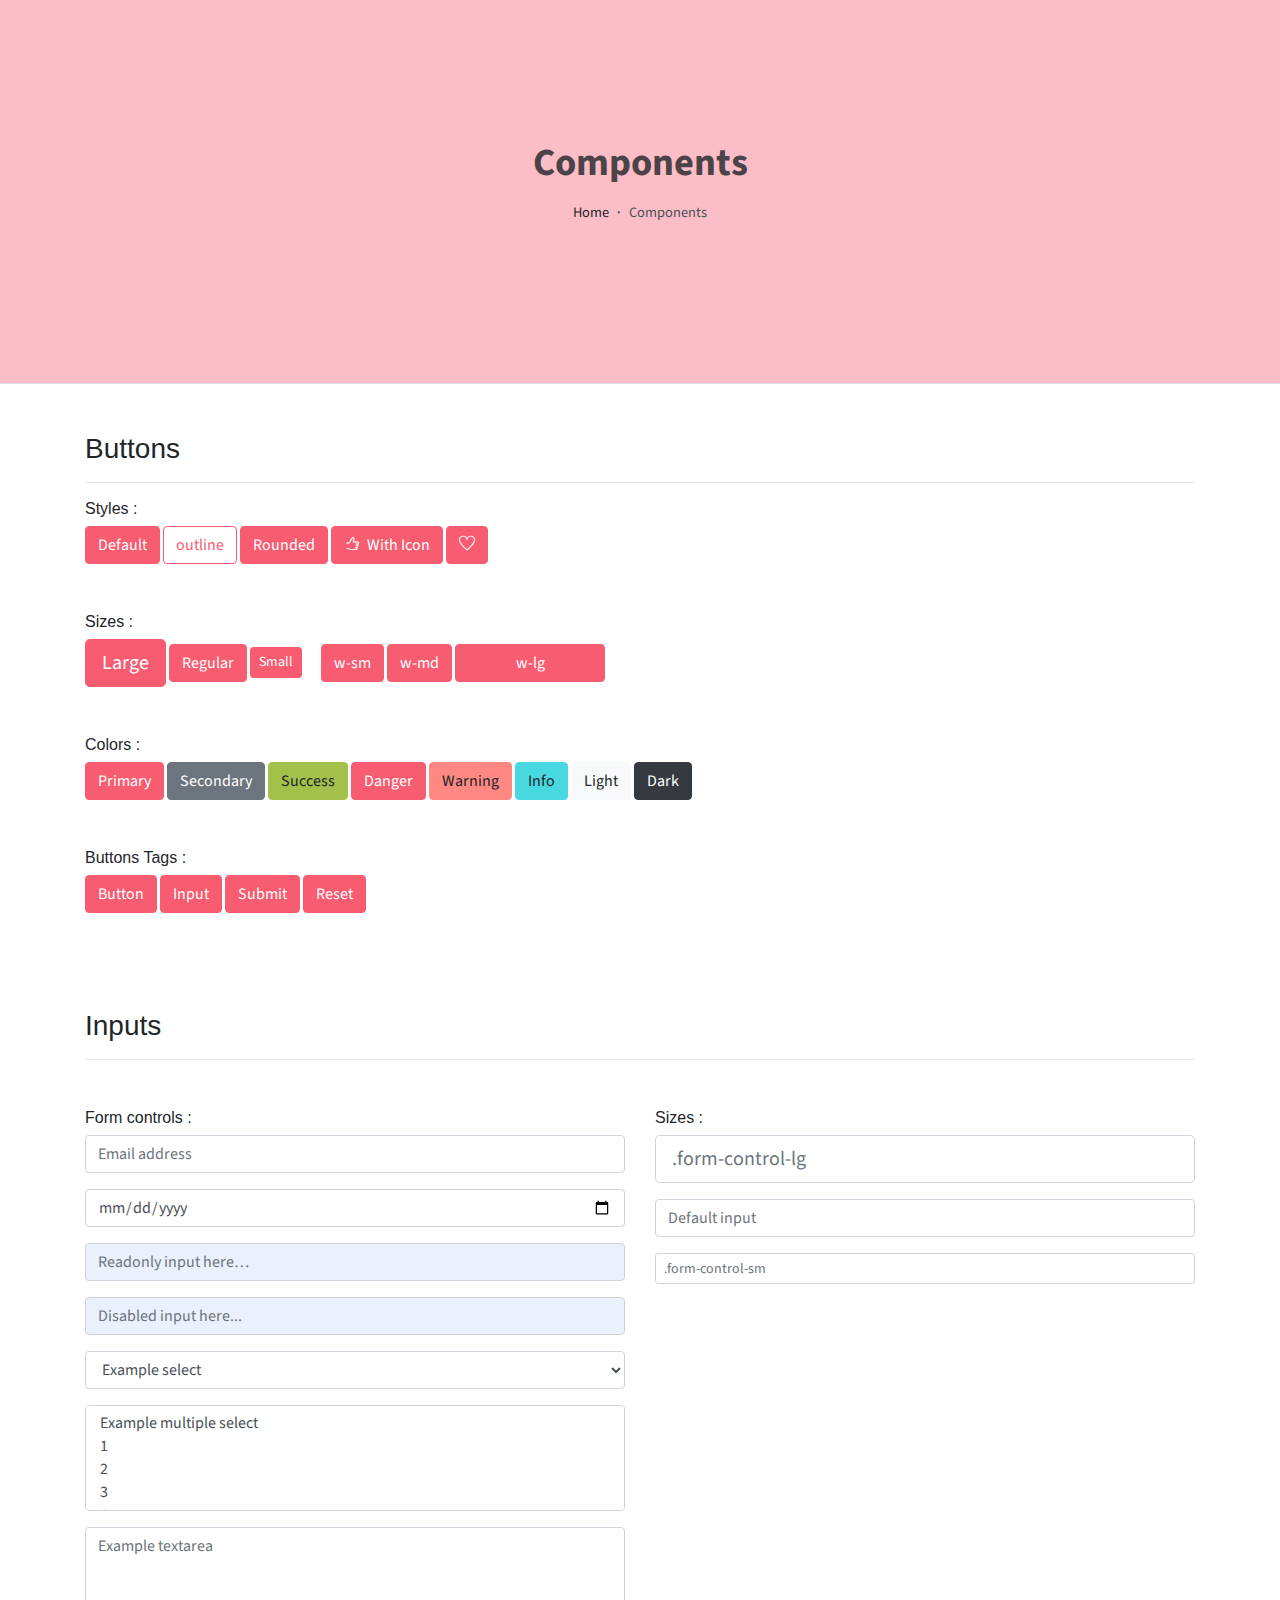
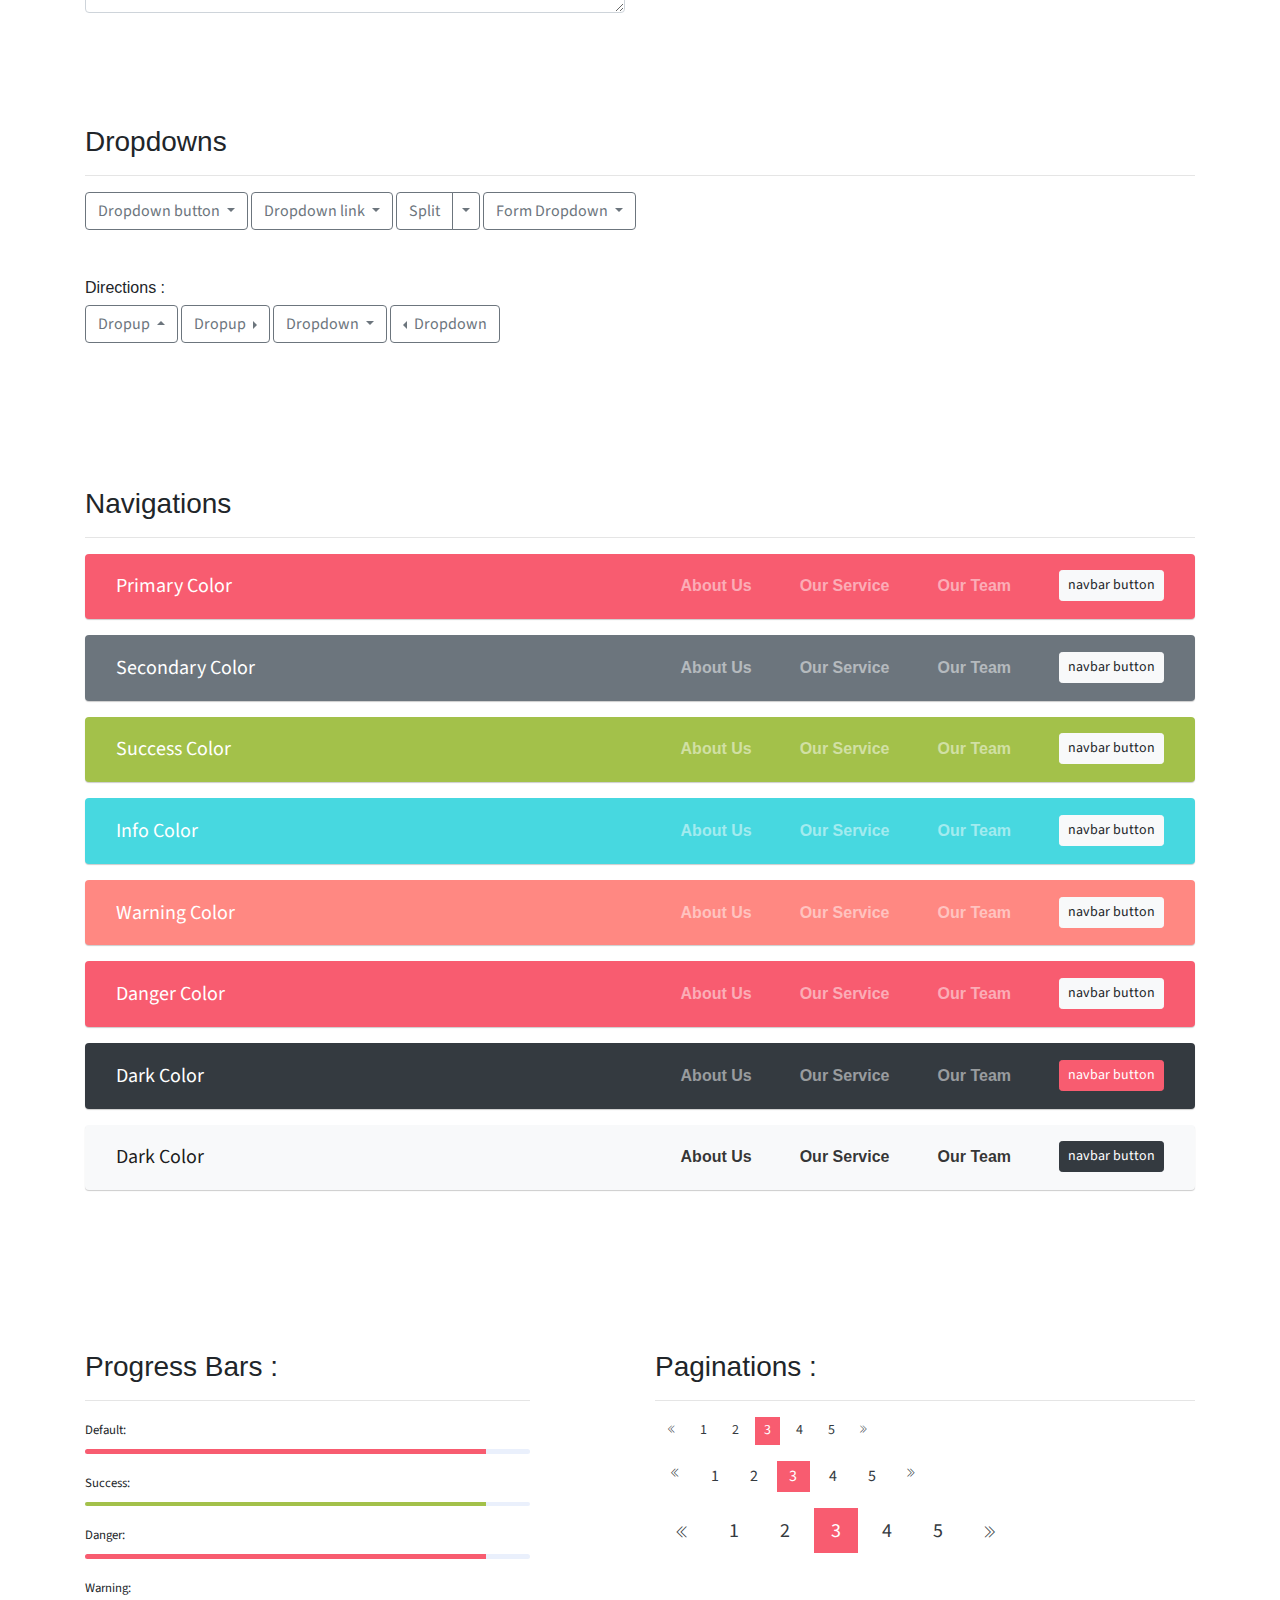
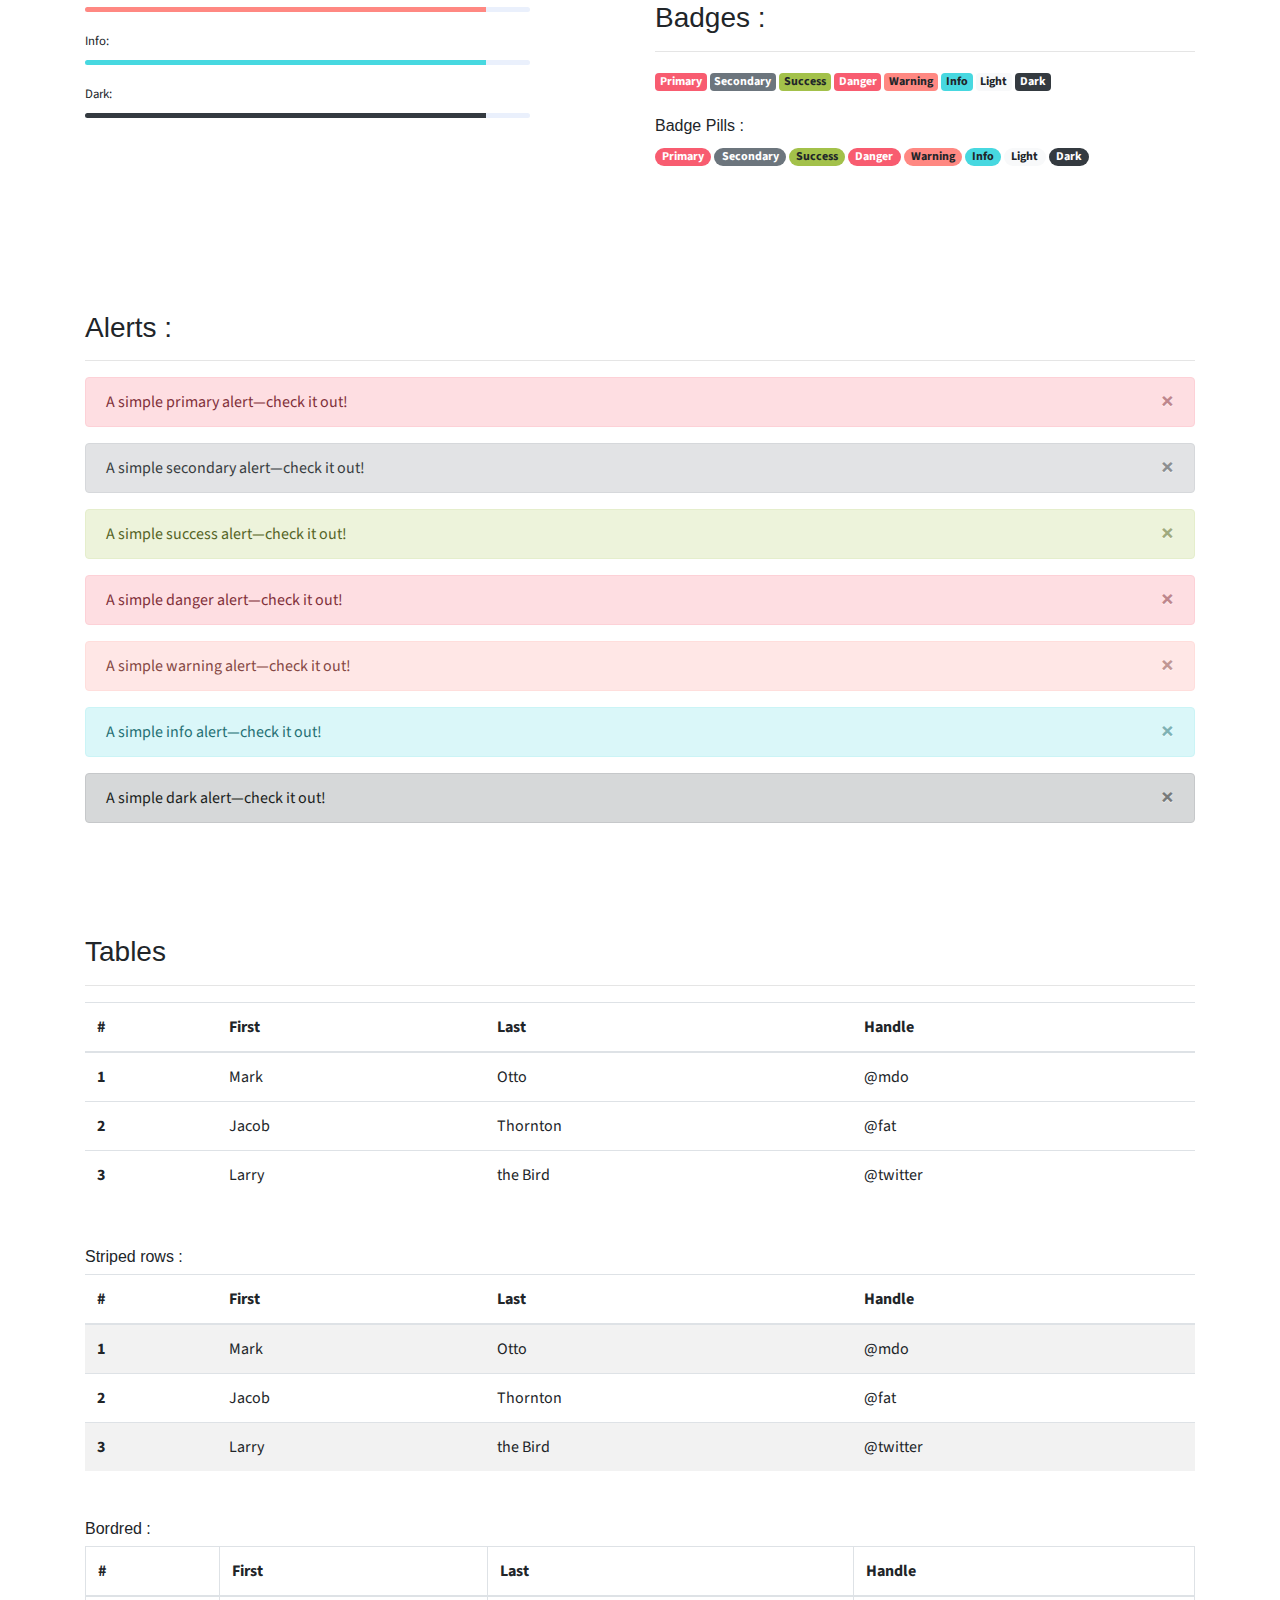
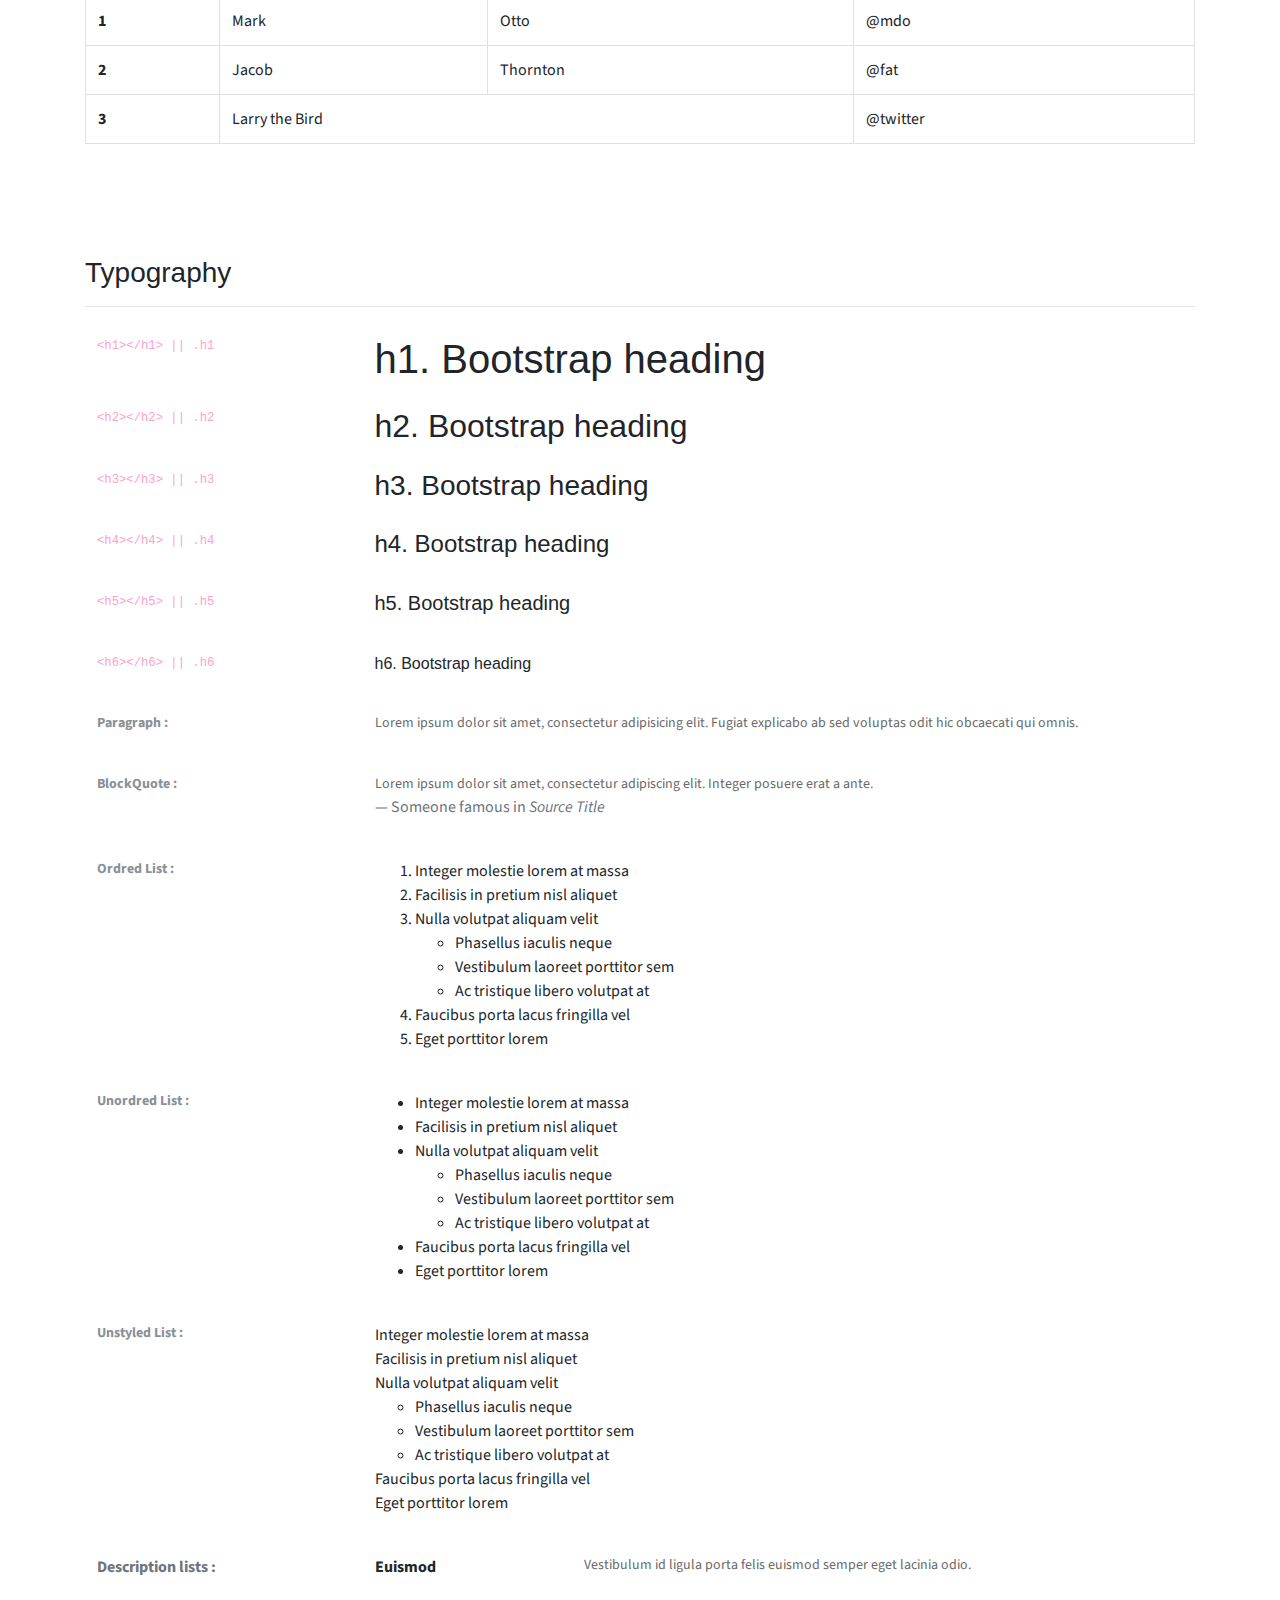
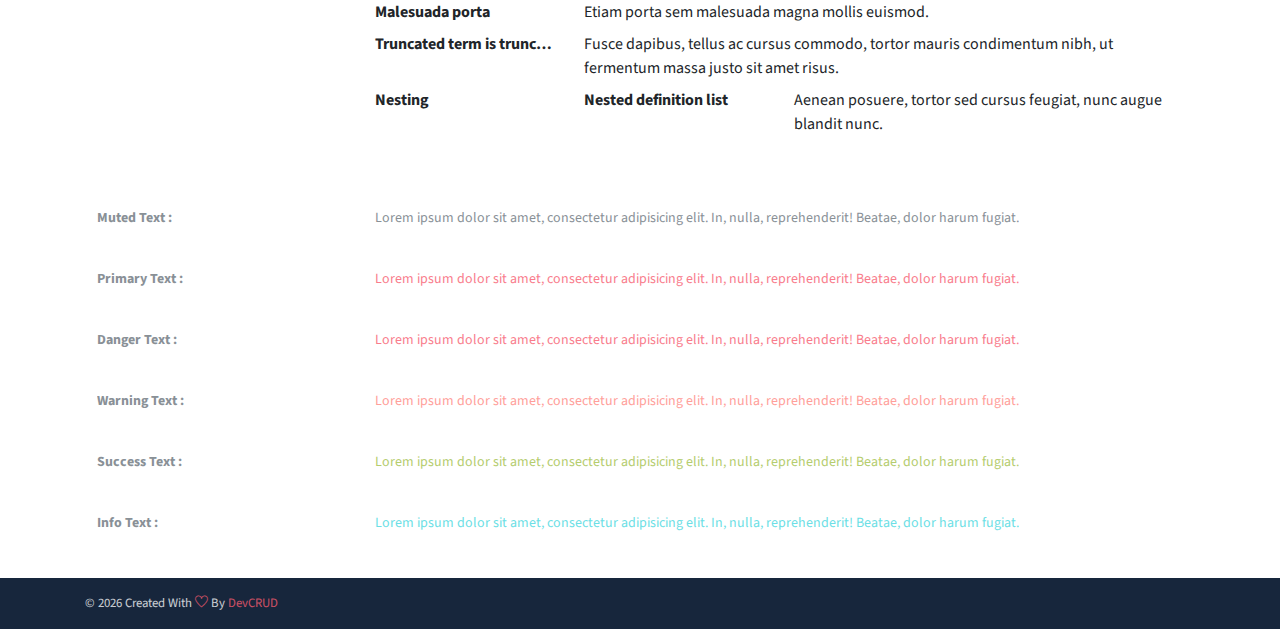
<file: yogesh/public_html/components.html>
<!DOCTYPE html>
<html lang="en">
<head>
   <meta charset="utf-8">
   <meta name="viewport" content="width=device-width, initial-scale=1, shrink-to-fit=no">
   <meta name="description" content="Start your development with JohnDoe landing page.">
   <meta name="author" content="Devcrud">
   <title>YogeshPatil Landing page | Components</title>
   <link rel="icon" href="assets/imgs/favicon.png" type="image/png">
   <!-- font icons -->
   <link rel="stylesheet" href="assets/vendors/themify-icons/css/themify-icons.css">
   <!-- Bootstrap + Steller  -->
   <link rel="stylesheet" href="assets/css/johndoe.css">
</head>
<body>

   <!-- Page Header -->
   <header class="header header-mini"> 
      <div class="header-title">Components</div> 
      <nav aria-label="breadcrumb">
         <ol class="breadcrumb">
            <li class="breadcrumb-item"><a href="/">Home</a></li>
            <li class="breadcrumb-item active" aria-current="page">Components</li>
         </ol>
      </nav>
   </header> <!-- End Of Page Header -->

   <!-- main content -->
   <div class="container">

      <!-- Buttons -->
      <h3 class="mt-5">Buttons</h3>
      <hr>
      <h6 class="section-secondary-title">Styles :</h6>
      <button class="btn btn-primary">Default</button>
      <button class="btn btn-outline-primary">outline</button>
      <button class="btn btn-primary rounded">Rounded</button>
      <button class="btn btn-primary rounded"><i class="ti-thumb-up pr-1"></i> With Icon</button>
      <button class="btn btn-primary circle"><i class="ti-heart"></i></button>

      <h6 class="section-secondary-title mt-5">Sizes :</h6>
      <button class="btn btn-primary btn-lg">Large</button>
      <button class="btn btn-primary ">Regular</button>
      <button class="btn btn-primary btn-sm">Small</button>
      <button class="btn btn-primary w-sm ml-3">w-sm</button>
      <button class="btn btn-primary w-md">w-md</button>
      <button class="btn btn-primary w-lg">w-lg</button>

      <h6 class="section-secondary-title mt-5">Colors :</h6>          
      <button type="button" class="btn btn-primary">Primary</button>
      <button type="button" class="btn btn-secondary">Secondary</button>
      <button type="button" class="btn btn-success">Success</button>
      <button type="button" class="btn btn-danger">Danger</button>
      <button type="button" class="btn btn-warning">Warning</button>
      <button type="button" class="btn btn-info">Info</button>
      <button type="button" class="btn btn-light">Light</button>
      <button type="button" class="btn btn-dark">Dark</button>

      <h6 class="section-secondary-title mt-5">Buttons Tags :</h6>
      <button class="btn btn-primary" type="submit">Button</button>
      <input class="btn btn-primary" type="button" value="Input">
      <input class="btn btn-primary" type="submit" value="Submit">
      <input class="btn btn-primary" type="reset" value="Reset">
      
      <!-- devider -->
      <div class="py-5"></div>

      <!-- Inputs -->
      <h3>Inputs</h3>
      <hr>
      <div class="row mt-5">
         <div class="col-md-6">
            <h6 class="section-secondary-title">Form controls :</h6>        
            <div class="form-group">
               <input type="email" class="form-control" id="exampleFormControlInput1" placeholder="Email address">
            </div>
            <div class="form-group">
               <input type="date" class="form-control" id="exampleFormControlInput1" placeholder="Date">
            </div>
            <div class="form-group">
               <input class="form-control" type="text" placeholder="Readonly input here…" readonly>
            </div>
            <div class="form-group">
               <input class="form-control" id="disabledInput" type="text" placeholder="Disabled input here..." disabled>
            </div>
            <div class="form-group">
               <select class="form-control" id="exampleFormControlSelect1">
                  <option>Example select</option>
                  <option>1</option>
                  <option>2</option>
                  <option>3</option>
                  <option>4</option>
                  <option>5</option>
               </select>
            </div>
            <div class="form-group">
               <select multiple class="form-control" id="exampleFormControlSelect2">
                  <option>Example multiple select</option>
                  <option>1</option>
                  <option>2</option>
                  <option>3</option>
                  <option>4</option>
                  <option>5</option>
               </select>
            </div>
            <div class="form-group">
               <textarea class="form-control" id="exampleFormControlTextarea1" rows="3" placeholder="Example textarea"></textarea>
            </div>
         </div>
         <div class="col-md-6">
            <h6 class="section-secondary-title">Sizes :</h6>    
            <div class="form-group">
               <input class="form-control form-control-lg" type="text" placeholder=".form-control-lg">             
            </div>
            <div class="form-group">
               <input class="form-control" type="text" placeholder="Default input">
            </div>
            <div class="form-group">
               <input class="form-control form-control-sm" type="text" placeholder=".form-control-sm"> 
            </div>
         </div>
      </div> <!-- end of inputs -->   

      <!-- devider -->
      <div class="py-5"></div>             

      <!-- Dropdowns -->
      <h3 class="components-section-title font-weight-normal">Dropdowns</h3>
      <hr>
      <div class="dropdown d-inline-block">
         <button class="btn btn-outline-secondary dropdown-toggle" type="button" id="dropdownMenuButton" data-toggle="dropdown" aria-haspopup="true" aria-expanded="false">
         Dropdown button
         </button>
         <div class="dropdown-menu" aria-labelledby="dropdownMenuButton">
         <a class="dropdown-item" href="#">Action</a>
         <a class="dropdown-item" href="#">Another action</a>
         <a class="dropdown-item" href="#">Something else here</a>
         </div>
      </div>
      <div class="dropdown d-inline-block">
         <a class="btn btn-outline-secondary dropdown-toggle" href="#" role="button" id="dropdownMenuLink" data-toggle="dropdown" aria-haspopup="true" aria-expanded="false">
            Dropdown link
         </a>
         <div class="dropdown-menu" aria-labelledby="dropdownMenuLink">
            <a class="dropdown-item" href="#">Action</a>
            <a class="dropdown-item" href="#">Another action</a>
            <a class="dropdown-item" href="#">Something else here</a>
         </div>
      </div>
      <div class="btn-group">
         <button type="button" class="btn btn-outline-secondary">Split</button>
         <button type="button" class="btn btn-outline-secondary dropdown-toggle dropdown-toggle-split" data-toggle="dropdown" aria-haspopup="true" aria-expanded="false">
         <span class="sr-only">Toggle Dropdown</span>
         </button>
         <div class="dropdown-menu">
            <a class="dropdown-item" href="#">Action</a>
            <a class="dropdown-item" href="#">Another action</a>
            <a class="dropdown-item" href="#">Something else here</a>
            <div class="dropdown-divider"></div>
            <a class="dropdown-item" href="#">Separated link</a>
         </div>
      </div>
      <div class="btn-group">
         <button class="btn btn-outline-secondary dropdown-toggle" type="button" id="dropdownMenuButton" data-toggle="dropdown" aria-haspopup="true" aria-expanded="false">
            Form Dropdown
         </button>
         <div class="dropdown-menu form">
            <form class="px-4 py-3">
               <div class="form-group">
                  <input type="email" class="form-control" id="exampleDropdownFormEmail1" placeholder="email@example.com">
               </div>
               <div class="form-group">
                  <input type="password" class="form-control" id="exampleDropdownFormPassword1" placeholder="Password">
               </div>
               <div class="form-check mb-3">
                  <input type="checkbox" class="form-check-input" id="dropdownCheck">
                  <label class="form-check-label" for="dropdownCheck">
                     Remember me
                  </label>
               </div>
               <button type="submit" class="btn btn-primary btn-block">Sign in</button>
            </form>
            <div class="dropdown-divider"></div>
            <a class="dropdown-item" href="#"><small>New around here? Sign up</small></a>
            <a class="dropdown-item" href="#"><small>Forgot password?</small></a>
         </div>
      </div>       
      <h6 class="section-secondary-title mt-5">Directions :</h6>  
      <div class="btn-group dropup">
         <button type="button" class="btn btn-outline-secondary dropdown-toggle" data-toggle="dropdown" aria-haspopup="true" aria-expanded="false">
            Dropup
         </button>
         <div class="dropdown-menu">
            <a class="dropdown-item" href="#">Action</a>
            <a class="dropdown-item" href="#">Another action</a>
            <a class="dropdown-item" href="#">Something else here</a>
            <div class="dropdown-divider"></div>
            <a class="dropdown-item" href="#">Separated link</a>
         </div>
      </div>
      <div class="btn-group dropright">
         <button type="button" class="btn btn-outline-secondary dropdown-toggle" data-toggle="dropdown" aria-haspopup="true" aria-expanded="false">
            Dropup
         </button>
         <div class="dropdown-menu">
            <a class="dropdown-item" href="#">Action</a>
            <a class="dropdown-item" href="#">Another action</a>
            <a class="dropdown-item" href="#">Something else here</a>
            <div class="dropdown-divider"></div>
            <a class="dropdown-item" href="#">Separated link</a>
         </div>
      </div>
      <div class="btn-group">
         <button type="button" class="btn btn-outline-secondary dropdown-toggle" data-toggle="dropdown" aria-haspopup="true" aria-expanded="false">
            Dropdown
         </button>
         <div class="dropdown-menu">
            <a class="dropdown-item" href="#">Action</a>
            <a class="dropdown-item" href="#">Another action</a>
            <a class="dropdown-item" href="#">Something else here</a>
            <div class="dropdown-divider"></div>
            <a class="dropdown-item" href="#">Separated link</a>
         </div>
      </div>
      <div class="btn-group dropleft">
         <button type="button" class="btn btn-outline-secondary dropdown-toggle" data-toggle="dropdown" aria-haspopup="true" aria-expanded="false">
            Dropdown
         </button>
         <div class="dropdown-menu">
            <a class="dropdown-item" href="#">Action</a>
            <a class="dropdown-item" href="#">Another action</a>
            <a class="dropdown-item" href="#">Something else here</a>
            <div class="dropdown-divider"></div>
            <a class="dropdown-item" href="#">Separated link</a>
         </div>
      </div> <!-- end of Dropdowns -->  

      <!-- devider -->
      <div class="py-5"></div>   

      <!-- navbars -->
      <h3 class="components-section-title font-weight-normal mt-5">Navigations</h3>
      <hr>
      <nav class="navbar navbar-expand-sm navbar-dark bg-primary rounded shadow mb-3">
         <div class="container">
            <a class="navbar-brand" href="#">Primary Color</a>
            <button class="navbar-toggler ml-auto" type="button" data-toggle="collapse" data-target="#navbarSupportedContent" aria-controls="navbarSupportedContent" aria-expanded="false" aria-label="Toggle navigation">
            <span class="navbar-toggler-icon"></span>
            </button>
            <div class="collapse navbar-collapse" id="navbarSupportedContent">
               <ul class="navbar-nav ml-auto"> 
                  <li class="nav-item">
                     <a class="nav-link" href="#about">About Us</a>
                  </li>
                  <li class="nav-item">
                     <a class="nav-link" href="#service">Our Service</a>
                  </li>
                  <li class="nav-item">
                     <a class="nav-link" href="#team">Our Team</a>
                  </li>
                  <li class="nav-item">
                     <a href="#book-table" class="ml-4 mt-1 btn btn-light btn-sm">navbar button</a>
                  </li>
               </ul>                       
            </div>
         </div>
      </nav>
      <nav class="navbar navbar-expand-sm navbar-dark bg-secondary rounded shadow mb-3">
         <div class="container">
            <a class="navbar-brand" href="#">Secondary Color</a>
            <button class="navbar-toggler ml-auto" type="button" data-toggle="collapse" data-target="#navbarSupportedContent" aria-controls="navbarSupportedContent" aria-expanded="false" aria-label="Toggle navigation">
            <span class="navbar-toggler-icon"></span>
            </button>
            <div class="collapse navbar-collapse" id="navbarSupportedContent">
               <ul class="navbar-nav ml-auto"> 
                  <li class="nav-item">
                     <a class="nav-link" href="#about">About Us</a>
                  </li>
                  <li class="nav-item">
                     <a class="nav-link" href="#service">Our Service</a>
                  </li>
                  <li class="nav-item">
                     <a class="nav-link" href="#team">Our Team</a>
                  </li>
                  <li class="nav-item">
                     <a href="#book-table" class="ml-4 mt-1 btn btn-light btn-sm">navbar button</a>
                  </li>
               </ul>                       
            </div>
         </div>
      </nav>
      <nav class="navbar navbar-expand-sm navbar-dark bg-success rounded shadow mb-3">
         <div class="container">
            <a class="navbar-brand" href="#">Success Color</a>
            <button class="navbar-toggler ml-auto" type="button" data-toggle="collapse" data-target="#navbarSupportedContent" aria-controls="navbarSupportedContent" aria-expanded="false" aria-label="Toggle navigation">
            <span class="navbar-toggler-icon"></span>
            </button>
            <div class="collapse navbar-collapse" id="navbarSupportedContent">
               <ul class="navbar-nav ml-auto"> 
                  <li class="nav-item">
                     <a class="nav-link" href="#about">About Us</a>
                  </li>
                  <li class="nav-item">
                     <a class="nav-link" href="#service">Our Service</a>
                  </li>
                  <li class="nav-item">
                     <a class="nav-link" href="#team">Our Team</a>
                  </li>
                  <li class="nav-item">
                     <a href="#book-table" class="ml-4 mt-1 btn btn-light btn-sm">navbar button</a>
                  </li>
               </ul>                       
            </div>
         </div>
      </nav>
      <nav class="navbar navbar-expand-sm navbar-dark bg-info rounded shadow mb-3">
         <div class="container">
            <a class="navbar-brand" href="#">Info Color</a>
            <button class="navbar-toggler ml-auto" type="button" data-toggle="collapse" data-target="#navbarSupportedContent" aria-controls="navbarSupportedContent" aria-expanded="false" aria-label="Toggle navigation">
            <span class="navbar-toggler-icon"></span>
            </button>
            <div class="collapse navbar-collapse" id="navbarSupportedContent">
               <ul class="navbar-nav ml-auto"> 
                  <li class="nav-item">
                     <a class="nav-link" href="#about">About Us</a>
                  </li>
                  <li class="nav-item">
                     <a class="nav-link" href="#service">Our Service</a>
                  </li>
                  <li class="nav-item">
                     <a class="nav-link" href="#team">Our Team</a>
                  </li>
                  <li class="nav-item">
                     <a href="#book-table" class="ml-4 mt-1 btn btn-light btn-sm">navbar button</a>
                  </li>
               </ul>                       
            </div>
         </div>
      </nav>
      <nav class="navbar navbar-expand-sm navbar-dark bg-warning rounded shadow mb-3">
         <div class="container">
            <a class="navbar-brand" href="#">Warning Color</a>
            <button class="navbar-toggler ml-auto" type="button" data-toggle="collapse" data-target="#navbarSupportedContent" aria-controls="navbarSupportedContent" aria-expanded="false" aria-label="Toggle navigation">
            <span class="navbar-toggler-icon"></span>
            </button>
            <div class="collapse navbar-collapse" id="navbarSupportedContent">
               <ul class="navbar-nav ml-auto"> 
                  <li class="nav-item">
                     <a class="nav-link" href="#about">About Us</a>
                  </li>
                  <li class="nav-item">
                     <a class="nav-link" href="#service">Our Service</a>
                  </li>
                  <li class="nav-item">
                     <a class="nav-link" href="#team">Our Team</a>
                  </li>
                  <li class="nav-item">
                     <a href="#book-table" class="ml-4 mt-1 btn btn-light btn-sm">navbar button</a>
                  </li>
               </ul>                       
            </div>
         </div>
      </nav>
      <nav class="navbar navbar-expand-sm navbar-dark bg-danger rounded shadow mb-3">
         <div class="container">
            <a class="navbar-brand" href="#">Danger Color</a>
            <button class="navbar-toggler ml-auto" type="button" data-toggle="collapse" data-target="#navbarSupportedContent" aria-controls="navbarSupportedContent" aria-expanded="false" aria-label="Toggle navigation">
            <span class="navbar-toggler-icon"></span>
            </button>
            <div class="collapse navbar-collapse" id="navbarSupportedContent">
               <ul class="navbar-nav ml-auto"> 
                  <li class="nav-item">
                     <a class="nav-link" href="#about">About Us</a>
                  </li>
                  <li class="nav-item">
                     <a class="nav-link" href="#service">Our Service</a>
                  </li>
                  <li class="nav-item">
                     <a class="nav-link" href="#team">Our Team</a>
                  </li>
                  <li class="nav-item">
                     <a href="#book-table" class="ml-4 mt-1 btn btn-light btn-sm">navbar button</a>
                  </li>
               </ul>                       
            </div>
         </div>
      </nav>
      <nav class="navbar navbar-expand-sm navbar-dark bg-dark rounded shadow mb-3">
         <div class="container">
            <a class="navbar-brand" href="#">Dark Color</a>
            <button class="navbar-toggler ml-auto" type="button" data-toggle="collapse" data-target="#navbarSupportedContent" aria-controls="navbarSupportedContent" aria-expanded="false" aria-label="Toggle navigation">
            <span class="navbar-toggler-icon"></span>
            </button>
            <div class="collapse navbar-collapse" id="navbarSupportedContent">
               <ul class="navbar-nav ml-auto"> 
                  <li class="nav-item">
                     <a class="nav-link" href="#about">About Us</a>
                  </li>
                  <li class="nav-item">
                     <a class="nav-link" href="#service">Our Service</a>
                  </li>
                  <li class="nav-item">
                     <a class="nav-link" href="#team">Our Team</a>
                  </li>
                  <li class="nav-item">
                     <a href="#book-table" class="ml-4 mt-1 btn btn-primary btn-sm">navbar button</a>
                  </li>
               </ul>                       
            </div>
         </div>
      </nav>
      <nav class="navbar navbar-expand-sm navbar-light bg-light rounded shadow mb-3">
         <div class="container">
            <a class="navbar-brand" href="#">Dark Color</a>
            <button class="navbar-toggler ml-auto" type="button" data-toggle="collapse" data-target="#navbarSupportedContent" aria-controls="navbarSupportedContent" aria-expanded="false" aria-label="Toggle navigation">
            <span class="navbar-toggler-icon"></span>
            </button>
            <div class="collapse navbar-collapse" id="navbarSupportedContent">
               <ul class="navbar-nav ml-auto"> 
                  <li class="nav-item">
                     <a class="nav-link" href="#about">About Us</a>
                  </li>
                  <li class="nav-item">
                     <a class="nav-link" href="#service">Our Service</a>
                  </li>
                  <li class="nav-item">
                     <a class="nav-link" href="#team">Our Team</a>
                  </li>
                  <li class="nav-item">
                     <a href="#book-table" class="ml-4 mt-1 btn btn-dark btn-sm">navbar button</a>
                  </li>
               </ul>                       
            </div>
         </div>
      </nav>
      <!-- End of navbars -->

      <!-- devider -->
      <div class="py-5"></div>   
      
      <!-- progress bars -->
      <div class="row justify-content-between">
         <div class="col-md-5">
            <h3 class="components-section-title font-weight-normal mt-5">Progress Bars :</h3>
            <hr>
            <small>Default: </small>
            <div class="progress mt-2 mb-3">
               <div class="progress-bar" role="progressbar" style="width: 90%" aria-valuenow="25" aria-valuemin="0" aria-valuemax="100"></div>
            </div>
            <small>Success:</small>
            <div class="progress mt-2 mb-3">
               <div class="progress-bar bg-success" role="progressbar" style="width: 90%" aria-valuenow="25" aria-valuemin="0" aria-valuemax="100"></div>
            </div>
            <small>Danger:</small>
            <div class="progress mt-2 mb-3">
               <div class="progress-bar bg-danger" role="progressbar" style="width: 90%" aria-valuenow="25" aria-valuemin="0" aria-valuemax="100"></div>
            </div>
            <small>Warning:</small>
            <div class="progress mt-2 mb-3">
               <div class="progress-bar bg-warning" role="progressbar" style="width: 90%" aria-valuenow="25" aria-valuemin="0" aria-valuemax="100"></div>
            </div>
            <small>Info:</small>
            <div class="progress mt-2 mb-3">
               <div class="progress-bar bg-info" role="progressbar" style="width: 90%" aria-valuenow="25" aria-valuemin="0" aria-valuemax="100"></div>
            </div>
            <small>Dark:</small>
            <div class="progress mt-2 mb-3">
               <div class="progress-bar bg-dark" role="progressbar" style="width: 90%" aria-valuenow="25" aria-valuemin="0" aria-valuemax="100"></div>
            </div>
         </div>
         <div class="col-md-6">
            <h3 class="components-section-title font-weight-normal mt-5">Paginations :</h3>
            <hr>
            <nav aria-label="Page navigation example">
               <ul class="pagination pagination-sm">
                  <li class="page-item"><a class="page-link" href="#"><i class="ti-angle-double-left"></i></a></li>
                  <li class="page-item"><a class="page-link" href="#">1</a></li>
                  <li class="page-item"><a class="page-link" href="#">2</a></li>
                  <li class="page-item active"><a class="page-link" href="#">3</a></li>
                  <li class="page-item"><a class="page-link" href="#">4</a></li>
                  <li class="page-item"><a class="page-link" href="#">5</a></li>
                  <li class="page-item"><a class="page-link" href="#"><i class="ti-angle-double-right"></i></a></li>
               </ul>
            </nav>
            <nav aria-label="Page navigation example">
               <ul class="pagination">
               <li class="page-item"><a class="page-link" href="#"><i class="ti-angle-double-left"></i></a></li>
                  <li class="page-item"><a class="page-link" href="#">1</a></li>
                  <li class="page-item"><a class="page-link" href="#">2</a></li>
                  <li class="page-item active"><a class="page-link" href="#">3</a></li>
                  <li class="page-item"><a class="page-link" href="#">4</a></li>
                  <li class="page-item"><a class="page-link" href="#">5</a></li>
                  <li class="page-item"><a class="page-link" href="#"><i class="ti-angle-double-right"></i></a></li>
               </ul>
            </nav>
            <nav aria-label="Page navigation example">
               <ul class="pagination pagination-lg">
                  <li class="page-item"><a class="page-link" href="#"><i class="ti-angle-double-left"></i></a></li>
                  <li class="page-item"><a class="page-link" href="#">1</a></li>
                  <li class="page-item"><a class="page-link" href="#">2</a></li>
                  <li class="page-item active"><a class="page-link" href="#">3</a></li>
                  <li class="page-item"><a class="page-link" href="#">4</a></li>
                  <li class="page-item"><a class="page-link" href="#">5</a></li>
                  <li class="page-item"><a class="page-link" href="#"><i class="ti-angle-double-right"></i></a></li>
               </ul>
            </nav>

            <!-- Badges -->
            <h3 class="components-section-title font-weight-normal mt-5">Badges :</h3>
            <hr>
            <span class="badge badge-primary">Primary</span>
            <span class="badge badge-secondary">Secondary</span>
            <span class="badge badge-success">Success</span>
            <span class="badge badge-danger">Danger</span>
            <span class="badge badge-warning">Warning</span>
            <span class="badge badge-info">Info</span>
            <span class="badge badge-light">Light</span>
            <span class="badge badge-dark">Dark</span>
            <h6 class="section-secondary-title mt-4 mb-2">Badge Pills :</h6>
            <span class="badge badge-pill badge-primary">Primary</span>
            <span class="badge badge-pill badge-secondary">Secondary</span>
            <span class="badge badge-pill badge-success">Success</span>
            <span class="badge badge-pill badge-danger">Danger</span>
            <span class="badge badge-pill badge-warning">Warning</span>
            <span class="badge badge-pill badge-info">Info</span>
            <span class="badge badge-pill badge-light">Light</span>
            <span class="badge badge-pill badge-dark">Dark</span>
         </div>
      </div> <!-- End of Progress bars -->

      <!-- devider -->
      <div class="py-5"></div>  

      <!-- Alerts -->
      <h3 class="components-section-title font-weight-normal mt-5">Alerts :</h3>
      <hr>
      <div class="alert alert-primary alert-dismissible fade show" role="alert">
         A simple primary alert—check it out!
         <button type="button" class="close" data-dismiss="alert" aria-label="Close">
            <span aria-hidden="true">&times;</span>
         </button>
      </div>
      <div class="alert alert-secondary alert-dismissible fade show" role="alert">
         A simple secondary alert—check it out!
         <button type="button" class="close" data-dismiss="alert" aria-label="Close">
            <span aria-hidden="true">&times;</span>
         </button>
      </div>
      <div class="alert alert-success alert-dismissible fade show" role="alert">
         A simple success alert—check it out!
         <button type="button" class="close" data-dismiss="alert" aria-label="Close">
            <span aria-hidden="true">&times;</span>
         </button>
      </div>
      <div class="alert alert-danger alert-dismissible fade show" role="alert">
         A simple danger alert—check it out!
         <button type="button" class="close" data-dismiss="alert" aria-label="Close">
            <span aria-hidden="true">&times;</span>
         </button>
      </div>
      <div class="alert alert-warning alert-dismissible fade show" role="alert">
         A simple warning alert—check it out!
         <button type="button" class="close" data-dismiss="alert" aria-label="Close">
            <span aria-hidden="true">&times;</span>
         </button>
      </div>
      <div class="alert alert-info alert-dismissible fade show" role="alert">
         A simple info alert—check it out!
         <button type="button" class="close" data-dismiss="alert" aria-label="Close">
            <span aria-hidden="true">&times;</span>
         </button>
      </div>
      <div class="alert alert-dark alert-dismissible fade show" role="alert">
         A simple dark alert—check it out!
         <button type="button" class="close" data-dismiss="alert" aria-label="Close">
            <span aria-hidden="true">&times;</span>
         </button>
      </div>
      <!-- end of alerts -->

      <!-- devider -->
      <div class="py-5"></div> 
   
      <!-- tables -->
      <h3 class="components-section-title">Tables</h3>
      <hr>
      <table class="table">
         <thead>
            <tr>
               <th scope="col">#</th>
               <th scope="col">First</th>
               <th scope="col">Last</th>
               <th scope="col">Handle</th>
            </tr>
         </thead>
         <tbody>
            <tr>
               <th scope="row">1</th>
               <td>Mark</td>
               <td>Otto</td>
               <td>@mdo</td>
            </tr>
            <tr>
               <th scope="row">2</th>
               <td>Jacob</td>
               <td>Thornton</td>
               <td>@fat</td>
            </tr>
            <tr>
               <th scope="row">3</th>
               <td>Larry</td>
               <td>the Bird</td>
               <td>@twitter</td>
            </tr>
         </tbody>
      </table>

      <h6 class="section-secondary-title mt-5">Striped rows :</h6>
      <table class="table table-striped">
         <thead>
            <tr>
               <th scope="col">#</th>
               <th scope="col">First</th>
               <th scope="col">Last</th>
               <th scope="col">Handle</th>
            </tr>
         </thead>
         <tbody>
            <tr>
               <th scope="row">1</th>
               <td>Mark</td>
               <td>Otto</td>
               <td>@mdo</td>
            </tr>
            <tr>
               <th scope="row">2</th>
               <td>Jacob</td>
               <td>Thornton</td>
               <td>@fat</td>
            </tr>
            <tr>
               <th scope="row">3</th>
               <td>Larry</td>
               <td>the Bird</td>
               <td>@twitter</td>
            </tr>
         </tbody>
      </table>

      <h6 class="section-secondary-title mt-5">Bordred :</h6>
      <table class="table table-bordered">
         <thead>
            <tr>
               <th scope="col">#</th>
               <th scope="col">First</th>
               <th scope="col">Last</th>
               <th scope="col">Handle</th>
            </tr>
         </thead>
         <tbody>
            <tr>
               <th scope="row">1</th>
               <td>Mark</td>
               <td>Otto</td>
               <td>@mdo</td>
            </tr>
            <tr>
               <th scope="row">2</th>
               <td>Jacob</td>
               <td>Thornton</td>
               <td>@fat</td>
            </tr>
            <tr>
               <th scope="row">3</th>
               <td colspan="2">Larry the Bird</td>
               <td>@twitter</td>
            </tr>
         </tbody>
      </table>
      <!-- end of tables -->

      <!-- devider -->
      <div class="py-5"></div> 

      <!-- typography -->
      <h3 class="components-section-title">Typography</h3>
      <hr>
     
      <table class="table table-borderless v-align-center">
         <tbody>
            <tr>
               <td>
                  <p><code class="highlighter-rouge">&lt;h1&gt;&lt;/h1&gt; || .h1</code></p>
               </td>
               <td class="w-75"><span class="h1">h1. Bootstrap heading</span></td>
            </tr>
            <tr>
               <td>
                  <p><code class="highlighter-rouge">&lt;h2&gt;&lt;/h2&gt; || .h2</code></p>
               </td>
               <td><span class="h2">h2. Bootstrap heading</span></td>
            </tr>
            <tr>
               <td>
                  <p><code class="highlighter-rouge">&lt;h3&gt;&lt;/h3&gt; || .h3</code></p>
               </td>
               <td><span class="h3">h3. Bootstrap heading</span></td>
            </tr>
            <tr>
               <td>
                  <p><code class="highlighter-rouge">&lt;h4&gt;&lt;/h4&gt; || .h4</code></p>
               </td>
               <td><span class="h4">h4. Bootstrap heading</span></td>
            </tr>
            <tr>
               <td>
                  <p><code class="highlighter-rouge">&lt;h5&gt;&lt;/h5&gt; || .h5</code></p>
               </td>
               <td><span class="h5">h5. Bootstrap heading</span></td>
            </tr>
            <tr>
               <td>
                  <p><code class="highlighter-rouge">&lt;h6&gt;&lt;/h6&gt; || .h6</code></p>
               </td>
               <td><span class="h6">h6. Bootstrap heading</span></td>
            </tr>
            <tr>
               <td>
                  <p class="font-weight-bold text-muted">Paragraph :</p>
               </td>
               <td><p>Lorem ipsum dolor sit amet, consectetur adipisicing elit. Fugiat explicabo ab sed voluptas odit hic obcaecati qui omnis.</p></td>
            </tr>
            <tr>
               <td>
                  <p class="font-weight-bold text-muted">BlockQuote :</p>
               </td>
               <td>
                  <blockquote class="blockquote">
                     <p class="mb-0">Lorem ipsum dolor sit amet, consectetur adipiscing elit. Integer posuere erat a ante.</p>
                     <footer class="blockquote-footer">Someone famous in <cite title="Source Title">Source Title</cite></footer>
                  </blockquote>
               </td>
            </tr>

            
            <tr>
               <td><p class="font-weight-bold text-muted">Ordred List :</p></td>
               <td>
                  <ol>
                     <li>Integer molestie lorem at massa</li>
                     <li>Facilisis in pretium nisl aliquet</li>
                     <li>Nulla volutpat aliquam velit
                        <ul>
                           <li>Phasellus iaculis neque</li>
                           <li>Vestibulum laoreet porttitor sem</li>
                           <li>Ac tristique libero volutpat at</li>
                        </ul>
                     </li>
                     <li>Faucibus porta lacus fringilla vel</li>
                     <li>Eget porttitor lorem</li>
                  </ol>
               </td>
            </tr>
            <tr>
               <td><p class="font-weight-bold text-muted">Unordred List :</p></td>
               <td>
                  <ul >
                     <li>Integer molestie lorem at massa</li>
                     <li>Facilisis in pretium nisl aliquet</li>
                     <li>Nulla volutpat aliquam velit
                        <ul>
                           <li>Phasellus iaculis neque</li>
                           <li>Vestibulum laoreet porttitor sem</li>
                           <li>Ac tristique libero volutpat at</li>
                        </ul>
                     </li>
                     <li>Faucibus porta lacus fringilla vel</li>
                     <li>Eget porttitor lorem</li>
                  </ul>
               </td>
            </tr>
            <tr>
               <td><p class="font-weight-bold text-muted">Unstyled List :</p></td>
               <td>
                  <ul class="list-unstyled">
                     <li>Integer molestie lorem at massa</li>
                     <li>Facilisis in pretium nisl aliquet</li>
                     <li>Nulla volutpat aliquam velit
                        <ul>
                           <li>Phasellus iaculis neque</li>
                           <li>Vestibulum laoreet porttitor sem</li>
                           <li>Ac tristique libero volutpat at</li>
                        </ul>
                     </li>
                     <li>Faucibus porta lacus fringilla vel</li>
                     <li>Eget porttitor lorem</li>
                  </ul>
               </td>
            </tr>
            <tr>
               <td class="font-weight-bold text-muted">Description lists : </td>
               <td>
                  <dl class="row">
                     <dt class="col-sm-3">Euismod</dt>
                     <dd class="col-sm-9">
                        <p>Vestibulum id ligula porta felis euismod semper eget lacinia odio.</p>
                     </dd>

                     <dt class="col-sm-3">Malesuada porta</dt>
                     <dd class="col-sm-9">Etiam porta sem malesuada magna mollis euismod.</dd>

                     <dt class="col-sm-3 text-truncate">Truncated term is truncated</dt>
                     <dd class="col-sm-9">Fusce dapibus, tellus ac cursus commodo, tortor mauris condimentum nibh, ut fermentum massa justo sit amet risus.</dd>

                     <dt class="col-sm-3">Nesting</dt>
                     <dd class="col-sm-9">
                        <dl class="row">
                           <dt class="col-sm-4">Nested definition list</dt>
                           <dd class="col-sm-8">Aenean posuere, tortor sed cursus feugiat, nunc augue blandit nunc.</dd>
                        </dl>
                     </dd>
                  </dl>
               </td>
            </tr>
            <tr>
               <td>
                  <p class="font-weight-bold text-muted">Muted Text :</p>
               </td>
               <td>
                  <p class="text-muted">Lorem ipsum dolor sit amet, consectetur adipisicing elit. In, nulla, reprehenderit! Beatae, dolor harum fugiat.</p>
               </td>
            </tr>
            <tr>
               <td>
                  <p class="font-weight-bold text-muted">Primary Text :</p>
               </td>
               <td>
                  <p class="text-primary">Lorem ipsum dolor sit amet, consectetur adipisicing elit. In, nulla, reprehenderit! Beatae, dolor harum fugiat.</p>
               </td>
            </tr>
            <tr>
               <td>
                  <p class="font-weight-bold text-muted">Danger Text :</p>
               </td>
               <td>
                  <p class="text-danger">Lorem ipsum dolor sit amet, consectetur adipisicing elit. In, nulla, reprehenderit! Beatae, dolor harum fugiat.</p>
               </td>
            </tr>
            <tr>
               <td>
                  <p class="font-weight-bold text-muted">Warning Text :</p>
               </td>
               <td>
                  <p class="text-warning">Lorem ipsum dolor sit amet, consectetur adipisicing elit. In, nulla, reprehenderit! Beatae, dolor harum fugiat.</p>
               </td>
            </tr>
            <tr>
               <td>
                  <p class="font-weight-bold text-muted">Success Text :</p>
               </td>
               <td>
                  <p class="text-success">Lorem ipsum dolor sit amet, consectetur adipisicing elit. In, nulla, reprehenderit! Beatae, dolor harum fugiat.</p>
               </td>
            </tr>
            <tr>
               <td>
                  <p class="font-weight-bold text-muted">Info Text :</p>
               </td>
               <td>
                  <p class="text-info">Lorem ipsum dolor sit amet, consectetur adipisicing elit. In, nulla, reprehenderit! Beatae, dolor harum fugiat.</p>
               </td>
            </tr>
         </tbody>
      </table>
   </div>
   <!-- end of typography -->

   <!-- Page Footer -->
   <footer class="footer py-3">
        <div class="container">
            <p class="small mb-0 text-light">
                &copy; <script>document.write(new Date().getFullYear())</script> Created With <i class="ti-heart text-danger"></i> By <a href="http://devcrud.com" target="_blank"><span class="text-danger" title="Bootstrap 4 Themes and Dashboards">DevCRUD</span></a> 
            </p>
        </div>
    </footer>
   <!-- End of Page Footer -->  
   
   <!-- core  -->
   <script src="assets/vendors/jquery/jquery-3.4.1.js"></script>
   <script src="assets/vendors/bootstrap/bootstrap.bundle.js"></script>

</body>
</html>
</file>
<file: yogesh/public_html/assets/vendors/themify-icons/css/themify-icons.css>
@font-face {
	font-family: 'themify';
	src:url("../fonts/themify.eot?-fvbane");
	src:url("../fonts/themify.eot?#iefix-fvbane") format("embedded-opentype"),
		url("../fonts/themify.woff?-fvbane") format("woff"),
		url("../fonts/themify.ttf?-fvbane") format("truetype"),
		url("../fonts/themify.svg?-fvbane#themify") format("svg");
	font-weight: normal;
	font-style: normal;
}

[class^="ti-"], [class*=" ti-"] {
	font-family: 'themify';
	speak: none;
	font-style: normal;
	font-weight: normal;
	font-variant: normal;
	text-transform: none;
	line-height: 1;

	/* Better Font Rendering =========== */
	-webkit-font-smoothing: antialiased;
	-moz-osx-font-smoothing: grayscale;
}

.ti-wand:before {
	content: "\e600";
}
.ti-volume:before {
	content: "\e601";
}
.ti-user:before {
	content: "\e602";
}
.ti-unlock:before {
	content: "\e603";
}
.ti-unlink:before {
	content: "\e604";
}
.ti-trash:before {
	content: "\e605";
}
.ti-thought:before {
	content: "\e606";
}
.ti-target:before {
	content: "\e607";
}
.ti-tag:before {
	content: "\e608";
}
.ti-tablet:before {
	content: "\e609";
}
.ti-star:before {
	content: "\e60a";
}
.ti-spray:before {
	content: "\e60b";
}
.ti-signal:before {
	content: "\e60c";
}
.ti-shopping-cart:before {
	content: "\e60d";
}
.ti-shopping-cart-full:before {
	content: "\e60e";
}
.ti-settings:before {
	content: "\e60f";
}
.ti-search:before {
	content: "\e610";
}
.ti-zoom-in:before {
	content: "\e611";
}
.ti-zoom-out:before {
	content: "\e612";
}
.ti-cut:before {
	content: "\e613";
}
.ti-ruler:before {
	content: "\e614";
}
.ti-ruler-pencil:before {
	content: "\e615";
}
.ti-ruler-alt:before {
	content: "\e616";
}
.ti-bookmark:before {
	content: "\e617";
}
.ti-bookmark-alt:before {
	content: "\e618";
}
.ti-reload:before {
	content: "\e619";
}
.ti-plus:before {
	content: "\e61a";
}
.ti-pin:before {
	content: "\e61b";
}
.ti-pencil:before {
	content: "\e61c";
}
.ti-pencil-alt:before {
	content: "\e61d";
}
.ti-paint-roller:before {
	content: "\e61e";
}
.ti-paint-bucket:before {
	content: "\e61f";
}
.ti-na:before {
	content: "\e620";
}
.ti-mobile:before {
	content: "\e621";
}
.ti-minus:before {
	content: "\e622";
}
.ti-medall:before {
	content: "\e623";
}
.ti-medall-alt:before {
	content: "\e624";
}
.ti-marker:before {
	content: "\e625";
}
.ti-marker-alt:before {
	content: "\e626";
}
.ti-arrow-up:before {
	content: "\e627";
}
.ti-arrow-right:before {
	content: "\e628";
}
.ti-arrow-left:before {
	content: "\e629";
}
.ti-arrow-down:before {
	content: "\e62a";
}
.ti-lock:before {
	content: "\e62b";
}
.ti-location-arrow:before {
	content: "\e62c";
}
.ti-link:before {
	content: "\e62d";
}
.ti-layout:before {
	content: "\e62e";
}
.ti-layers:before {
	content: "\e62f";
}
.ti-layers-alt:before {
	content: "\e630";
}
.ti-key:before {
	content: "\e631";
}
.ti-import:before {
	content: "\e632";
}
.ti-image:before {
	content: "\e633";
}
.ti-heart:before {
	content: "\e634";
}
.ti-heart-broken:before {
	content: "\e635";
}
.ti-hand-stop:before {
	content: "\e636";
}
.ti-hand-open:before {
	content: "\e637";
}
.ti-hand-drag:before {
	content: "\e638";
}
.ti-folder:before {
	content: "\e639";
}
.ti-flag:before {
	content: "\e63a";
}
.ti-flag-alt:before {
	content: "\e63b";
}
.ti-flag-alt-2:before {
	content: "\e63c";
}
.ti-eye:before {
	content: "\e63d";
}
.ti-export:before {
	content: "\e63e";
}
.ti-exchange-vertical:before {
	content: "\e63f";
}
.ti-desktop:before {
	content: "\e640";
}
.ti-cup:before {
	content: "\e641";
}
.ti-crown:before {
	content: "\e642";
}
.ti-comments:before {
	content: "\e643";
}
.ti-comment:before {
	content: "\e644";
}
.ti-comment-alt:before {
	content: "\e645";
}
.ti-close:before {
	content: "\e646";
}
.ti-clip:before {
	content: "\e647";
}
.ti-angle-up:before {
	content: "\e648";
}
.ti-angle-right:before {
	content: "\e649";
}
.ti-angle-left:before {
	content: "\e64a";
}
.ti-angle-down:before {
	content: "\e64b";
}
.ti-check:before {
	content: "\e64c";
}
.ti-check-box:before {
	content: "\e64d";
}
.ti-camera:before {
	content: "\e64e";
}
.ti-announcement:before {
	content: "\e64f";
}
.ti-brush:before {
	content: "\e650";
}
.ti-briefcase:before {
	content: "\e651";
}
.ti-bolt:before {
	content: "\e652";
}
.ti-bolt-alt:before {
	content: "\e653";
}
.ti-blackboard:before {
	content: "\e654";
}
.ti-bag:before {
	content: "\e655";
}
.ti-move:before {
	content: "\e656";
}
.ti-arrows-vertical:before {
	content: "\e657";
}
.ti-arrows-horizontal:before {
	content: "\e658";
}
.ti-fullscreen:before {
	content: "\e659";
}
.ti-arrow-top-right:before {
	content: "\e65a";
}
.ti-arrow-top-left:before {
	content: "\e65b";
}
.ti-arrow-circle-up:before {
	content: "\e65c";
}
.ti-arrow-circle-right:before {
	content: "\e65d";
}
.ti-arrow-circle-left:before {
	content: "\e65e";
}
.ti-arrow-circle-down:before {
	content: "\e65f";
}
.ti-angle-double-up:before {
	content: "\e660";
}
.ti-angle-double-right:before {
	content: "\e661";
}
.ti-angle-double-left:before {
	content: "\e662";
}
.ti-angle-double-down:before {
	content: "\e663";
}
.ti-zip:before {
	content: "\e664";
}
.ti-world:before {
	content: "\e665";
}
.ti-wheelchair:before {
	content: "\e666";
}
.ti-view-list:before {
	content: "\e667";
}
.ti-view-list-alt:before {
	content: "\e668";
}
.ti-view-grid:before {
	content: "\e669";
}
.ti-uppercase:before {
	content: "\e66a";
}
.ti-upload:before {
	content: "\e66b";
}
.ti-underline:before {
	content: "\e66c";
}
.ti-truck:before {
	content: "\e66d";
}
.ti-timer:before {
	content: "\e66e";
}
.ti-ticket:before {
	content: "\e66f";
}
.ti-thumb-up:before {
	content: "\e670";
}
.ti-thumb-down:before {
	content: "\e671";
}
.ti-text:before {
	content: "\e672";
}
.ti-stats-up:before {
	content: "\e673";
}
.ti-stats-down:before {
	content: "\e674";
}
.ti-split-v:before {
	content: "\e675";
}
.ti-split-h:before {
	content: "\e676";
}
.ti-smallcap:before {
	content: "\e677";
}
.ti-shine:before {
	content: "\e678";
}
.ti-shift-right:before {
	content: "\e679";
}
.ti-shift-left:before {
	content: "\e67a";
}
.ti-shield:before {
	content: "\e67b";
}
.ti-notepad:before {
	content: "\e67c";
}
.ti-server:before {
	content: "\e67d";
}
.ti-quote-right:before {
	content: "\e67e";
}
.ti-quote-left:before {
	content: "\e67f";
}
.ti-pulse:before {
	content: "\e680";
}
.ti-printer:before {
	content: "\e681";
}
.ti-power-off:before {
	content: "\e682";
}
.ti-plug:before {
	content: "\e683";
}
.ti-pie-chart:before {
	content: "\e684";
}
.ti-paragraph:before {
	content: "\e685";
}
.ti-panel:before {
	content: "\e686";
}
.ti-package:before {
	content: "\e687";
}
.ti-music:before {
	content: "\e688";
}
.ti-music-alt:before {
	content: "\e689";
}
.ti-mouse:before {
	content: "\e68a";
}
.ti-mouse-alt:before {
	content: "\e68b";
}
.ti-money:before {
	content: "\e68c";
}
.ti-microphone:before {
	content: "\e68d";
}
.ti-menu:before {
	content: "\e68e";
}
.ti-menu-alt:before {
	content: "\e68f";
}
.ti-map:before {
	content: "\e690";
}
.ti-map-alt:before {
	content: "\e691";
}
.ti-loop:before {
	content: "\e692";
}
.ti-location-pin:before {
	content: "\e693";
}
.ti-list:before {
	content: "\e694";
}
.ti-light-bulb:before {
	content: "\e695";
}
.ti-Italic:before {
	content: "\e696";
}
.ti-info:before {
	content: "\e697";
}
.ti-infinite:before {
	content: "\e698";
}
.ti-id-badge:before {
	content: "\e699";
}
.ti-hummer:before {
	content: "\e69a";
}
.ti-home:before {
	content: "\e69b";
}
.ti-help:before {
	content: "\e69c";
}
.ti-headphone:before {
	content: "\e69d";
}
.ti-harddrives:before {
	content: "\e69e";
}
.ti-harddrive:before {
	content: "\e69f";
}
.ti-gift:before {
	content: "\e6a0";
}
.ti-game:before {
	content: "\e6a1";
}
.ti-filter:before {
	content: "\e6a2";
}
.ti-files:before {
	content: "\e6a3";
}
.ti-file:before {
	content: "\e6a4";
}
.ti-eraser:before {
	content: "\e6a5";
}
.ti-envelope:before {
	content: "\e6a6";
}
.ti-download:before {
	content: "\e6a7";
}
.ti-direction:before {
	content: "\e6a8";
}
.ti-direction-alt:before {
	content: "\e6a9";
}
.ti-dashboard:before {
	content: "\e6aa";
}
.ti-control-stop:before {
	content: "\e6ab";
}
.ti-control-shuffle:before {
	content: "\e6ac";
}
.ti-control-play:before {
	content: "\e6ad";
}
.ti-control-pause:before {
	content: "\e6ae";
}
.ti-control-forward:before {
	content: "\e6af";
}
.ti-control-backward:before {
	content: "\e6b0";
}
.ti-cloud:before {
	content: "\e6b1";
}
.ti-cloud-up:before {
	content: "\e6b2";
}
.ti-cloud-down:before {
	content: "\e6b3";
}
.ti-clipboard:before {
	content: "\e6b4";
}
.ti-car:before {
	content: "\e6b5";
}
.ti-calendar:before {
	content: "\e6b6";
}
.ti-book:before {
	content: "\e6b7";
}
.ti-bell:before {
	content: "\e6b8";
}
.ti-basketball:before {
	content: "\e6b9";
}
.ti-bar-chart:before {
	content: "\e6ba";
}
.ti-bar-chart-alt:before {
	content: "\e6bb";
}
.ti-back-right:before {
	content: "\e6bc";
}
.ti-back-left:before {
	content: "\e6bd";
}
.ti-arrows-corner:before {
	content: "\e6be";
}
.ti-archive:before {
	content: "\e6bf";
}
.ti-anchor:before {
	content: "\e6c0";
}
.ti-align-right:before {
	content: "\e6c1";
}
.ti-align-left:before {
	content: "\e6c2";
}
.ti-align-justify:before {
	content: "\e6c3";
}
.ti-align-center:before {
	content: "\e6c4";
}
.ti-alert:before {
	content: "\e6c5";
}
.ti-alarm-clock:before {
	content: "\e6c6";
}
.ti-agenda:before {
	content: "\e6c7";
}
.ti-write:before {
	content: "\e6c8";
}
.ti-window:before {
	content: "\e6c9";
}
.ti-widgetized:before {
	content: "\e6ca";
}
.ti-widget:before {
	content: "\e6cb";
}
.ti-widget-alt:before {
	content: "\e6cc";
}
.ti-wallet:before {
	content: "\e6cd";
}
.ti-video-clapper:before {
	content: "\e6ce";
}
.ti-video-camera:before {
	content: "\e6cf";
}
.ti-vector:before {
	content: "\e6d0";
}
.ti-themify-logo:before {
	content: "\e6d1";
}
.ti-themify-favicon:before {
	content: "\e6d2";
}
.ti-themify-favicon-alt:before {
	content: "\e6d3";
}
.ti-support:before {
	content: "\e6d4";
}
.ti-stamp:before {
	content: "\e6d5";
}
.ti-split-v-alt:before {
	content: "\e6d6";
}
.ti-slice:before {
	content: "\e6d7";
}
.ti-shortcode:before {
	content: "\e6d8";
}
.ti-shift-right-alt:before {
	content: "\e6d9";
}
.ti-shift-left-alt:before {
	content: "\e6da";
}
.ti-ruler-alt-2:before {
	content: "\e6db";
}
.ti-receipt:before {
	content: "\e6dc";
}
.ti-pin2:before {
	content: "\e6dd";
}
.ti-pin-alt:before {
	content: "\e6de";
}
.ti-pencil-alt2:before {
	content: "\e6df";
}
.ti-palette:before {
	content: "\e6e0";
}
.ti-more:before {
	content: "\e6e1";
}
.ti-more-alt:before {
	content: "\e6e2";
}
.ti-microphone-alt:before {
	content: "\e6e3";
}
.ti-magnet:before {
	content: "\e6e4";
}
.ti-line-double:before {
	content: "\e6e5";
}
.ti-line-dotted:before {
	content: "\e6e6";
}
.ti-line-dashed:before {
	content: "\e6e7";
}
.ti-layout-width-full:before {
	content: "\e6e8";
}
.ti-layout-width-default:before {
	content: "\e6e9";
}
.ti-layout-width-default-alt:before {
	content: "\e6ea";
}
.ti-layout-tab:before {
	content: "\e6eb";
}
.ti-layout-tab-window:before {
	content: "\e6ec";
}
.ti-layout-tab-v:before {
	content: "\e6ed";
}
.ti-layout-tab-min:before {
	content: "\e6ee";
}
.ti-layout-slider:before {
	content: "\e6ef";
}
.ti-layout-slider-alt:before {
	content: "\e6f0";
}
.ti-layout-sidebar-right:before {
	content: "\e6f1";
}
.ti-layout-sidebar-none:before {
	content: "\e6f2";
}
.ti-layout-sidebar-left:before {
	content: "\e6f3";
}
.ti-layout-placeholder:before {
	content: "\e6f4";
}
.ti-layout-menu:before {
	content: "\e6f5";
}
.ti-layout-menu-v:before {
	content: "\e6f6";
}
.ti-layout-menu-separated:before {
	content: "\e6f7";
}
.ti-layout-menu-full:before {
	content: "\e6f8";
}
.ti-layout-media-right-alt:before {
	content: "\e6f9";
}
.ti-layout-media-right:before {
	content: "\e6fa";
}
.ti-layout-media-overlay:before {
	content: "\e6fb";
}
.ti-layout-media-overlay-alt:before {
	content: "\e6fc";
}
.ti-layout-media-overlay-alt-2:before {
	content: "\e6fd";
}
.ti-layout-media-left-alt:before {
	content: "\e6fe";
}
.ti-layout-media-left:before {
	content: "\e6ff";
}
.ti-layout-media-center-alt:before {
	content: "\e700";
}
.ti-layout-media-center:before {
	content: "\e701";
}
.ti-layout-list-thumb:before {
	content: "\e702";
}
.ti-layout-list-thumb-alt:before {
	content: "\e703";
}
.ti-layout-list-post:before {
	content: "\e704";
}
.ti-layout-list-large-image:before {
	content: "\e705";
}
.ti-layout-line-solid:before {
	content: "\e706";
}
.ti-layout-grid4:before {
	content: "\e707";
}
.ti-layout-grid3:before {
	content: "\e708";
}
.ti-layout-grid2:before {
	content: "\e709";
}
.ti-layout-grid2-thumb:before {
	content: "\e70a";
}
.ti-layout-cta-right:before {
	content: "\e70b";
}
.ti-layout-cta-left:before {
	content: "\e70c";
}
.ti-layout-cta-center:before {
	content: "\e70d";
}
.ti-layout-cta-btn-right:before {
	content: "\e70e";
}
.ti-layout-cta-btn-left:before {
	content: "\e70f";
}
.ti-layout-column4:before {
	content: "\e710";
}
.ti-layout-column3:before {
	content: "\e711";
}
.ti-layout-column2:before {
	content: "\e712";
}
.ti-layout-accordion-separated:before {
	content: "\e713";
}
.ti-layout-accordion-merged:before {
	content: "\e714";
}
.ti-layout-accordion-list:before {
	content: "\e715";
}
.ti-ink-pen:before {
	content: "\e716";
}
.ti-info-alt:before {
	content: "\e717";
}
.ti-help-alt:before {
	content: "\e718";
}
.ti-headphone-alt:before {
	content: "\e719";
}
.ti-hand-point-up:before {
	content: "\e71a";
}
.ti-hand-point-right:before {
	content: "\e71b";
}
.ti-hand-point-left:before {
	content: "\e71c";
}
.ti-hand-point-down:before {
	content: "\e71d";
}
.ti-gallery:before {
	content: "\e71e";
}
.ti-face-smile:before {
	content: "\e71f";
}
.ti-face-sad:before {
	content: "\e720";
}
.ti-credit-card:before {
	content: "\e721";
}
.ti-control-skip-forward:before {
	content: "\e722";
}
.ti-control-skip-backward:before {
	content: "\e723";
}
.ti-control-record:before {
	content: "\e724";
}
.ti-control-eject:before {
	content: "\e725";
}
.ti-comments-smiley:before {
	content: "\e726";
}
.ti-brush-alt:before {
	content: "\e727";
}
.ti-youtube:before {
	content: "\e728";
}
.ti-vimeo:before {
	content: "\e729";
}
.ti-twitter:before {
	content: "\e72a";
}
.ti-time:before {
	content: "\e72b";
}
.ti-tumblr:before {
	content: "\e72c";
}
.ti-skype:before {
	content: "\e72d";
}
.ti-share:before {
	content: "\e72e";
}
.ti-share-alt:before {
	content: "\e72f";
}
.ti-rocket:before {
	content: "\e730";
}
.ti-pinterest:before {
	content: "\e731";
}
.ti-new-window:before {
	content: "\e732";
}
.ti-microsoft:before {
	content: "\e733";
}
.ti-list-ol:before {
	content: "\e734";
}
.ti-linkedin:before {
	content: "\e735";
}
.ti-layout-sidebar-2:before {
	content: "\e736";
}
.ti-layout-grid4-alt:before {
	content: "\e737";
}
.ti-layout-grid3-alt:before {
	content: "\e738";
}
.ti-layout-grid2-alt:before {
	content: "\e739";
}
.ti-layout-column4-alt:before {
	content: "\e73a";
}
.ti-layout-column3-alt:before {
	content: "\e73b";
}
.ti-layout-column2-alt:before {
	content: "\e73c";
}
.ti-instagram:before {
	content: "\e73d";
}
.ti-google:before {
	content: "\e73e";
}
.ti-github:before {
	content: "\e73f";
}
.ti-flickr:before {
	content: "\e740";
}
.ti-facebook:before {
	content: "\e741";
}
.ti-dropbox:before {
	content: "\e742";
}
.ti-dribbble:before {
	content: "\e743";
}
.ti-apple:before {
	content: "\e744";
}
.ti-android:before {
	content: "\e745";
}
.ti-save:before {
	content: "\e746";
}
.ti-save-alt:before {
	content: "\e747";
}
.ti-yahoo:before {
	content: "\e748";
}
.ti-wordpress:before {
	content: "\e749";
}
.ti-vimeo-alt:before {
	content: "\e74a";
}
.ti-twitter-alt:before {
	content: "\e74b";
}
.ti-tumblr-alt:before {
	content: "\e74c";
}
.ti-trello:before {
	content: "\e74d";
}
.ti-stack-overflow:before {
	content: "\e74e";
}
.ti-soundcloud:before {
	content: "\e74f";
}
.ti-sharethis:before {
	content: "\e750";
}
.ti-sharethis-alt:before {
	content: "\e751";
}
.ti-reddit:before {
	content: "\e752";
}
.ti-pinterest-alt:before {
	content: "\e753";
}
.ti-microsoft-alt:before {
	content: "\e754";
}
.ti-linux:before {
	content: "\e755";
}
.ti-jsfiddle:before {
	content: "\e756";
}
.ti-joomla:before {
	content: "\e757";
}
.ti-html5:before {
	content: "\e758";
}
.ti-flickr-alt:before {
	content: "\e759";
}
.ti-email:before {
	content: "\e75a";
}
.ti-drupal:before {
	content: "\e75b";
}
.ti-dropbox-alt:before {
	content: "\e75c";
}
.ti-css3:before {
	content: "\e75d";
}
.ti-rss:before {
	content: "\e75e";
}
.ti-rss-alt:before {
	content: "\e75f";
}
</file>
<file: yogesh/public_html/assets/css/johndoe.css>
@charset "UTF-8";
/*!
=========================================================
* JohnDoe Landing page
=========================================================

* Copyright: 2019 DevCRUD (https://devcrud.com)
* Licensed: (https://devcrud.com/licenses)
* Coded by www.devcrud.com

=========================================================

* The above copyright notice and this permission notice shall be included in all copies or substantial portions of the Software.
*/
@import url("https://fonts.googleapis.com/css?family=Source+Sans+Pro:200,200i,300,300i,400,400i,600,600i,700,700i,900,900i&display=swap");
:root {
  --blue: #79A9F5;
  --indigo: #C45F90;
  --purple: #A16AE8;
  --pink: #FC8BC0;
  --red: #F85C70;
  --orange: #FF8882;
  --yellow: #FAD02C;
  --green: #A3C14A;
  --teal: #20c997;
  --cyan: #47D8E0;
  --white: #fff;
  --gray: #6c757d;
  --gray-dark: #343a40;
  --primary: #F85C70;
  --secondary: #6c757d;
  --success: #A3C14A;
  --info: #47D8E0;
  --warning: #FF8882;
  --danger: #F85C70;
  --light: #f8f9fa;
  --dark: #343a40;
  --breakpoint-xs: 0;
  --breakpoint-sm: 576px;
  --breakpoint-md: 768px;
  --breakpoint-lg: 992px;
  --breakpoint-xl: 1200px;
  --font-family-sans-serif: "Source Sans Pro", sans-serif;
  --font-family-monospace: SFMono-Regular, Menlo, Monaco, Consolas, "Liberation Mono", "Courier New", monospace;
}

*,
*::before,
*::after {
  box-sizing: border-box;
}

html {
  font-family: sans-serif;
  line-height: 1.15;
  -webkit-text-size-adjust: 100%;
  -webkit-tap-highlight-color: rgba(0, 0, 0, 0);
}

article, aside, figcaption, figure, footer, header, hgroup, main, nav, section {
  display: block;
}

body {
  margin: 0;
  font-family: "Source Sans Pro", sans-serif;
  font-size: 1rem;
  font-weight: 400;
  line-height: 1.5;
  color: #212529;
  text-align: left;
  background-color: #fff;
}

[tabindex="-1"]:focus {
  outline: 0 !important;
}

hr {
  box-sizing: content-box;
  height: 0;
  overflow: visible;
}

h1, h2, h3, h4, h5, h6 {
  margin-top: 0;
  margin-bottom: 0.5rem;
}

p {
  margin-top: 0;
  margin-bottom: 1rem;
}

abbr[title],
abbr[data-original-title] {
  text-decoration: underline;
  -webkit-text-decoration: underline dotted;
          text-decoration: underline dotted;
  cursor: help;
  border-bottom: 0;
  -webkit-text-decoration-skip-ink: none;
          text-decoration-skip-ink: none;
}

address {
  margin-bottom: 1rem;
  font-style: normal;
  line-height: inherit;
}

ol,
ul,
dl {
  margin-top: 0;
  margin-bottom: 1rem;
}

ol ol,
ul ul,
ol ul,
ul ol {
  margin-bottom: 0;
}

dt {
  font-weight: 700;
}

dd {
  margin-bottom: .5rem;
  margin-left: 0;
}

blockquote {
  margin: 0 0 1rem;
}

b,
strong {
  font-weight: bolder;
}

small {
  font-size: 80%;
}

sub,
sup {
  position: relative;
  font-size: 75%;
  line-height: 0;
  vertical-align: baseline;
}

sub {
  bottom: -.25em;
}

sup {
  top: -.5em;
}

a {
  color: #F85C70;
  text-decoration: none;
  background-color: transparent;
}

a:hover {
  color: #f51330;
  text-decoration: none;
}

a:not([href]):not([tabindex]) {
  color: inherit;
  text-decoration: none;
}

a:not([href]):not([tabindex]):hover, a:not([href]):not([tabindex]):focus {
  color: inherit;
  text-decoration: none;
}

a:not([href]):not([tabindex]):focus {
  outline: 0;
}

pre,
code,
kbd,
samp {
  font-family: SFMono-Regular, Menlo, Monaco, Consolas, "Liberation Mono", "Courier New", monospace;
  font-size: 1em;
}

pre {
  margin-top: 0;
  margin-bottom: 1rem;
  overflow: auto;
}

figure {
  margin: 0 0 1rem;
}

img {
  vertical-align: middle;
  border-style: none;
}

svg {
  overflow: hidden;
  vertical-align: middle;
}

table {
  border-collapse: collapse;
}

caption {
  padding-top: 0.75rem;
  padding-bottom: 0.75rem;
  color: #6c757d;
  text-align: left;
  caption-side: bottom;
}

th {
  text-align: inherit;
}

label {
  display: inline-block;
  margin-bottom: 0.5rem;
}

button {
  border-radius: 0;
}

button:focus {
  outline: 1px dotted;
  outline: 5px auto -webkit-focus-ring-color;
}

input,
button,
select,
optgroup,
textarea {
  margin: 0;
  font-family: inherit;
  font-size: inherit;
  line-height: inherit;
}

button,
input {
  overflow: visible;
}

button,
select {
  text-transform: none;
}

select {
  word-wrap: normal;
}

button,
[type="button"],
[type="reset"],
[type="submit"] {
  -webkit-appearance: button;
}

button:not(:disabled),
[type="button"]:not(:disabled),
[type="reset"]:not(:disabled),
[type="submit"]:not(:disabled) {
  cursor: pointer;
}

button::-moz-focus-inner,
[type="button"]::-moz-focus-inner,
[type="reset"]::-moz-focus-inner,
[type="submit"]::-moz-focus-inner {
  padding: 0;
  border-style: none;
}

input[type="radio"],
input[type="checkbox"] {
  box-sizing: border-box;
  padding: 0;
}

input[type="date"],
input[type="time"],
input[type="datetime-local"],
input[type="month"] {
  -webkit-appearance: listbox;
}

textarea {
  overflow: auto;
  resize: vertical;
}

fieldset {
  min-width: 0;
  padding: 0;
  margin: 0;
  border: 0;
}

legend {
  display: block;
  width: 100%;
  max-width: 100%;
  padding: 0;
  margin-bottom: .5rem;
  font-size: 1.5rem;
  line-height: inherit;
  color: inherit;
  white-space: normal;
}

progress {
  vertical-align: baseline;
}

[type="number"]::-webkit-inner-spin-button,
[type="number"]::-webkit-outer-spin-button {
  height: auto;
}

[type="search"] {
  outline-offset: -2px;
  -webkit-appearance: none;
}

[type="search"]::-webkit-search-decoration {
  -webkit-appearance: none;
}

::-webkit-file-upload-button {
  font: inherit;
  -webkit-appearance: button;
}

output {
  display: inline-block;
}

summary {
  display: list-item;
  cursor: pointer;
}

template {
  display: none;
}

[hidden] {
  display: none !important;
}

h1, h2, h3, h4, h5, h6,
.h1, .h2, .h3, .h4, .h5, .h6 {
  margin-bottom: 0.5rem;
  font-family: "Dosis", sans-serif;
  font-weight: 500;
  line-height: 1.2;
}

h1, .h1 {
  font-size: 2.5rem;
}

h2, .h2 {
  font-size: 2rem;
}

h3, .h3 {
  font-size: 1.75rem;
}

h4, .h4 {
  font-size: 1.5rem;
}

h5, .h5 {
  font-size: 1.25rem;
}

h6, .h6 {
  font-size: 1rem;
}

.lead {
  font-size: 1.25rem;
  font-weight: 300;
}

.display-1 {
  font-size: 6rem;
  font-weight: 300;
  line-height: 1.2;
}

.display-2 {
  font-size: 5.5rem;
  font-weight: 300;
  line-height: 1.2;
}

.display-3 {
  font-size: 4.5rem;
  font-weight: 300;
  line-height: 1.2;
}

.display-4 {
  font-size: 3.5rem;
  font-weight: 300;
  line-height: 1.2;
}

hr {
  margin-top: 1rem;
  margin-bottom: 1rem;
  border: 0;
  border-top: 1px solid rgba(0, 0, 0, 0.1);
}

small,
.small {
  font-size: 80%;
  font-weight: 400;
}

mark,
.mark {
  padding: 0.2em;
  background-color: #fcf8e3;
}

.list-unstyled {
  padding-left: 0;
  list-style: none;
}

.list-inline {
  padding-left: 0;
  list-style: none;
}

.list-inline-item {
  display: inline-block;
}

.list-inline-item:not(:last-child) {
  margin-right: 0.5rem;
}

.initialism {
  font-size: 90%;
  text-transform: uppercase;
}

.blockquote {
  margin-bottom: 1rem;
  font-size: 1.25rem;
}

.blockquote-footer {
  display: block;
  font-size: 80%;
  color: #6c757d;
}

.blockquote-footer::before {
  content: "\2014\00A0";
}

.img-fluid {
  max-width: 100%;
  height: auto;
}

.img-thumbnail {
  padding: 0.25rem;
  background-color: #fff;
  border: 1px solid #dee2e6;
  border-radius: 0.25rem;
  max-width: 100%;
  height: auto;
}

.figure {
  display: inline-block;
}

.figure-img {
  margin-bottom: 0.5rem;
  line-height: 1;
}

.figure-caption {
  font-size: 90%;
  color: #6c757d;
}

code {
  font-size: 87.5%;
  color: #FC8BC0;
  word-break: break-word;
}

a > code {
  color: inherit;
}

kbd {
  padding: 0.2rem 0.4rem;
  font-size: 87.5%;
  color: #fff;
  background-color: #212529;
  border-radius: 0.2rem;
}

kbd kbd {
  padding: 0;
  font-size: 100%;
  font-weight: 700;
}

pre {
  display: block;
  font-size: 87.5%;
  color: #212529;
}

pre code {
  font-size: inherit;
  color: inherit;
  word-break: normal;
}

.pre-scrollable {
  max-height: 340px;
  overflow-y: scroll;
}

.container {
  width: 100%;
  padding-right: 15px;
  padding-left: 15px;
  margin-right: auto;
  margin-left: auto;
}

@media (min-width: 576px) {
  .container {
    max-width: 540px;
  }
}

@media (min-width: 768px) {
  .container {
    max-width: 720px;
  }
}

@media (min-width: 992px) {
  .container {
    max-width: 960px;
  }
}

@media (min-width: 1200px) {
  .container {
    max-width: 1140px;
  }
}

.container-fluid {
  width: 100%;
  padding-right: 15px;
  padding-left: 15px;
  margin-right: auto;
  margin-left: auto;
}

.row {
  display: -webkit-box;
  display: -webkit-flex;
  display: -ms-flexbox;
  display: flex;
  -webkit-flex-wrap: wrap;
      -ms-flex-wrap: wrap;
          flex-wrap: wrap;
  margin-right: -15px;
  margin-left: -15px;
}

.no-gutters {
  margin-right: 0;
  margin-left: 0;
}

.no-gutters > .col,
.no-gutters > [class*="col-"] {
  padding-right: 0;
  padding-left: 0;
}

.col-1, .col-2, .col-3, .col-4, .col-5, .col-6, .col-7, .col-8, .col-9, .col-10, .col-11, .col-12, .col,
.col-auto, .col-sm-1, .col-sm-2, .col-sm-3, .col-sm-4, .col-sm-5, .col-sm-6, .col-sm-7, .col-sm-8, .col-sm-9, .col-sm-10, .col-sm-11, .col-sm-12, .col-sm,
.col-sm-auto, .col-md-1, .col-md-2, .col-md-3, .col-md-4, .col-md-5, .col-md-6, .col-md-7, .col-md-8, .col-md-9, .col-md-10, .col-md-11, .col-md-12, .col-md,
.col-md-auto, .col-lg-1, .col-lg-2, .col-lg-3, .col-lg-4, .col-lg-5, .col-lg-6, .col-lg-7, .col-lg-8, .col-lg-9, .col-lg-10, .col-lg-11, .col-lg-12, .col-lg,
.col-lg-auto, .col-xl-1, .col-xl-2, .col-xl-3, .col-xl-4, .col-xl-5, .col-xl-6, .col-xl-7, .col-xl-8, .col-xl-9, .col-xl-10, .col-xl-11, .col-xl-12, .col-xl,
.col-xl-auto {
  position: relative;
  width: 100%;
  padding-right: 15px;
  padding-left: 15px;
}

.col {
  -webkit-flex-basis: 0;
      -ms-flex-preferred-size: 0;
          flex-basis: 0;
  -webkit-box-flex: 1;
  -webkit-flex-grow: 1;
      -ms-flex-positive: 1;
          flex-grow: 1;
  max-width: 100%;
}

.col-auto {
  -webkit-box-flex: 0;
  -webkit-flex: 0 0 auto;
      -ms-flex: 0 0 auto;
          flex: 0 0 auto;
  width: auto;
  max-width: 100%;
}

.col-1 {
  -webkit-box-flex: 0;
  -webkit-flex: 0 0 8.33333%;
      -ms-flex: 0 0 8.33333%;
          flex: 0 0 8.33333%;
  max-width: 8.33333%;
}

.col-2 {
  -webkit-box-flex: 0;
  -webkit-flex: 0 0 16.66667%;
      -ms-flex: 0 0 16.66667%;
          flex: 0 0 16.66667%;
  max-width: 16.66667%;
}

.col-3 {
  -webkit-box-flex: 0;
  -webkit-flex: 0 0 25%;
      -ms-flex: 0 0 25%;
          flex: 0 0 25%;
  max-width: 25%;
}

.col-4 {
  -webkit-box-flex: 0;
  -webkit-flex: 0 0 33.33333%;
      -ms-flex: 0 0 33.33333%;
          flex: 0 0 33.33333%;
  max-width: 33.33333%;
}

.col-5 {
  -webkit-box-flex: 0;
  -webkit-flex: 0 0 41.66667%;
      -ms-flex: 0 0 41.66667%;
          flex: 0 0 41.66667%;
  max-width: 41.66667%;
}

.col-6 {
  -webkit-box-flex: 0;
  -webkit-flex: 0 0 50%;
      -ms-flex: 0 0 50%;
          flex: 0 0 50%;
  max-width: 50%;
}

.col-7 {
  -webkit-box-flex: 0;
  -webkit-flex: 0 0 58.33333%;
      -ms-flex: 0 0 58.33333%;
          flex: 0 0 58.33333%;
  max-width: 58.33333%;
}

.col-8 {
  -webkit-box-flex: 0;
  -webkit-flex: 0 0 66.66667%;
      -ms-flex: 0 0 66.66667%;
          flex: 0 0 66.66667%;
  max-width: 66.66667%;
}

.col-9 {
  -webkit-box-flex: 0;
  -webkit-flex: 0 0 75%;
      -ms-flex: 0 0 75%;
          flex: 0 0 75%;
  max-width: 75%;
}

.col-10 {
  -webkit-box-flex: 0;
  -webkit-flex: 0 0 83.33333%;
      -ms-flex: 0 0 83.33333%;
          flex: 0 0 83.33333%;
  max-width: 83.33333%;
}

.col-11 {
  -webkit-box-flex: 0;
  -webkit-flex: 0 0 91.66667%;
      -ms-flex: 0 0 91.66667%;
          flex: 0 0 91.66667%;
  max-width: 91.66667%;
}

.col-12 {
  -webkit-box-flex: 0;
  -webkit-flex: 0 0 100%;
      -ms-flex: 0 0 100%;
          flex: 0 0 100%;
  max-width: 100%;
}

.order-first {
  -webkit-box-ordinal-group: 0;
  -webkit-order: -1;
      -ms-flex-order: -1;
          order: -1;
}

.order-last {
  -webkit-box-ordinal-group: 14;
  -webkit-order: 13;
      -ms-flex-order: 13;
          order: 13;
}

.order-0 {
  -webkit-box-ordinal-group: 1;
  -webkit-order: 0;
      -ms-flex-order: 0;
          order: 0;
}

.order-1 {
  -webkit-box-ordinal-group: 2;
  -webkit-order: 1;
      -ms-flex-order: 1;
          order: 1;
}

.order-2 {
  -webkit-box-ordinal-group: 3;
  -webkit-order: 2;
      -ms-flex-order: 2;
          order: 2;
}

.order-3 {
  -webkit-box-ordinal-group: 4;
  -webkit-order: 3;
      -ms-flex-order: 3;
          order: 3;
}

.order-4 {
  -webkit-box-ordinal-group: 5;
  -webkit-order: 4;
      -ms-flex-order: 4;
          order: 4;
}

.order-5 {
  -webkit-box-ordinal-group: 6;
  -webkit-order: 5;
      -ms-flex-order: 5;
          order: 5;
}

.order-6 {
  -webkit-box-ordinal-group: 7;
  -webkit-order: 6;
      -ms-flex-order: 6;
          order: 6;
}

.order-7 {
  -webkit-box-ordinal-group: 8;
  -webkit-order: 7;
      -ms-flex-order: 7;
          order: 7;
}

.order-8 {
  -webkit-box-ordinal-group: 9;
  -webkit-order: 8;
      -ms-flex-order: 8;
          order: 8;
}

.order-9 {
  -webkit-box-ordinal-group: 10;
  -webkit-order: 9;
      -ms-flex-order: 9;
          order: 9;
}

.order-10 {
  -webkit-box-ordinal-group: 11;
  -webkit-order: 10;
      -ms-flex-order: 10;
          order: 10;
}

.order-11 {
  -webkit-box-ordinal-group: 12;
  -webkit-order: 11;
      -ms-flex-order: 11;
          order: 11;
}

.order-12 {
  -webkit-box-ordinal-group: 13;
  -webkit-order: 12;
      -ms-flex-order: 12;
          order: 12;
}

.offset-1 {
  margin-left: 8.33333%;
}

.offset-2 {
  margin-left: 16.66667%;
}

.offset-3 {
  margin-left: 25%;
}

.offset-4 {
  margin-left: 33.33333%;
}

.offset-5 {
  margin-left: 41.66667%;
}

.offset-6 {
  margin-left: 50%;
}

.offset-7 {
  margin-left: 58.33333%;
}

.offset-8 {
  margin-left: 66.66667%;
}

.offset-9 {
  margin-left: 75%;
}

.offset-10 {
  margin-left: 83.33333%;
}

.offset-11 {
  margin-left: 91.66667%;
}

@media (min-width: 576px) {
  .col-sm {
    -webkit-flex-basis: 0;
        -ms-flex-preferred-size: 0;
            flex-basis: 0;
    -webkit-box-flex: 1;
    -webkit-flex-grow: 1;
        -ms-flex-positive: 1;
            flex-grow: 1;
    max-width: 100%;
  }
  .col-sm-auto {
    -webkit-box-flex: 0;
    -webkit-flex: 0 0 auto;
        -ms-flex: 0 0 auto;
            flex: 0 0 auto;
    width: auto;
    max-width: 100%;
  }
  .col-sm-1 {
    -webkit-box-flex: 0;
    -webkit-flex: 0 0 8.33333%;
        -ms-flex: 0 0 8.33333%;
            flex: 0 0 8.33333%;
    max-width: 8.33333%;
  }
  .col-sm-2 {
    -webkit-box-flex: 0;
    -webkit-flex: 0 0 16.66667%;
        -ms-flex: 0 0 16.66667%;
            flex: 0 0 16.66667%;
    max-width: 16.66667%;
  }
  .col-sm-3 {
    -webkit-box-flex: 0;
    -webkit-flex: 0 0 25%;
        -ms-flex: 0 0 25%;
            flex: 0 0 25%;
    max-width: 25%;
  }
  .col-sm-4 {
    -webkit-box-flex: 0;
    -webkit-flex: 0 0 33.33333%;
        -ms-flex: 0 0 33.33333%;
            flex: 0 0 33.33333%;
    max-width: 33.33333%;
  }
  .col-sm-5 {
    -webkit-box-flex: 0;
    -webkit-flex: 0 0 41.66667%;
        -ms-flex: 0 0 41.66667%;
            flex: 0 0 41.66667%;
    max-width: 41.66667%;
  }
  .col-sm-6 {
    -webkit-box-flex: 0;
    -webkit-flex: 0 0 50%;
        -ms-flex: 0 0 50%;
            flex: 0 0 50%;
    max-width: 50%;
  }
  .col-sm-7 {
    -webkit-box-flex: 0;
    -webkit-flex: 0 0 58.33333%;
        -ms-flex: 0 0 58.33333%;
            flex: 0 0 58.33333%;
    max-width: 58.33333%;
  }
  .col-sm-8 {
    -webkit-box-flex: 0;
    -webkit-flex: 0 0 66.66667%;
        -ms-flex: 0 0 66.66667%;
            flex: 0 0 66.66667%;
    max-width: 66.66667%;
  }
  .col-sm-9 {
    -webkit-box-flex: 0;
    -webkit-flex: 0 0 75%;
        -ms-flex: 0 0 75%;
            flex: 0 0 75%;
    max-width: 75%;
  }
  .col-sm-10 {
    -webkit-box-flex: 0;
    -webkit-flex: 0 0 83.33333%;
        -ms-flex: 0 0 83.33333%;
            flex: 0 0 83.33333%;
    max-width: 83.33333%;
  }
  .col-sm-11 {
    -webkit-box-flex: 0;
    -webkit-flex: 0 0 91.66667%;
        -ms-flex: 0 0 91.66667%;
            flex: 0 0 91.66667%;
    max-width: 91.66667%;
  }
  .col-sm-12 {
    -webkit-box-flex: 0;
    -webkit-flex: 0 0 100%;
        -ms-flex: 0 0 100%;
            flex: 0 0 100%;
    max-width: 100%;
  }
  .order-sm-first {
    -webkit-box-ordinal-group: 0;
    -webkit-order: -1;
        -ms-flex-order: -1;
            order: -1;
  }
  .order-sm-last {
    -webkit-box-ordinal-group: 14;
    -webkit-order: 13;
        -ms-flex-order: 13;
            order: 13;
  }
  .order-sm-0 {
    -webkit-box-ordinal-group: 1;
    -webkit-order: 0;
        -ms-flex-order: 0;
            order: 0;
  }
  .order-sm-1 {
    -webkit-box-ordinal-group: 2;
    -webkit-order: 1;
        -ms-flex-order: 1;
            order: 1;
  }
  .order-sm-2 {
    -webkit-box-ordinal-group: 3;
    -webkit-order: 2;
        -ms-flex-order: 2;
            order: 2;
  }
  .order-sm-3 {
    -webkit-box-ordinal-group: 4;
    -webkit-order: 3;
        -ms-flex-order: 3;
            order: 3;
  }
  .order-sm-4 {
    -webkit-box-ordinal-group: 5;
    -webkit-order: 4;
        -ms-flex-order: 4;
            order: 4;
  }
  .order-sm-5 {
    -webkit-box-ordinal-group: 6;
    -webkit-order: 5;
        -ms-flex-order: 5;
            order: 5;
  }
  .order-sm-6 {
    -webkit-box-ordinal-group: 7;
    -webkit-order: 6;
        -ms-flex-order: 6;
            order: 6;
  }
  .order-sm-7 {
    -webkit-box-ordinal-group: 8;
    -webkit-order: 7;
        -ms-flex-order: 7;
            order: 7;
  }
  .order-sm-8 {
    -webkit-box-ordinal-group: 9;
    -webkit-order: 8;
        -ms-flex-order: 8;
            order: 8;
  }
  .order-sm-9 {
    -webkit-box-ordinal-group: 10;
    -webkit-order: 9;
        -ms-flex-order: 9;
            order: 9;
  }
  .order-sm-10 {
    -webkit-box-ordinal-group: 11;
    -webkit-order: 10;
        -ms-flex-order: 10;
            order: 10;
  }
  .order-sm-11 {
    -webkit-box-ordinal-group: 12;
    -webkit-order: 11;
        -ms-flex-order: 11;
            order: 11;
  }
  .order-sm-12 {
    -webkit-box-ordinal-group: 13;
    -webkit-order: 12;
        -ms-flex-order: 12;
            order: 12;
  }
  .offset-sm-0 {
    margin-left: 0;
  }
  .offset-sm-1 {
    margin-left: 8.33333%;
  }
  .offset-sm-2 {
    margin-left: 16.66667%;
  }
  .offset-sm-3 {
    margin-left: 25%;
  }
  .offset-sm-4 {
    margin-left: 33.33333%;
  }
  .offset-sm-5 {
    margin-left: 41.66667%;
  }
  .offset-sm-6 {
    margin-left: 50%;
  }
  .offset-sm-7 {
    margin-left: 58.33333%;
  }
  .offset-sm-8 {
    margin-left: 66.66667%;
  }
  .offset-sm-9 {
    margin-left: 75%;
  }
  .offset-sm-10 {
    margin-left: 83.33333%;
  }
  .offset-sm-11 {
    margin-left: 91.66667%;
  }
}

@media (min-width: 768px) {
  .col-md {
    -webkit-flex-basis: 0;
        -ms-flex-preferred-size: 0;
            flex-basis: 0;
    -webkit-box-flex: 1;
    -webkit-flex-grow: 1;
        -ms-flex-positive: 1;
            flex-grow: 1;
    max-width: 100%;
  }
  .col-md-auto {
    -webkit-box-flex: 0;
    -webkit-flex: 0 0 auto;
        -ms-flex: 0 0 auto;
            flex: 0 0 auto;
    width: auto;
    max-width: 100%;
  }
  .col-md-1 {
    -webkit-box-flex: 0;
    -webkit-flex: 0 0 8.33333%;
        -ms-flex: 0 0 8.33333%;
            flex: 0 0 8.33333%;
    max-width: 8.33333%;
  }
  .col-md-2 {
    -webkit-box-flex: 0;
    -webkit-flex: 0 0 16.66667%;
        -ms-flex: 0 0 16.66667%;
            flex: 0 0 16.66667%;
    max-width: 16.66667%;
  }
  .col-md-3 {
    -webkit-box-flex: 0;
    -webkit-flex: 0 0 25%;
        -ms-flex: 0 0 25%;
            flex: 0 0 25%;
    max-width: 25%;
  }
  .col-md-4 {
    -webkit-box-flex: 0;
    -webkit-flex: 0 0 33.33333%;
        -ms-flex: 0 0 33.33333%;
            flex: 0 0 33.33333%;
    max-width: 33.33333%;
  }
  .col-md-5 {
    -webkit-box-flex: 0;
    -webkit-flex: 0 0 41.66667%;
        -ms-flex: 0 0 41.66667%;
            flex: 0 0 41.66667%;
    max-width: 41.66667%;
  }
  .col-md-6 {
    -webkit-box-flex: 0;
    -webkit-flex: 0 0 50%;
        -ms-flex: 0 0 50%;
            flex: 0 0 50%;
    max-width: 50%;
  }
  .col-md-7 {
    -webkit-box-flex: 0;
    -webkit-flex: 0 0 58.33333%;
        -ms-flex: 0 0 58.33333%;
            flex: 0 0 58.33333%;
    max-width: 58.33333%;
  }
  .col-md-8 {
    -webkit-box-flex: 0;
    -webkit-flex: 0 0 66.66667%;
        -ms-flex: 0 0 66.66667%;
            flex: 0 0 66.66667%;
    max-width: 66.66667%;
  }
  .col-md-9 {
    -webkit-box-flex: 0;
    -webkit-flex: 0 0 75%;
        -ms-flex: 0 0 75%;
            flex: 0 0 75%;
    max-width: 75%;
  }
  .col-md-10 {
    -webkit-box-flex: 0;
    -webkit-flex: 0 0 83.33333%;
        -ms-flex: 0 0 83.33333%;
            flex: 0 0 83.33333%;
    max-width: 83.33333%;
  }
  .col-md-11 {
    -webkit-box-flex: 0;
    -webkit-flex: 0 0 91.66667%;
        -ms-flex: 0 0 91.66667%;
            flex: 0 0 91.66667%;
    max-width: 91.66667%;
  }
  .col-md-12 {
    -webkit-box-flex: 0;
    -webkit-flex: 0 0 100%;
        -ms-flex: 0 0 100%;
            flex: 0 0 100%;
    max-width: 100%;
  }
  .order-md-first {
    -webkit-box-ordinal-group: 0;
    -webkit-order: -1;
        -ms-flex-order: -1;
            order: -1;
  }
  .order-md-last {
    -webkit-box-ordinal-group: 14;
    -webkit-order: 13;
        -ms-flex-order: 13;
            order: 13;
  }
  .order-md-0 {
    -webkit-box-ordinal-group: 1;
    -webkit-order: 0;
        -ms-flex-order: 0;
            order: 0;
  }
  .order-md-1 {
    -webkit-box-ordinal-group: 2;
    -webkit-order: 1;
        -ms-flex-order: 1;
            order: 1;
  }
  .order-md-2 {
    -webkit-box-ordinal-group: 3;
    -webkit-order: 2;
        -ms-flex-order: 2;
            order: 2;
  }
  .order-md-3 {
    -webkit-box-ordinal-group: 4;
    -webkit-order: 3;
        -ms-flex-order: 3;
            order: 3;
  }
  .order-md-4 {
    -webkit-box-ordinal-group: 5;
    -webkit-order: 4;
        -ms-flex-order: 4;
            order: 4;
  }
  .order-md-5 {
    -webkit-box-ordinal-group: 6;
    -webkit-order: 5;
        -ms-flex-order: 5;
            order: 5;
  }
  .order-md-6 {
    -webkit-box-ordinal-group: 7;
    -webkit-order: 6;
        -ms-flex-order: 6;
            order: 6;
  }
  .order-md-7 {
    -webkit-box-ordinal-group: 8;
    -webkit-order: 7;
        -ms-flex-order: 7;
            order: 7;
  }
  .order-md-8 {
    -webkit-box-ordinal-group: 9;
    -webkit-order: 8;
        -ms-flex-order: 8;
            order: 8;
  }
  .order-md-9 {
    -webkit-box-ordinal-group: 10;
    -webkit-order: 9;
        -ms-flex-order: 9;
            order: 9;
  }
  .order-md-10 {
    -webkit-box-ordinal-group: 11;
    -webkit-order: 10;
        -ms-flex-order: 10;
            order: 10;
  }
  .order-md-11 {
    -webkit-box-ordinal-group: 12;
    -webkit-order: 11;
        -ms-flex-order: 11;
            order: 11;
  }
  .order-md-12 {
    -webkit-box-ordinal-group: 13;
    -webkit-order: 12;
        -ms-flex-order: 12;
            order: 12;
  }
  .offset-md-0 {
    margin-left: 0;
  }
  .offset-md-1 {
    margin-left: 8.33333%;
  }
  .offset-md-2 {
    margin-left: 16.66667%;
  }
  .offset-md-3 {
    margin-left: 25%;
  }
  .offset-md-4 {
    margin-left: 33.33333%;
  }
  .offset-md-5 {
    margin-left: 41.66667%;
  }
  .offset-md-6 {
    margin-left: 50%;
  }
  .offset-md-7 {
    margin-left: 58.33333%;
  }
  .offset-md-8 {
    margin-left: 66.66667%;
  }
  .offset-md-9 {
    margin-left: 75%;
  }
  .offset-md-10 {
    margin-left: 83.33333%;
  }
  .offset-md-11 {
    margin-left: 91.66667%;
  }
}

@media (min-width: 992px) {
  .col-lg {
    -webkit-flex-basis: 0;
        -ms-flex-preferred-size: 0;
            flex-basis: 0;
    -webkit-box-flex: 1;
    -webkit-flex-grow: 1;
        -ms-flex-positive: 1;
            flex-grow: 1;
    max-width: 100%;
  }
  .col-lg-auto {
    -webkit-box-flex: 0;
    -webkit-flex: 0 0 auto;
        -ms-flex: 0 0 auto;
            flex: 0 0 auto;
    width: auto;
    max-width: 100%;
  }
  .col-lg-1 {
    -webkit-box-flex: 0;
    -webkit-flex: 0 0 8.33333%;
        -ms-flex: 0 0 8.33333%;
            flex: 0 0 8.33333%;
    max-width: 8.33333%;
  }
  .col-lg-2 {
    -webkit-box-flex: 0;
    -webkit-flex: 0 0 16.66667%;
        -ms-flex: 0 0 16.66667%;
            flex: 0 0 16.66667%;
    max-width: 16.66667%;
  }
  .col-lg-3 {
    -webkit-box-flex: 0;
    -webkit-flex: 0 0 25%;
        -ms-flex: 0 0 25%;
            flex: 0 0 25%;
    max-width: 25%;
  }
  .col-lg-4 {
    -webkit-box-flex: 0;
    -webkit-flex: 0 0 33.33333%;
        -ms-flex: 0 0 33.33333%;
            flex: 0 0 33.33333%;
    max-width: 33.33333%;
  }
  .col-lg-5 {
    -webkit-box-flex: 0;
    -webkit-flex: 0 0 41.66667%;
        -ms-flex: 0 0 41.66667%;
            flex: 0 0 41.66667%;
    max-width: 41.66667%;
  }
  .col-lg-6 {
    -webkit-box-flex: 0;
    -webkit-flex: 0 0 50%;
        -ms-flex: 0 0 50%;
            flex: 0 0 50%;
    max-width: 50%;
  }
  .col-lg-7 {
    -webkit-box-flex: 0;
    -webkit-flex: 0 0 58.33333%;
        -ms-flex: 0 0 58.33333%;
            flex: 0 0 58.33333%;
    max-width: 58.33333%;
  }
  .col-lg-8 {
    -webkit-box-flex: 0;
    -webkit-flex: 0 0 66.66667%;
        -ms-flex: 0 0 66.66667%;
            flex: 0 0 66.66667%;
    max-width: 66.66667%;
  }
  .col-lg-9 {
    -webkit-box-flex: 0;
    -webkit-flex: 0 0 75%;
        -ms-flex: 0 0 75%;
            flex: 0 0 75%;
    max-width: 75%;
  }
  .col-lg-10 {
    -webkit-box-flex: 0;
    -webkit-flex: 0 0 83.33333%;
        -ms-flex: 0 0 83.33333%;
            flex: 0 0 83.33333%;
    max-width: 83.33333%;
  }
  .col-lg-11 {
    -webkit-box-flex: 0;
    -webkit-flex: 0 0 91.66667%;
        -ms-flex: 0 0 91.66667%;
            flex: 0 0 91.66667%;
    max-width: 91.66667%;
  }
  .col-lg-12 {
    -webkit-box-flex: 0;
    -webkit-flex: 0 0 100%;
        -ms-flex: 0 0 100%;
            flex: 0 0 100%;
    max-width: 100%;
  }
  .order-lg-first {
    -webkit-box-ordinal-group: 0;
    -webkit-order: -1;
        -ms-flex-order: -1;
            order: -1;
  }
  .order-lg-last {
    -webkit-box-ordinal-group: 14;
    -webkit-order: 13;
        -ms-flex-order: 13;
            order: 13;
  }
  .order-lg-0 {
    -webkit-box-ordinal-group: 1;
    -webkit-order: 0;
        -ms-flex-order: 0;
            order: 0;
  }
  .order-lg-1 {
    -webkit-box-ordinal-group: 2;
    -webkit-order: 1;
        -ms-flex-order: 1;
            order: 1;
  }
  .order-lg-2 {
    -webkit-box-ordinal-group: 3;
    -webkit-order: 2;
        -ms-flex-order: 2;
            order: 2;
  }
  .order-lg-3 {
    -webkit-box-ordinal-group: 4;
    -webkit-order: 3;
        -ms-flex-order: 3;
            order: 3;
  }
  .order-lg-4 {
    -webkit-box-ordinal-group: 5;
    -webkit-order: 4;
        -ms-flex-order: 4;
            order: 4;
  }
  .order-lg-5 {
    -webkit-box-ordinal-group: 6;
    -webkit-order: 5;
        -ms-flex-order: 5;
            order: 5;
  }
  .order-lg-6 {
    -webkit-box-ordinal-group: 7;
    -webkit-order: 6;
        -ms-flex-order: 6;
            order: 6;
  }
  .order-lg-7 {
    -webkit-box-ordinal-group: 8;
    -webkit-order: 7;
        -ms-flex-order: 7;
            order: 7;
  }
  .order-lg-8 {
    -webkit-box-ordinal-group: 9;
    -webkit-order: 8;
        -ms-flex-order: 8;
            order: 8;
  }
  .order-lg-9 {
    -webkit-box-ordinal-group: 10;
    -webkit-order: 9;
        -ms-flex-order: 9;
            order: 9;
  }
  .order-lg-10 {
    -webkit-box-ordinal-group: 11;
    -webkit-order: 10;
        -ms-flex-order: 10;
            order: 10;
  }
  .order-lg-11 {
    -webkit-box-ordinal-group: 12;
    -webkit-order: 11;
        -ms-flex-order: 11;
            order: 11;
  }
  .order-lg-12 {
    -webkit-box-ordinal-group: 13;
    -webkit-order: 12;
        -ms-flex-order: 12;
            order: 12;
  }
  .offset-lg-0 {
    margin-left: 0;
  }
  .offset-lg-1 {
    margin-left: 8.33333%;
  }
  .offset-lg-2 {
    margin-left: 16.66667%;
  }
  .offset-lg-3 {
    margin-left: 25%;
  }
  .offset-lg-4 {
    margin-left: 33.33333%;
  }
  .offset-lg-5 {
    margin-left: 41.66667%;
  }
  .offset-lg-6 {
    margin-left: 50%;
  }
  .offset-lg-7 {
    margin-left: 58.33333%;
  }
  .offset-lg-8 {
    margin-left: 66.66667%;
  }
  .offset-lg-9 {
    margin-left: 75%;
  }
  .offset-lg-10 {
    margin-left: 83.33333%;
  }
  .offset-lg-11 {
    margin-left: 91.66667%;
  }
}

@media (min-width: 1200px) {
  .col-xl {
    -webkit-flex-basis: 0;
        -ms-flex-preferred-size: 0;
            flex-basis: 0;
    -webkit-box-flex: 1;
    -webkit-flex-grow: 1;
        -ms-flex-positive: 1;
            flex-grow: 1;
    max-width: 100%;
  }
  .col-xl-auto {
    -webkit-box-flex: 0;
    -webkit-flex: 0 0 auto;
        -ms-flex: 0 0 auto;
            flex: 0 0 auto;
    width: auto;
    max-width: 100%;
  }
  .col-xl-1 {
    -webkit-box-flex: 0;
    -webkit-flex: 0 0 8.33333%;
        -ms-flex: 0 0 8.33333%;
            flex: 0 0 8.33333%;
    max-width: 8.33333%;
  }
  .col-xl-2 {
    -webkit-box-flex: 0;
    -webkit-flex: 0 0 16.66667%;
        -ms-flex: 0 0 16.66667%;
            flex: 0 0 16.66667%;
    max-width: 16.66667%;
  }
  .col-xl-3 {
    -webkit-box-flex: 0;
    -webkit-flex: 0 0 25%;
        -ms-flex: 0 0 25%;
            flex: 0 0 25%;
    max-width: 25%;
  }
  .col-xl-4 {
    -webkit-box-flex: 0;
    -webkit-flex: 0 0 33.33333%;
        -ms-flex: 0 0 33.33333%;
            flex: 0 0 33.33333%;
    max-width: 33.33333%;
  }
  .col-xl-5 {
    -webkit-box-flex: 0;
    -webkit-flex: 0 0 41.66667%;
        -ms-flex: 0 0 41.66667%;
            flex: 0 0 41.66667%;
    max-width: 41.66667%;
  }
  .col-xl-6 {
    -webkit-box-flex: 0;
    -webkit-flex: 0 0 50%;
        -ms-flex: 0 0 50%;
            flex: 0 0 50%;
    max-width: 50%;
  }
  .col-xl-7 {
    -webkit-box-flex: 0;
    -webkit-flex: 0 0 58.33333%;
        -ms-flex: 0 0 58.33333%;
            flex: 0 0 58.33333%;
    max-width: 58.33333%;
  }
  .col-xl-8 {
    -webkit-box-flex: 0;
    -webkit-flex: 0 0 66.66667%;
        -ms-flex: 0 0 66.66667%;
            flex: 0 0 66.66667%;
    max-width: 66.66667%;
  }
  .col-xl-9 {
    -webkit-box-flex: 0;
    -webkit-flex: 0 0 75%;
        -ms-flex: 0 0 75%;
            flex: 0 0 75%;
    max-width: 75%;
  }
  .col-xl-10 {
    -webkit-box-flex: 0;
    -webkit-flex: 0 0 83.33333%;
        -ms-flex: 0 0 83.33333%;
            flex: 0 0 83.33333%;
    max-width: 83.33333%;
  }
  .col-xl-11 {
    -webkit-box-flex: 0;
    -webkit-flex: 0 0 91.66667%;
        -ms-flex: 0 0 91.66667%;
            flex: 0 0 91.66667%;
    max-width: 91.66667%;
  }
  .col-xl-12 {
    -webkit-box-flex: 0;
    -webkit-flex: 0 0 100%;
        -ms-flex: 0 0 100%;
            flex: 0 0 100%;
    max-width: 100%;
  }
  .order-xl-first {
    -webkit-box-ordinal-group: 0;
    -webkit-order: -1;
        -ms-flex-order: -1;
            order: -1;
  }
  .order-xl-last {
    -webkit-box-ordinal-group: 14;
    -webkit-order: 13;
        -ms-flex-order: 13;
            order: 13;
  }
  .order-xl-0 {
    -webkit-box-ordinal-group: 1;
    -webkit-order: 0;
        -ms-flex-order: 0;
            order: 0;
  }
  .order-xl-1 {
    -webkit-box-ordinal-group: 2;
    -webkit-order: 1;
        -ms-flex-order: 1;
            order: 1;
  }
  .order-xl-2 {
    -webkit-box-ordinal-group: 3;
    -webkit-order: 2;
        -ms-flex-order: 2;
            order: 2;
  }
  .order-xl-3 {
    -webkit-box-ordinal-group: 4;
    -webkit-order: 3;
        -ms-flex-order: 3;
            order: 3;
  }
  .order-xl-4 {
    -webkit-box-ordinal-group: 5;
    -webkit-order: 4;
        -ms-flex-order: 4;
            order: 4;
  }
  .order-xl-5 {
    -webkit-box-ordinal-group: 6;
    -webkit-order: 5;
        -ms-flex-order: 5;
            order: 5;
  }
  .order-xl-6 {
    -webkit-box-ordinal-group: 7;
    -webkit-order: 6;
        -ms-flex-order: 6;
            order: 6;
  }
  .order-xl-7 {
    -webkit-box-ordinal-group: 8;
    -webkit-order: 7;
        -ms-flex-order: 7;
            order: 7;
  }
  .order-xl-8 {
    -webkit-box-ordinal-group: 9;
    -webkit-order: 8;
        -ms-flex-order: 8;
            order: 8;
  }
  .order-xl-9 {
    -webkit-box-ordinal-group: 10;
    -webkit-order: 9;
        -ms-flex-order: 9;
            order: 9;
  }
  .order-xl-10 {
    -webkit-box-ordinal-group: 11;
    -webkit-order: 10;
        -ms-flex-order: 10;
            order: 10;
  }
  .order-xl-11 {
    -webkit-box-ordinal-group: 12;
    -webkit-order: 11;
        -ms-flex-order: 11;
            order: 11;
  }
  .order-xl-12 {
    -webkit-box-ordinal-group: 13;
    -webkit-order: 12;
        -ms-flex-order: 12;
            order: 12;
  }
  .offset-xl-0 {
    margin-left: 0;
  }
  .offset-xl-1 {
    margin-left: 8.33333%;
  }
  .offset-xl-2 {
    margin-left: 16.66667%;
  }
  .offset-xl-3 {
    margin-left: 25%;
  }
  .offset-xl-4 {
    margin-left: 33.33333%;
  }
  .offset-xl-5 {
    margin-left: 41.66667%;
  }
  .offset-xl-6 {
    margin-left: 50%;
  }
  .offset-xl-7 {
    margin-left: 58.33333%;
  }
  .offset-xl-8 {
    margin-left: 66.66667%;
  }
  .offset-xl-9 {
    margin-left: 75%;
  }
  .offset-xl-10 {
    margin-left: 83.33333%;
  }
  .offset-xl-11 {
    margin-left: 91.66667%;
  }
}

.table {
  width: 100%;
  margin-bottom: 1rem;
  color: #212529;
}

.table th,
.table td {
  padding: 0.75rem;
  vertical-align: top;
  border-top: 1px solid #dee2e6;
}

.table thead th {
  vertical-align: bottom;
  border-bottom: 2px solid #dee2e6;
}

.table tbody + tbody {
  border-top: 2px solid #dee2e6;
}

.table-sm th,
.table-sm td {
  padding: 0.3rem;
}

.table-bordered {
  border: 1px solid #dee2e6;
}

.table-bordered th,
.table-bordered td {
  border: 1px solid #dee2e6;
}

.table-bordered thead th,
.table-bordered thead td {
  border-bottom-width: 2px;
}

.table-borderless th,
.table-borderless td,
.table-borderless thead th,
.table-borderless tbody + tbody {
  border: 0;
}

.table-striped tbody tr:nth-of-type(odd) {
  background-color: rgba(0, 0, 0, 0.05);
}

.table-hover tbody tr:hover {
  color: #212529;
  background-color: rgba(0, 0, 0, 0.075);
}

.table-primary,
.table-primary > th,
.table-primary > td {
  background-color: #fdd1d7;
}

.table-primary th,
.table-primary td,
.table-primary thead th,
.table-primary tbody + tbody {
  border-color: #fbaab5;
}

.table-hover .table-primary:hover {
  background-color: #fcb9c2;
}

.table-hover .table-primary:hover > td,
.table-hover .table-primary:hover > th {
  background-color: #fcb9c2;
}

.table-secondary,
.table-secondary > th,
.table-secondary > td {
  background-color: #d6d8db;
}

.table-secondary th,
.table-secondary td,
.table-secondary thead th,
.table-secondary tbody + tbody {
  border-color: #b3b7bb;
}

.table-hover .table-secondary:hover {
  background-color: #c8cbcf;
}

.table-hover .table-secondary:hover > td,
.table-hover .table-secondary:hover > th {
  background-color: #c8cbcf;
}

.table-success,
.table-success > th,
.table-success > td {
  background-color: #e5eecc;
}

.table-success th,
.table-success td,
.table-success thead th,
.table-success tbody + tbody {
  border-color: #cfdfa1;
}

.table-hover .table-success:hover {
  background-color: #dbe8b9;
}

.table-hover .table-success:hover > td,
.table-hover .table-success:hover > th {
  background-color: #dbe8b9;
}

.table-info,
.table-info > th,
.table-info > td {
  background-color: #cbf4f6;
}

.table-info th,
.table-info td,
.table-info thead th,
.table-info tbody + tbody {
  border-color: #9febef;
}

.table-hover .table-info:hover {
  background-color: #b5eff2;
}

.table-hover .table-info:hover > td,
.table-hover .table-info:hover > th {
  background-color: #b5eff2;
}

.table-warning,
.table-warning > th,
.table-warning > td {
  background-color: #ffdedc;
}

.table-warning th,
.table-warning td,
.table-warning thead th,
.table-warning tbody + tbody {
  border-color: #ffc1be;
}

.table-hover .table-warning:hover {
  background-color: #ffc6c3;
}

.table-hover .table-warning:hover > td,
.table-hover .table-warning:hover > th {
  background-color: #ffc6c3;
}

.table-danger,
.table-danger > th,
.table-danger > td {
  background-color: #fdd1d7;
}

.table-danger th,
.table-danger td,
.table-danger thead th,
.table-danger tbody + tbody {
  border-color: #fbaab5;
}

.table-hover .table-danger:hover {
  background-color: #fcb9c2;
}

.table-hover .table-danger:hover > td,
.table-hover .table-danger:hover > th {
  background-color: #fcb9c2;
}

.table-light,
.table-light > th,
.table-light > td {
  background-color: #fdfdfe;
}

.table-light th,
.table-light td,
.table-light thead th,
.table-light tbody + tbody {
  border-color: #fbfcfc;
}

.table-hover .table-light:hover {
  background-color: #ececf6;
}

.table-hover .table-light:hover > td,
.table-hover .table-light:hover > th {
  background-color: #ececf6;
}

.table-dark,
.table-dark > th,
.table-dark > td {
  background-color: #c6c8ca;
}

.table-dark th,
.table-dark td,
.table-dark thead th,
.table-dark tbody + tbody {
  border-color: #95999c;
}

.table-hover .table-dark:hover {
  background-color: #b9bbbe;
}

.table-hover .table-dark:hover > td,
.table-hover .table-dark:hover > th {
  background-color: #b9bbbe;
}

.table-active,
.table-active > th,
.table-active > td {
  background-color: rgba(0, 0, 0, 0.075);
}

.table-hover .table-active:hover {
  background-color: rgba(0, 0, 0, 0.075);
}

.table-hover .table-active:hover > td,
.table-hover .table-active:hover > th {
  background-color: rgba(0, 0, 0, 0.075);
}

.table .thead-dark th {
  color: #fff;
  background-color: #343a40;
  border-color: #454d55;
}

.table .thead-light th {
  color: #495057;
  background-color: #eaf0fc;
  border-color: #dee2e6;
}

.table-dark {
  color: #fff;
  background-color: #343a40;
}

.table-dark th,
.table-dark td,
.table-dark thead th {
  border-color: #454d55;
}

.table-dark.table-bordered {
  border: 0;
}

.table-dark.table-striped tbody tr:nth-of-type(odd) {
  background-color: rgba(255, 255, 255, 0.05);
}

.table-dark.table-hover tbody tr:hover {
  color: #fff;
  background-color: rgba(255, 255, 255, 0.075);
}

@media (max-width: 575.98px) {
  .table-responsive-sm {
    display: block;
    width: 100%;
    overflow-x: auto;
    -webkit-overflow-scrolling: touch;
  }
  .table-responsive-sm > .table-bordered {
    border: 0;
  }
}

@media (max-width: 767.98px) {
  .table-responsive-md {
    display: block;
    width: 100%;
    overflow-x: auto;
    -webkit-overflow-scrolling: touch;
  }
  .table-responsive-md > .table-bordered {
    border: 0;
  }
}

@media (max-width: 991.98px) {
  .table-responsive-lg {
    display: block;
    width: 100%;
    overflow-x: auto;
    -webkit-overflow-scrolling: touch;
  }
  .table-responsive-lg > .table-bordered {
    border: 0;
  }
}

@media (max-width: 1199.98px) {
  .table-responsive-xl {
    display: block;
    width: 100%;
    overflow-x: auto;
    -webkit-overflow-scrolling: touch;
  }
  .table-responsive-xl > .table-bordered {
    border: 0;
  }
}

.table-responsive {
  display: block;
  width: 100%;
  overflow-x: auto;
  -webkit-overflow-scrolling: touch;
}

.table-responsive > .table-bordered {
  border: 0;
}

.form-control {
  display: block;
  width: 100%;
  height: calc(1.5em + 0.75rem + 2px);
  padding: 0.375rem 0.75rem;
  font-size: 1rem;
  font-weight: 400;
  line-height: 1.5;
  color: #495057;
  background-color: #fff;
  background-clip: padding-box;
  border: 1px solid #ced4da;
  border-radius: 0.25rem;
  -webkit-transition: border-color 0.15s ease-in-out, box-shadow 0.15s ease-in-out;
  transition: border-color 0.15s ease-in-out, box-shadow 0.15s ease-in-out;
}

@media (prefers-reduced-motion: reduce) {
  .form-control {
    -webkit-transition: none;
    transition: none;
  }
}

.form-control::-ms-expand {
  background-color: transparent;
  border: 0;
}

.form-control:focus {
  color: #495057;
  background-color: #fff;
  border-color: #fdd6db;
  outline: 0;
  box-shadow: 0 0 0 0.2rem rgba(248, 92, 112, 0.25);
}

.form-control::-webkit-input-placeholder {
  color: #6c757d;
  opacity: 1;
}

.form-control::-moz-placeholder {
  color: #6c757d;
  opacity: 1;
}

.form-control:-ms-input-placeholder {
  color: #6c757d;
  opacity: 1;
}

.form-control::-ms-input-placeholder {
  color: #6c757d;
  opacity: 1;
}

.form-control::placeholder {
  color: #6c757d;
  opacity: 1;
}

.form-control:disabled, .form-control[readonly] {
  background-color: #eaf0fc;
  opacity: 1;
}

select.form-control:focus::-ms-value {
  color: #495057;
  background-color: #fff;
}

.form-control-file,
.form-control-range {
  display: block;
  width: 100%;
}

.col-form-label {
  padding-top: calc(0.375rem + 1px);
  padding-bottom: calc(0.375rem + 1px);
  margin-bottom: 0;
  font-size: inherit;
  line-height: 1.5;
}

.col-form-label-lg {
  padding-top: calc(0.5rem + 1px);
  padding-bottom: calc(0.5rem + 1px);
  font-size: 1.25rem;
  line-height: 1.5;
}

.col-form-label-sm {
  padding-top: calc(0.25rem + 1px);
  padding-bottom: calc(0.25rem + 1px);
  font-size: 0.875rem;
  line-height: 1.5;
}

.form-control-plaintext {
  display: block;
  width: 100%;
  padding-top: 0.375rem;
  padding-bottom: 0.375rem;
  margin-bottom: 0;
  line-height: 1.5;
  color: #212529;
  background-color: transparent;
  border: solid transparent;
  border-width: 1px 0;
}

.form-control-plaintext.form-control-sm, .form-control-plaintext.form-control-lg {
  padding-right: 0;
  padding-left: 0;
}

.form-control-sm {
  height: calc(1.5em + 0.5rem + 2px);
  padding: 0.25rem 0.5rem;
  font-size: 0.875rem;
  line-height: 1.5;
  border-radius: 0.2rem;
}

.form-control-lg {
  height: calc(1.5em + 1rem + 2px);
  padding: 0.5rem 1rem;
  font-size: 1.25rem;
  line-height: 1.5;
  border-radius: 0.3rem;
}

select.form-control[size], select.form-control[multiple] {
  height: auto;
}

textarea.form-control {
  height: auto;
}

.form-group {
  margin-bottom: 1rem;
}

.form-text {
  display: block;
  margin-top: 0.25rem;
}

.form-row {
  display: -webkit-box;
  display: -webkit-flex;
  display: -ms-flexbox;
  display: flex;
  -webkit-flex-wrap: wrap;
      -ms-flex-wrap: wrap;
          flex-wrap: wrap;
  margin-right: -5px;
  margin-left: -5px;
}

.form-row > .col,
.form-row > [class*="col-"] {
  padding-right: 5px;
  padding-left: 5px;
}

.form-check {
  position: relative;
  display: block;
  padding-left: 1.25rem;
}

.form-check-input {
  position: absolute;
  margin-top: 0.3rem;
  margin-left: -1.25rem;
}

.form-check-input:disabled ~ .form-check-label {
  color: #6c757d;
}

.form-check-label {
  margin-bottom: 0;
}

.form-check-inline {
  display: -webkit-inline-box;
  display: -webkit-inline-flex;
  display: -ms-inline-flexbox;
  display: inline-flex;
  -webkit-box-align: center;
  -webkit-align-items: center;
      -ms-flex-align: center;
          align-items: center;
  padding-left: 0;
  margin-right: 0.75rem;
}

.form-check-inline .form-check-input {
  position: static;
  margin-top: 0;
  margin-right: 0.3125rem;
  margin-left: 0;
}

.valid-feedback {
  display: none;
  width: 100%;
  margin-top: 0.25rem;
  font-size: 80%;
  color: #A3C14A;
}

.valid-tooltip {
  position: absolute;
  top: 100%;
  z-index: 5;
  display: none;
  max-width: 100%;
  padding: 0.25rem 0.5rem;
  margin-top: .1rem;
  font-size: 0.875rem;
  line-height: 1.5;
  color: #212529;
  background-color: rgba(163, 193, 74, 0.9);
  border-radius: 0.25rem;
}

.was-validated .form-control:valid, .form-control.is-valid {
  border-color: #A3C14A;
  padding-right: calc(1.5em + 0.75rem);
  background-image: url("data:image/svg+xml,%3csvg xmlns='http://www.w3.org/2000/svg' viewBox='0 0 8 8'%3e%3cpath fill='%23A3C14A' d='M2.3 6.73L.6 4.53c-.4-1.04.46-1.4 1.1-.8l1.1 1.4 3.4-3.8c.6-.63 1.6-.27 1.2.7l-4 4.6c-.43.5-.8.4-1.1.1z'/%3e%3c/svg%3e");
  background-repeat: no-repeat;
  background-position: center right calc(0.375em + 0.1875rem);
  background-size: calc(0.75em + 0.375rem) calc(0.75em + 0.375rem);
}

.was-validated .form-control:valid:focus, .form-control.is-valid:focus {
  border-color: #A3C14A;
  box-shadow: 0 0 0 0.2rem rgba(163, 193, 74, 0.25);
}

.was-validated .form-control:valid ~ .valid-feedback,
.was-validated .form-control:valid ~ .valid-tooltip, .form-control.is-valid ~ .valid-feedback,
.form-control.is-valid ~ .valid-tooltip {
  display: block;
}

.was-validated textarea.form-control:valid, textarea.form-control.is-valid {
  padding-right: calc(1.5em + 0.75rem);
  background-position: top calc(0.375em + 0.1875rem) right calc(0.375em + 0.1875rem);
}

.was-validated .custom-select:valid, .custom-select.is-valid {
  border-color: #A3C14A;
  padding-right: calc((1em + 0.75rem) * 3 / 4 + 1.75rem);
  background: url("data:image/svg+xml,%3csvg xmlns='http://www.w3.org/2000/svg' viewBox='0 0 4 5'%3e%3cpath fill='%23343a40' d='M2 0L0 2h4zm0 5L0 3h4z'/%3e%3c/svg%3e") no-repeat right 0.75rem center/8px 10px, url("data:image/svg+xml,%3csvg xmlns='http://www.w3.org/2000/svg' viewBox='0 0 8 8'%3e%3cpath fill='%23A3C14A' d='M2.3 6.73L.6 4.53c-.4-1.04.46-1.4 1.1-.8l1.1 1.4 3.4-3.8c.6-.63 1.6-.27 1.2.7l-4 4.6c-.43.5-.8.4-1.1.1z'/%3e%3c/svg%3e") #fff no-repeat center right 1.75rem/calc(0.75em + 0.375rem) calc(0.75em + 0.375rem);
}

.was-validated .custom-select:valid:focus, .custom-select.is-valid:focus {
  border-color: #A3C14A;
  box-shadow: 0 0 0 0.2rem rgba(163, 193, 74, 0.25);
}

.was-validated .custom-select:valid ~ .valid-feedback,
.was-validated .custom-select:valid ~ .valid-tooltip, .custom-select.is-valid ~ .valid-feedback,
.custom-select.is-valid ~ .valid-tooltip {
  display: block;
}

.was-validated .form-control-file:valid ~ .valid-feedback,
.was-validated .form-control-file:valid ~ .valid-tooltip, .form-control-file.is-valid ~ .valid-feedback,
.form-control-file.is-valid ~ .valid-tooltip {
  display: block;
}

.was-validated .form-check-input:valid ~ .form-check-label, .form-check-input.is-valid ~ .form-check-label {
  color: #A3C14A;
}

.was-validated .form-check-input:valid ~ .valid-feedback,
.was-validated .form-check-input:valid ~ .valid-tooltip, .form-check-input.is-valid ~ .valid-feedback,
.form-check-input.is-valid ~ .valid-tooltip {
  display: block;
}

.was-validated .custom-control-input:valid ~ .custom-control-label, .custom-control-input.is-valid ~ .custom-control-label {
  color: #A3C14A;
}

.was-validated .custom-control-input:valid ~ .custom-control-label::before, .custom-control-input.is-valid ~ .custom-control-label::before {
  border-color: #A3C14A;
}

.was-validated .custom-control-input:valid ~ .valid-feedback,
.was-validated .custom-control-input:valid ~ .valid-tooltip, .custom-control-input.is-valid ~ .valid-feedback,
.custom-control-input.is-valid ~ .valid-tooltip {
  display: block;
}

.was-validated .custom-control-input:valid:checked ~ .custom-control-label::before, .custom-control-input.is-valid:checked ~ .custom-control-label::before {
  border-color: #b6ce70;
  background-color: #b6ce70;
}

.was-validated .custom-control-input:valid:focus ~ .custom-control-label::before, .custom-control-input.is-valid:focus ~ .custom-control-label::before {
  box-shadow: 0 0 0 0.2rem rgba(163, 193, 74, 0.25);
}

.was-validated .custom-control-input:valid:focus:not(:checked) ~ .custom-control-label::before, .custom-control-input.is-valid:focus:not(:checked) ~ .custom-control-label::before {
  border-color: #A3C14A;
}

.was-validated .custom-file-input:valid ~ .custom-file-label, .custom-file-input.is-valid ~ .custom-file-label {
  border-color: #A3C14A;
}

.was-validated .custom-file-input:valid ~ .valid-feedback,
.was-validated .custom-file-input:valid ~ .valid-tooltip, .custom-file-input.is-valid ~ .valid-feedback,
.custom-file-input.is-valid ~ .valid-tooltip {
  display: block;
}

.was-validated .custom-file-input:valid:focus ~ .custom-file-label, .custom-file-input.is-valid:focus ~ .custom-file-label {
  border-color: #A3C14A;
  box-shadow: 0 0 0 0.2rem rgba(163, 193, 74, 0.25);
}

.invalid-feedback {
  display: none;
  width: 100%;
  margin-top: 0.25rem;
  font-size: 80%;
  color: #F85C70;
}

.invalid-tooltip {
  position: absolute;
  top: 100%;
  z-index: 5;
  display: none;
  max-width: 100%;
  padding: 0.25rem 0.5rem;
  margin-top: .1rem;
  font-size: 0.875rem;
  line-height: 1.5;
  color: #fff;
  background-color: rgba(248, 92, 112, 0.9);
  border-radius: 0.25rem;
}

.was-validated .form-control:invalid, .form-control.is-invalid {
  border-color: #F85C70;
  padding-right: calc(1.5em + 0.75rem);
  background-image: url("data:image/svg+xml,%3csvg xmlns='http://www.w3.org/2000/svg' fill='%23F85C70' viewBox='-2 -2 7 7'%3e%3cpath stroke='%23F85C70' d='M0 0l3 3m0-3L0 3'/%3e%3ccircle r='.5'/%3e%3ccircle cx='3' r='.5'/%3e%3ccircle cy='3' r='.5'/%3e%3ccircle cx='3' cy='3' r='.5'/%3e%3c/svg%3E");
  background-repeat: no-repeat;
  background-position: center right calc(0.375em + 0.1875rem);
  background-size: calc(0.75em + 0.375rem) calc(0.75em + 0.375rem);
}

.was-validated .form-control:invalid:focus, .form-control.is-invalid:focus {
  border-color: #F85C70;
  box-shadow: 0 0 0 0.2rem rgba(248, 92, 112, 0.25);
}

.was-validated .form-control:invalid ~ .invalid-feedback,
.was-validated .form-control:invalid ~ .invalid-tooltip, .form-control.is-invalid ~ .invalid-feedback,
.form-control.is-invalid ~ .invalid-tooltip {
  display: block;
}

.was-validated textarea.form-control:invalid, textarea.form-control.is-invalid {
  padding-right: calc(1.5em + 0.75rem);
  background-position: top calc(0.375em + 0.1875rem) right calc(0.375em + 0.1875rem);
}

.was-validated .custom-select:invalid, .custom-select.is-invalid {
  border-color: #F85C70;
  padding-right: calc((1em + 0.75rem) * 3 / 4 + 1.75rem);
  background: url("data:image/svg+xml,%3csvg xmlns='http://www.w3.org/2000/svg' viewBox='0 0 4 5'%3e%3cpath fill='%23343a40' d='M2 0L0 2h4zm0 5L0 3h4z'/%3e%3c/svg%3e") no-repeat right 0.75rem center/8px 10px, url("data:image/svg+xml,%3csvg xmlns='http://www.w3.org/2000/svg' fill='%23F85C70' viewBox='-2 -2 7 7'%3e%3cpath stroke='%23F85C70' d='M0 0l3 3m0-3L0 3'/%3e%3ccircle r='.5'/%3e%3ccircle cx='3' r='.5'/%3e%3ccircle cy='3' r='.5'/%3e%3ccircle cx='3' cy='3' r='.5'/%3e%3c/svg%3E") #fff no-repeat center right 1.75rem/calc(0.75em + 0.375rem) calc(0.75em + 0.375rem);
}

.was-validated .custom-select:invalid:focus, .custom-select.is-invalid:focus {
  border-color: #F85C70;
  box-shadow: 0 0 0 0.2rem rgba(248, 92, 112, 0.25);
}

.was-validated .custom-select:invalid ~ .invalid-feedback,
.was-validated .custom-select:invalid ~ .invalid-tooltip, .custom-select.is-invalid ~ .invalid-feedback,
.custom-select.is-invalid ~ .invalid-tooltip {
  display: block;
}

.was-validated .form-control-file:invalid ~ .invalid-feedback,
.was-validated .form-control-file:invalid ~ .invalid-tooltip, .form-control-file.is-invalid ~ .invalid-feedback,
.form-control-file.is-invalid ~ .invalid-tooltip {
  display: block;
}

.was-validated .form-check-input:invalid ~ .form-check-label, .form-check-input.is-invalid ~ .form-check-label {
  color: #F85C70;
}

.was-validated .form-check-input:invalid ~ .invalid-feedback,
.was-validated .form-check-input:invalid ~ .invalid-tooltip, .form-check-input.is-invalid ~ .invalid-feedback,
.form-check-input.is-invalid ~ .invalid-tooltip {
  display: block;
}

.was-validated .custom-control-input:invalid ~ .custom-control-label, .custom-control-input.is-invalid ~ .custom-control-label {
  color: #F85C70;
}

.was-validated .custom-control-input:invalid ~ .custom-control-label::before, .custom-control-input.is-invalid ~ .custom-control-label::before {
  border-color: #F85C70;
}

.was-validated .custom-control-input:invalid ~ .invalid-feedback,
.was-validated .custom-control-input:invalid ~ .invalid-tooltip, .custom-control-input.is-invalid ~ .invalid-feedback,
.custom-control-input.is-invalid ~ .invalid-tooltip {
  display: block;
}

.was-validated .custom-control-input:invalid:checked ~ .custom-control-label::before, .custom-control-input.is-invalid:checked ~ .custom-control-label::before {
  border-color: #fa8d9b;
  background-color: #fa8d9b;
}

.was-validated .custom-control-input:invalid:focus ~ .custom-control-label::before, .custom-control-input.is-invalid:focus ~ .custom-control-label::before {
  box-shadow: 0 0 0 0.2rem rgba(248, 92, 112, 0.25);
}

.was-validated .custom-control-input:invalid:focus:not(:checked) ~ .custom-control-label::before, .custom-control-input.is-invalid:focus:not(:checked) ~ .custom-control-label::before {
  border-color: #F85C70;
}

.was-validated .custom-file-input:invalid ~ .custom-file-label, .custom-file-input.is-invalid ~ .custom-file-label {
  border-color: #F85C70;
}

.was-validated .custom-file-input:invalid ~ .invalid-feedback,
.was-validated .custom-file-input:invalid ~ .invalid-tooltip, .custom-file-input.is-invalid ~ .invalid-feedback,
.custom-file-input.is-invalid ~ .invalid-tooltip {
  display: block;
}

.was-validated .custom-file-input:invalid:focus ~ .custom-file-label, .custom-file-input.is-invalid:focus ~ .custom-file-label {
  border-color: #F85C70;
  box-shadow: 0 0 0 0.2rem rgba(248, 92, 112, 0.25);
}

.form-inline {
  display: -webkit-box;
  display: -webkit-flex;
  display: -ms-flexbox;
  display: flex;
  -webkit-box-orient: horizontal;
  -webkit-box-direction: normal;
  -webkit-flex-flow: row wrap;
      -ms-flex-flow: row wrap;
          flex-flow: row wrap;
  -webkit-box-align: center;
  -webkit-align-items: center;
      -ms-flex-align: center;
          align-items: center;
}

.form-inline .form-check {
  width: 100%;
}

@media (min-width: 576px) {
  .form-inline label {
    display: -webkit-box;
    display: -webkit-flex;
    display: -ms-flexbox;
    display: flex;
    -webkit-box-align: center;
    -webkit-align-items: center;
        -ms-flex-align: center;
            align-items: center;
    -webkit-box-pack: center;
    -webkit-justify-content: center;
        -ms-flex-pack: center;
            justify-content: center;
    margin-bottom: 0;
  }
  .form-inline .form-group {
    display: -webkit-box;
    display: -webkit-flex;
    display: -ms-flexbox;
    display: flex;
    -webkit-box-flex: 0;
    -webkit-flex: 0 0 auto;
        -ms-flex: 0 0 auto;
            flex: 0 0 auto;
    -webkit-box-orient: horizontal;
    -webkit-box-direction: normal;
    -webkit-flex-flow: row wrap;
        -ms-flex-flow: row wrap;
            flex-flow: row wrap;
    -webkit-box-align: center;
    -webkit-align-items: center;
        -ms-flex-align: center;
            align-items: center;
    margin-bottom: 0;
  }
  .form-inline .form-control {
    display: inline-block;
    width: auto;
    vertical-align: middle;
  }
  .form-inline .form-control-plaintext {
    display: inline-block;
  }
  .form-inline .input-group,
  .form-inline .custom-select {
    width: auto;
  }
  .form-inline .form-check {
    display: -webkit-box;
    display: -webkit-flex;
    display: -ms-flexbox;
    display: flex;
    -webkit-box-align: center;
    -webkit-align-items: center;
        -ms-flex-align: center;
            align-items: center;
    -webkit-box-pack: center;
    -webkit-justify-content: center;
        -ms-flex-pack: center;
            justify-content: center;
    width: auto;
    padding-left: 0;
  }
  .form-inline .form-check-input {
    position: relative;
    -webkit-flex-shrink: 0;
        -ms-flex-negative: 0;
            flex-shrink: 0;
    margin-top: 0;
    margin-right: 0.25rem;
    margin-left: 0;
  }
  .form-inline .custom-control {
    -webkit-box-align: center;
    -webkit-align-items: center;
        -ms-flex-align: center;
            align-items: center;
    -webkit-box-pack: center;
    -webkit-justify-content: center;
        -ms-flex-pack: center;
            justify-content: center;
  }
  .form-inline .custom-control-label {
    margin-bottom: 0;
  }
}

.btn {
  display: inline-block;
  font-weight: 400;
  color: #212529;
  text-align: center;
  vertical-align: middle;
  -webkit-user-select: none;
     -moz-user-select: none;
      -ms-user-select: none;
          user-select: none;
  background-color: transparent;
  border: 1px solid transparent;
  padding: 0.375rem 0.75rem;
  font-size: 1rem;
  line-height: 1.5;
  border-radius: 0.25rem;
  -webkit-transition: color 0.15s ease-in-out, background-color 0.15s ease-in-out, border-color 0.15s ease-in-out, box-shadow 0.15s ease-in-out;
  transition: color 0.15s ease-in-out, background-color 0.15s ease-in-out, border-color 0.15s ease-in-out, box-shadow 0.15s ease-in-out;
}

@media (prefers-reduced-motion: reduce) {
  .btn {
    -webkit-transition: none;
    transition: none;
  }
}

.btn:hover {
  color: #212529;
  text-decoration: none;
}

.btn:focus, .btn.focus {
  outline: 0;
  box-shadow: 0 0 0 0.2rem rgba(248, 92, 112, 0.25);
}

.btn.disabled, .btn:disabled {
  opacity: 0.65;
}

a.btn.disabled,
fieldset:disabled a.btn {
  pointer-events: none;
}

.btn-primary {
  color: #fff;
  background-color: #F85C70;
  border-color: #F85C70;
}

.btn-primary:hover {
  color: #fff;
  background-color: #f63750;
  border-color: #f62b45;
}

.btn-primary:focus, .btn-primary.focus {
  box-shadow: 0 0 0 0.2rem rgba(249, 116, 133, 0.5);
}

.btn-primary.disabled, .btn-primary:disabled {
  color: #fff;
  background-color: #F85C70;
  border-color: #F85C70;
}

.btn-primary:not(:disabled):not(.disabled):active, .btn-primary:not(:disabled):not(.disabled).active,
.show > .btn-primary.dropdown-toggle {
  color: #fff;
  background-color: #f62b45;
  border-color: #f51f3a;
}

.btn-primary:not(:disabled):not(.disabled):active:focus, .btn-primary:not(:disabled):not(.disabled).active:focus,
.show > .btn-primary.dropdown-toggle:focus {
  box-shadow: 0 0 0 0.2rem rgba(249, 116, 133, 0.5);
}

.btn-secondary {
  color: #fff;
  background-color: #6c757d;
  border-color: #6c757d;
}

.btn-secondary:hover {
  color: #fff;
  background-color: #5a6268;
  border-color: #545b62;
}

.btn-secondary:focus, .btn-secondary.focus {
  box-shadow: 0 0 0 0.2rem rgba(130, 138, 145, 0.5);
}

.btn-secondary.disabled, .btn-secondary:disabled {
  color: #fff;
  background-color: #6c757d;
  border-color: #6c757d;
}

.btn-secondary:not(:disabled):not(.disabled):active, .btn-secondary:not(:disabled):not(.disabled).active,
.show > .btn-secondary.dropdown-toggle {
  color: #fff;
  background-color: #545b62;
  border-color: #4e555b;
}

.btn-secondary:not(:disabled):not(.disabled):active:focus, .btn-secondary:not(:disabled):not(.disabled).active:focus,
.show > .btn-secondary.dropdown-toggle:focus {
  box-shadow: 0 0 0 0.2rem rgba(130, 138, 145, 0.5);
}

.btn-success {
  color: #212529;
  background-color: #A3C14A;
  border-color: #A3C14A;
}

.btn-success:hover {
  color: #fff;
  background-color: #8eaa3a;
  border-color: #86a137;
}

.btn-success:focus, .btn-success.focus {
  box-shadow: 0 0 0 0.2rem rgba(144, 170, 69, 0.5);
}

.btn-success.disabled, .btn-success:disabled {
  color: #212529;
  background-color: #A3C14A;
  border-color: #A3C14A;
}

.btn-success:not(:disabled):not(.disabled):active, .btn-success:not(:disabled):not(.disabled).active,
.show > .btn-success.dropdown-toggle {
  color: #fff;
  background-color: #86a137;
  border-color: #7e9734;
}

.btn-success:not(:disabled):not(.disabled):active:focus, .btn-success:not(:disabled):not(.disabled).active:focus,
.show > .btn-success.dropdown-toggle:focus {
  box-shadow: 0 0 0 0.2rem rgba(144, 170, 69, 0.5);
}

.btn-info {
  color: #212529;
  background-color: #47D8E0;
  border-color: #47D8E0;
}

.btn-info:hover {
  color: #212529;
  background-color: #26d1da;
  border-color: #23c8d1;
}

.btn-info:focus, .btn-info.focus {
  box-shadow: 0 0 0 0.2rem rgba(65, 189, 197, 0.5);
}

.btn-info.disabled, .btn-info:disabled {
  color: #212529;
  background-color: #47D8E0;
  border-color: #47D8E0;
}

.btn-info:not(:disabled):not(.disabled):active, .btn-info:not(:disabled):not(.disabled).active,
.show > .btn-info.dropdown-toggle {
  color: #212529;
  background-color: #23c8d1;
  border-color: #21bdc6;
}

.btn-info:not(:disabled):not(.disabled):active:focus, .btn-info:not(:disabled):not(.disabled).active:focus,
.show > .btn-info.dropdown-toggle:focus {
  box-shadow: 0 0 0 0.2rem rgba(65, 189, 197, 0.5);
}

.btn-warning {
  color: #212529;
  background-color: #FF8882;
  border-color: #FF8882;
}

.btn-warning:hover {
  color: #fff;
  background-color: #ff645c;
  border-color: #ff574f;
}

.btn-warning:focus, .btn-warning.focus {
  box-shadow: 0 0 0 0.2rem rgba(222, 121, 117, 0.5);
}

.btn-warning.disabled, .btn-warning:disabled {
  color: #212529;
  background-color: #FF8882;
  border-color: #FF8882;
}

.btn-warning:not(:disabled):not(.disabled):active, .btn-warning:not(:disabled):not(.disabled).active,
.show > .btn-warning.dropdown-toggle {
  color: #fff;
  background-color: #ff574f;
  border-color: #ff4b42;
}

.btn-warning:not(:disabled):not(.disabled):active:focus, .btn-warning:not(:disabled):not(.disabled).active:focus,
.show > .btn-warning.dropdown-toggle:focus {
  box-shadow: 0 0 0 0.2rem rgba(222, 121, 117, 0.5);
}

.btn-danger {
  color: #fff;
  background-color: #F85C70;
  border-color: #F85C70;
}

.btn-danger:hover {
  color: #fff;
  background-color: #f63750;
  border-color: #f62b45;
}

.btn-danger:focus, .btn-danger.focus {
  box-shadow: 0 0 0 0.2rem rgba(249, 116, 133, 0.5);
}

.btn-danger.disabled, .btn-danger:disabled {
  color: #fff;
  background-color: #F85C70;
  border-color: #F85C70;
}

.btn-danger:not(:disabled):not(.disabled):active, .btn-danger:not(:disabled):not(.disabled).active,
.show > .btn-danger.dropdown-toggle {
  color: #fff;
  background-color: #f62b45;
  border-color: #f51f3a;
}

.btn-danger:not(:disabled):not(.disabled):active:focus, .btn-danger:not(:disabled):not(.disabled).active:focus,
.show > .btn-danger.dropdown-toggle:focus {
  box-shadow: 0 0 0 0.2rem rgba(249, 116, 133, 0.5);
}

.btn-light {
  color: #212529;
  background-color: #f8f9fa;
  border-color: #f8f9fa;
}

.btn-light:hover {
  color: #212529;
  background-color: #e2e6ea;
  border-color: #dae0e5;
}

.btn-light:focus, .btn-light.focus {
  box-shadow: 0 0 0 0.2rem rgba(216, 217, 219, 0.5);
}

.btn-light.disabled, .btn-light:disabled {
  color: #212529;
  background-color: #f8f9fa;
  border-color: #f8f9fa;
}

.btn-light:not(:disabled):not(.disabled):active, .btn-light:not(:disabled):not(.disabled).active,
.show > .btn-light.dropdown-toggle {
  color: #212529;
  background-color: #dae0e5;
  border-color: #d3d9df;
}

.btn-light:not(:disabled):not(.disabled):active:focus, .btn-light:not(:disabled):not(.disabled).active:focus,
.show > .btn-light.dropdown-toggle:focus {
  box-shadow: 0 0 0 0.2rem rgba(216, 217, 219, 0.5);
}

.btn-dark {
  color: #fff;
  background-color: #343a40;
  border-color: #343a40;
}

.btn-dark:hover {
  color: #fff;
  background-color: #23272b;
  border-color: #1d2124;
}

.btn-dark:focus, .btn-dark.focus {
  box-shadow: 0 0 0 0.2rem rgba(82, 88, 93, 0.5);
}

.btn-dark.disabled, .btn-dark:disabled {
  color: #fff;
  background-color: #343a40;
  border-color: #343a40;
}

.btn-dark:not(:disabled):not(.disabled):active, .btn-dark:not(:disabled):not(.disabled).active,
.show > .btn-dark.dropdown-toggle {
  color: #fff;
  background-color: #1d2124;
  border-color: #171a1d;
}

.btn-dark:not(:disabled):not(.disabled):active:focus, .btn-dark:not(:disabled):not(.disabled).active:focus,
.show > .btn-dark.dropdown-toggle:focus {
  box-shadow: 0 0 0 0.2rem rgba(82, 88, 93, 0.5);
}

.btn-outline-primary {
  color: #F85C70;
  border-color: #F85C70;
}

.btn-outline-primary:hover {
  color: #fff;
  background-color: #F85C70;
  border-color: #F85C70;
}

.btn-outline-primary:focus, .btn-outline-primary.focus {
  box-shadow: 0 0 0 0.2rem rgba(248, 92, 112, 0.5);
}

.btn-outline-primary.disabled, .btn-outline-primary:disabled {
  color: #F85C70;
  background-color: transparent;
}

.btn-outline-primary:not(:disabled):not(.disabled):active, .btn-outline-primary:not(:disabled):not(.disabled).active,
.show > .btn-outline-primary.dropdown-toggle {
  color: #fff;
  background-color: #F85C70;
  border-color: #F85C70;
}

.btn-outline-primary:not(:disabled):not(.disabled):active:focus, .btn-outline-primary:not(:disabled):not(.disabled).active:focus,
.show > .btn-outline-primary.dropdown-toggle:focus {
  box-shadow: 0 0 0 0.2rem rgba(248, 92, 112, 0.5);
}

.btn-outline-secondary {
  color: #6c757d;
  border-color: #6c757d;
}

.btn-outline-secondary:hover {
  color: #fff;
  background-color: #6c757d;
  border-color: #6c757d;
}

.btn-outline-secondary:focus, .btn-outline-secondary.focus {
  box-shadow: 0 0 0 0.2rem rgba(108, 117, 125, 0.5);
}

.btn-outline-secondary.disabled, .btn-outline-secondary:disabled {
  color: #6c757d;
  background-color: transparent;
}

.btn-outline-secondary:not(:disabled):not(.disabled):active, .btn-outline-secondary:not(:disabled):not(.disabled).active,
.show > .btn-outline-secondary.dropdown-toggle {
  color: #fff;
  background-color: #6c757d;
  border-color: #6c757d;
}

.btn-outline-secondary:not(:disabled):not(.disabled):active:focus, .btn-outline-secondary:not(:disabled):not(.disabled).active:focus,
.show > .btn-outline-secondary.dropdown-toggle:focus {
  box-shadow: 0 0 0 0.2rem rgba(108, 117, 125, 0.5);
}

.btn-outline-success {
  color: #A3C14A;
  border-color: #A3C14A;
}

.btn-outline-success:hover {
  color: #212529;
  background-color: #A3C14A;
  border-color: #A3C14A;
}

.btn-outline-success:focus, .btn-outline-success.focus {
  box-shadow: 0 0 0 0.2rem rgba(163, 193, 74, 0.5);
}

.btn-outline-success.disabled, .btn-outline-success:disabled {
  color: #A3C14A;
  background-color: transparent;
}

.btn-outline-success:not(:disabled):not(.disabled):active, .btn-outline-success:not(:disabled):not(.disabled).active,
.show > .btn-outline-success.dropdown-toggle {
  color: #212529;
  background-color: #A3C14A;
  border-color: #A3C14A;
}

.btn-outline-success:not(:disabled):not(.disabled):active:focus, .btn-outline-success:not(:disabled):not(.disabled).active:focus,
.show > .btn-outline-success.dropdown-toggle:focus {
  box-shadow: 0 0 0 0.2rem rgba(163, 193, 74, 0.5);
}

.btn-outline-info {
  color: #47D8E0;
  border-color: #47D8E0;
}

.btn-outline-info:hover {
  color: #212529;
  background-color: #47D8E0;
  border-color: #47D8E0;
}

.btn-outline-info:focus, .btn-outline-info.focus {
  box-shadow: 0 0 0 0.2rem rgba(71, 216, 224, 0.5);
}

.btn-outline-info.disabled, .btn-outline-info:disabled {
  color: #47D8E0;
  background-color: transparent;
}

.btn-outline-info:not(:disabled):not(.disabled):active, .btn-outline-info:not(:disabled):not(.disabled).active,
.show > .btn-outline-info.dropdown-toggle {
  color: #212529;
  background-color: #47D8E0;
  border-color: #47D8E0;
}

.btn-outline-info:not(:disabled):not(.disabled):active:focus, .btn-outline-info:not(:disabled):not(.disabled).active:focus,
.show > .btn-outline-info.dropdown-toggle:focus {
  box-shadow: 0 0 0 0.2rem rgba(71, 216, 224, 0.5);
}

.btn-outline-warning {
  color: #FF8882;
  border-color: #FF8882;
}

.btn-outline-warning:hover {
  color: #212529;
  background-color: #FF8882;
  border-color: #FF8882;
}

.btn-outline-warning:focus, .btn-outline-warning.focus {
  box-shadow: 0 0 0 0.2rem rgba(255, 136, 130, 0.5);
}

.btn-outline-warning.disabled, .btn-outline-warning:disabled {
  color: #FF8882;
  background-color: transparent;
}

.btn-outline-warning:not(:disabled):not(.disabled):active, .btn-outline-warning:not(:disabled):not(.disabled).active,
.show > .btn-outline-warning.dropdown-toggle {
  color: #212529;
  background-color: #FF8882;
  border-color: #FF8882;
}

.btn-outline-warning:not(:disabled):not(.disabled):active:focus, .btn-outline-warning:not(:disabled):not(.disabled).active:focus,
.show > .btn-outline-warning.dropdown-toggle:focus {
  box-shadow: 0 0 0 0.2rem rgba(255, 136, 130, 0.5);
}

.btn-outline-danger {
  color: #F85C70;
  border-color: #F85C70;
}

.btn-outline-danger:hover {
  color: #fff;
  background-color: #F85C70;
  border-color: #F85C70;
}

.btn-outline-danger:focus, .btn-outline-danger.focus {
  box-shadow: 0 0 0 0.2rem rgba(248, 92, 112, 0.5);
}

.btn-outline-danger.disabled, .btn-outline-danger:disabled {
  color: #F85C70;
  background-color: transparent;
}

.btn-outline-danger:not(:disabled):not(.disabled):active, .btn-outline-danger:not(:disabled):not(.disabled).active,
.show > .btn-outline-danger.dropdown-toggle {
  color: #fff;
  background-color: #F85C70;
  border-color: #F85C70;
}

.btn-outline-danger:not(:disabled):not(.disabled):active:focus, .btn-outline-danger:not(:disabled):not(.disabled).active:focus,
.show > .btn-outline-danger.dropdown-toggle:focus {
  box-shadow: 0 0 0 0.2rem rgba(248, 92, 112, 0.5);
}

.btn-outline-light {
  color: #f8f9fa;
  border-color: #f8f9fa;
}

.btn-outline-light:hover {
  color: #212529;
  background-color: #f8f9fa;
  border-color: #f8f9fa;
}

.btn-outline-light:focus, .btn-outline-light.focus {
  box-shadow: 0 0 0 0.2rem rgba(248, 249, 250, 0.5);
}

.btn-outline-light.disabled, .btn-outline-light:disabled {
  color: #f8f9fa;
  background-color: transparent;
}

.btn-outline-light:not(:disabled):not(.disabled):active, .btn-outline-light:not(:disabled):not(.disabled).active,
.show > .btn-outline-light.dropdown-toggle {
  color: #212529;
  background-color: #f8f9fa;
  border-color: #f8f9fa;
}

.btn-outline-light:not(:disabled):not(.disabled):active:focus, .btn-outline-light:not(:disabled):not(.disabled).active:focus,
.show > .btn-outline-light.dropdown-toggle:focus {
  box-shadow: 0 0 0 0.2rem rgba(248, 249, 250, 0.5);
}

.btn-outline-dark {
  color: #343a40;
  border-color: #343a40;
}

.btn-outline-dark:hover {
  color: #fff;
  background-color: #343a40;
  border-color: #343a40;
}

.btn-outline-dark:focus, .btn-outline-dark.focus {
  box-shadow: 0 0 0 0.2rem rgba(52, 58, 64, 0.5);
}

.btn-outline-dark.disabled, .btn-outline-dark:disabled {
  color: #343a40;
  background-color: transparent;
}

.btn-outline-dark:not(:disabled):not(.disabled):active, .btn-outline-dark:not(:disabled):not(.disabled).active,
.show > .btn-outline-dark.dropdown-toggle {
  color: #fff;
  background-color: #343a40;
  border-color: #343a40;
}

.btn-outline-dark:not(:disabled):not(.disabled):active:focus, .btn-outline-dark:not(:disabled):not(.disabled).active:focus,
.show > .btn-outline-dark.dropdown-toggle:focus {
  box-shadow: 0 0 0 0.2rem rgba(52, 58, 64, 0.5);
}

.btn-link {
  font-weight: 400;
  color: #F85C70;
  text-decoration: none;
}

.btn-link:hover {
  color: #f51330;
  text-decoration: none;
}

.btn-link:focus, .btn-link.focus {
  text-decoration: none;
  box-shadow: none;
}

.btn-link:disabled, .btn-link.disabled {
  color: #6c757d;
  pointer-events: none;
}

.btn-lg, .btn-group-lg > .btn {
  padding: 0.5rem 1rem;
  font-size: 1.25rem;
  line-height: 1.5;
  border-radius: 0.3rem;
}

.btn-sm, .btn-group-sm > .btn {
  padding: 0.25rem 0.5rem;
  font-size: 0.875rem;
  line-height: 1.5;
  border-radius: 0.2rem;
}

.btn-block {
  display: block;
  width: 100%;
}

.btn-block + .btn-block {
  margin-top: 0.5rem;
}

input[type="submit"].btn-block,
input[type="reset"].btn-block,
input[type="button"].btn-block {
  width: 100%;
}

.fade {
  -webkit-transition: opacity 0.15s linear;
  transition: opacity 0.15s linear;
}

@media (prefers-reduced-motion: reduce) {
  .fade {
    -webkit-transition: none;
    transition: none;
  }
}

.fade:not(.show) {
  opacity: 0;
}

.collapse:not(.show) {
  display: none;
}

.collapsing {
  position: relative;
  height: 0;
  overflow: hidden;
  -webkit-transition: height 0.35s ease;
  transition: height 0.35s ease;
}

@media (prefers-reduced-motion: reduce) {
  .collapsing {
    -webkit-transition: none;
    transition: none;
  }
}

.dropup,
.dropright,
.dropdown,
.dropleft {
  position: relative;
}

.dropdown-toggle {
  white-space: nowrap;
}

.dropdown-toggle::after {
  display: inline-block;
  margin-left: 0.255em;
  vertical-align: 0.255em;
  content: "";
  border-top: 0.3em solid;
  border-right: 0.3em solid transparent;
  border-bottom: 0;
  border-left: 0.3em solid transparent;
}

.dropdown-toggle:empty::after {
  margin-left: 0;
}

.dropdown-menu {
  position: absolute;
  top: 100%;
  left: 0;
  z-index: 1000;
  display: none;
  float: left;
  min-width: 10rem;
  padding: 0.5rem 0;
  margin: 0.125rem 0 0;
  font-size: 1rem;
  color: #212529;
  text-align: left;
  list-style: none;
  background-color: #fff;
  background-clip: padding-box;
  border: 1px solid rgba(0, 0, 0, 0.15);
  border-radius: 0.25rem;
}

.dropdown-menu-left {
  right: auto;
  left: 0;
}

.dropdown-menu-right {
  right: 0;
  left: auto;
}

@media (min-width: 576px) {
  .dropdown-menu-sm-left {
    right: auto;
    left: 0;
  }
  .dropdown-menu-sm-right {
    right: 0;
    left: auto;
  }
}

@media (min-width: 768px) {
  .dropdown-menu-md-left {
    right: auto;
    left: 0;
  }
  .dropdown-menu-md-right {
    right: 0;
    left: auto;
  }
}

@media (min-width: 992px) {
  .dropdown-menu-lg-left {
    right: auto;
    left: 0;
  }
  .dropdown-menu-lg-right {
    right: 0;
    left: auto;
  }
}

@media (min-width: 1200px) {
  .dropdown-menu-xl-left {
    right: auto;
    left: 0;
  }
  .dropdown-menu-xl-right {
    right: 0;
    left: auto;
  }
}

.dropup .dropdown-menu {
  top: auto;
  bottom: 100%;
  margin-top: 0;
  margin-bottom: 0.125rem;
}

.dropup .dropdown-toggle::after {
  display: inline-block;
  margin-left: 0.255em;
  vertical-align: 0.255em;
  content: "";
  border-top: 0;
  border-right: 0.3em solid transparent;
  border-bottom: 0.3em solid;
  border-left: 0.3em solid transparent;
}

.dropup .dropdown-toggle:empty::after {
  margin-left: 0;
}

.dropright .dropdown-menu {
  top: 0;
  right: auto;
  left: 100%;
  margin-top: 0;
  margin-left: 0.125rem;
}

.dropright .dropdown-toggle::after {
  display: inline-block;
  margin-left: 0.255em;
  vertical-align: 0.255em;
  content: "";
  border-top: 0.3em solid transparent;
  border-right: 0;
  border-bottom: 0.3em solid transparent;
  border-left: 0.3em solid;
}

.dropright .dropdown-toggle:empty::after {
  margin-left: 0;
}

.dropright .dropdown-toggle::after {
  vertical-align: 0;
}

.dropleft .dropdown-menu {
  top: 0;
  right: 100%;
  left: auto;
  margin-top: 0;
  margin-right: 0.125rem;
}

.dropleft .dropdown-toggle::after {
  display: inline-block;
  margin-left: 0.255em;
  vertical-align: 0.255em;
  content: "";
}

.dropleft .dropdown-toggle::after {
  display: none;
}

.dropleft .dropdown-toggle::before {
  display: inline-block;
  margin-right: 0.255em;
  vertical-align: 0.255em;
  content: "";
  border-top: 0.3em solid transparent;
  border-right: 0.3em solid;
  border-bottom: 0.3em solid transparent;
}

.dropleft .dropdown-toggle:empty::after {
  margin-left: 0;
}

.dropleft .dropdown-toggle::before {
  vertical-align: 0;
}

.dropdown-menu[x-placement^="top"], .dropdown-menu[x-placement^="right"], .dropdown-menu[x-placement^="bottom"], .dropdown-menu[x-placement^="left"] {
  right: auto;
  bottom: auto;
}

.dropdown-divider {
  height: 0;
  margin: 0.5rem 0;
  overflow: hidden;
  border-top: 1px solid #eaf0fc;
}

.dropdown-item {
  display: block;
  width: 100%;
  padding: 0.25rem 1.5rem;
  clear: both;
  font-weight: 400;
  color: #212529;
  text-align: inherit;
  white-space: nowrap;
  background-color: transparent;
  border: 0;
}

.dropdown-item:hover, .dropdown-item:focus {
  color: #16181b;
  text-decoration: none;
  background-color: #f8f9fa;
}

.dropdown-item.active, .dropdown-item:active {
  color: #fff;
  text-decoration: none;
  background-color: #F85C70;
}

.dropdown-item.disabled, .dropdown-item:disabled {
  color: #6c757d;
  pointer-events: none;
  background-color: transparent;
}

.dropdown-menu.show {
  display: block;
}

.dropdown-header {
  display: block;
  padding: 0.5rem 1.5rem;
  margin-bottom: 0;
  font-size: 0.875rem;
  color: #6c757d;
  white-space: nowrap;
}

.dropdown-item-text {
  display: block;
  padding: 0.25rem 1.5rem;
  color: #212529;
}

.btn-group,
.btn-group-vertical {
  position: relative;
  display: -webkit-inline-box;
  display: -webkit-inline-flex;
  display: -ms-inline-flexbox;
  display: inline-flex;
  vertical-align: middle;
}

.btn-group > .btn,
.btn-group-vertical > .btn {
  position: relative;
  -webkit-box-flex: 1;
  -webkit-flex: 1 1 auto;
      -ms-flex: 1 1 auto;
          flex: 1 1 auto;
}

.btn-group > .btn:hover,
.btn-group-vertical > .btn:hover {
  z-index: 1;
}

.btn-group > .btn:focus, .btn-group > .btn:active, .btn-group > .btn.active,
.btn-group-vertical > .btn:focus,
.btn-group-vertical > .btn:active,
.btn-group-vertical > .btn.active {
  z-index: 1;
}

.btn-toolbar {
  display: -webkit-box;
  display: -webkit-flex;
  display: -ms-flexbox;
  display: flex;
  -webkit-flex-wrap: wrap;
      -ms-flex-wrap: wrap;
          flex-wrap: wrap;
  -webkit-box-pack: start;
  -webkit-justify-content: flex-start;
      -ms-flex-pack: start;
          justify-content: flex-start;
}

.btn-toolbar .input-group {
  width: auto;
}

.btn-group > .btn:not(:first-child),
.btn-group > .btn-group:not(:first-child) {
  margin-left: -1px;
}

.btn-group > .btn:not(:last-child):not(.dropdown-toggle),
.btn-group > .btn-group:not(:last-child) > .btn {
  border-top-right-radius: 0;
  border-bottom-right-radius: 0;
}

.btn-group > .btn:not(:first-child),
.btn-group > .btn-group:not(:first-child) > .btn {
  border-top-left-radius: 0;
  border-bottom-left-radius: 0;
}

.dropdown-toggle-split {
  padding-right: 0.5625rem;
  padding-left: 0.5625rem;
}

.dropdown-toggle-split::after,
.dropup .dropdown-toggle-split::after,
.dropright .dropdown-toggle-split::after {
  margin-left: 0;
}

.dropleft .dropdown-toggle-split::before {
  margin-right: 0;
}

.btn-sm + .dropdown-toggle-split, .btn-group-sm > .btn + .dropdown-toggle-split {
  padding-right: 0.375rem;
  padding-left: 0.375rem;
}

.btn-lg + .dropdown-toggle-split, .btn-group-lg > .btn + .dropdown-toggle-split {
  padding-right: 0.75rem;
  padding-left: 0.75rem;
}

.btn-group-vertical {
  -webkit-box-orient: vertical;
  -webkit-box-direction: normal;
  -webkit-flex-direction: column;
      -ms-flex-direction: column;
          flex-direction: column;
  -webkit-box-align: start;
  -webkit-align-items: flex-start;
      -ms-flex-align: start;
          align-items: flex-start;
  -webkit-box-pack: center;
  -webkit-justify-content: center;
      -ms-flex-pack: center;
          justify-content: center;
}

.btn-group-vertical > .btn,
.btn-group-vertical > .btn-group {
  width: 100%;
}

.btn-group-vertical > .btn:not(:first-child),
.btn-group-vertical > .btn-group:not(:first-child) {
  margin-top: -1px;
}

.btn-group-vertical > .btn:not(:last-child):not(.dropdown-toggle),
.btn-group-vertical > .btn-group:not(:last-child) > .btn {
  border-bottom-right-radius: 0;
  border-bottom-left-radius: 0;
}

.btn-group-vertical > .btn:not(:first-child),
.btn-group-vertical > .btn-group:not(:first-child) > .btn {
  border-top-left-radius: 0;
  border-top-right-radius: 0;
}

.btn-group-toggle > .btn,
.btn-group-toggle > .btn-group > .btn {
  margin-bottom: 0;
}

.btn-group-toggle > .btn input[type="radio"],
.btn-group-toggle > .btn input[type="checkbox"],
.btn-group-toggle > .btn-group > .btn input[type="radio"],
.btn-group-toggle > .btn-group > .btn input[type="checkbox"] {
  position: absolute;
  clip: rect(0, 0, 0, 0);
  pointer-events: none;
}

.input-group {
  position: relative;
  display: -webkit-box;
  display: -webkit-flex;
  display: -ms-flexbox;
  display: flex;
  -webkit-flex-wrap: wrap;
      -ms-flex-wrap: wrap;
          flex-wrap: wrap;
  -webkit-box-align: stretch;
  -webkit-align-items: stretch;
      -ms-flex-align: stretch;
          align-items: stretch;
  width: 100%;
}

.input-group > .form-control,
.input-group > .form-control-plaintext,
.input-group > .custom-select,
.input-group > .custom-file {
  position: relative;
  -webkit-box-flex: 1;
  -webkit-flex: 1 1 auto;
      -ms-flex: 1 1 auto;
          flex: 1 1 auto;
  width: 1%;
  margin-bottom: 0;
}

.input-group > .form-control + .form-control,
.input-group > .form-control + .custom-select,
.input-group > .form-control + .custom-file,
.input-group > .form-control-plaintext + .form-control,
.input-group > .form-control-plaintext + .custom-select,
.input-group > .form-control-plaintext + .custom-file,
.input-group > .custom-select + .form-control,
.input-group > .custom-select + .custom-select,
.input-group > .custom-select + .custom-file,
.input-group > .custom-file + .form-control,
.input-group > .custom-file + .custom-select,
.input-group > .custom-file + .custom-file {
  margin-left: -1px;
}

.input-group > .form-control:focus,
.input-group > .custom-select:focus,
.input-group > .custom-file .custom-file-input:focus ~ .custom-file-label {
  z-index: 3;
}

.input-group > .custom-file .custom-file-input:focus {
  z-index: 4;
}

.input-group > .form-control:not(:last-child),
.input-group > .custom-select:not(:last-child) {
  border-top-right-radius: 0;
  border-bottom-right-radius: 0;
}

.input-group > .form-control:not(:first-child),
.input-group > .custom-select:not(:first-child) {
  border-top-left-radius: 0;
  border-bottom-left-radius: 0;
}

.input-group > .custom-file {
  display: -webkit-box;
  display: -webkit-flex;
  display: -ms-flexbox;
  display: flex;
  -webkit-box-align: center;
  -webkit-align-items: center;
      -ms-flex-align: center;
          align-items: center;
}

.input-group > .custom-file:not(:last-child) .custom-file-label,
.input-group > .custom-file:not(:last-child) .custom-file-label::after {
  border-top-right-radius: 0;
  border-bottom-right-radius: 0;
}

.input-group > .custom-file:not(:first-child) .custom-file-label {
  border-top-left-radius: 0;
  border-bottom-left-radius: 0;
}

.input-group-prepend,
.input-group-append {
  display: -webkit-box;
  display: -webkit-flex;
  display: -ms-flexbox;
  display: flex;
}

.input-group-prepend .btn,
.input-group-append .btn {
  position: relative;
  z-index: 2;
}

.input-group-prepend .btn:focus,
.input-group-append .btn:focus {
  z-index: 3;
}

.input-group-prepend .btn + .btn,
.input-group-prepend .btn + .input-group-text,
.input-group-prepend .input-group-text + .input-group-text,
.input-group-prepend .input-group-text + .btn,
.input-group-append .btn + .btn,
.input-group-append .btn + .input-group-text,
.input-group-append .input-group-text + .input-group-text,
.input-group-append .input-group-text + .btn {
  margin-left: -1px;
}

.input-group-prepend {
  margin-right: -1px;
}

.input-group-append {
  margin-left: -1px;
}

.input-group-text {
  display: -webkit-box;
  display: -webkit-flex;
  display: -ms-flexbox;
  display: flex;
  -webkit-box-align: center;
  -webkit-align-items: center;
      -ms-flex-align: center;
          align-items: center;
  padding: 0.375rem 0.75rem;
  margin-bottom: 0;
  font-size: 1rem;
  font-weight: 400;
  line-height: 1.5;
  color: #495057;
  text-align: center;
  white-space: nowrap;
  background-color: #eaf0fc;
  border: 1px solid #ced4da;
  border-radius: 0.25rem;
}

.input-group-text input[type="radio"],
.input-group-text input[type="checkbox"] {
  margin-top: 0;
}

.input-group-lg > .form-control:not(textarea),
.input-group-lg > .custom-select {
  height: calc(1.5em + 1rem + 2px);
}

.input-group-lg > .form-control,
.input-group-lg > .custom-select,
.input-group-lg > .input-group-prepend > .input-group-text,
.input-group-lg > .input-group-append > .input-group-text,
.input-group-lg > .input-group-prepend > .btn,
.input-group-lg > .input-group-append > .btn {
  padding: 0.5rem 1rem;
  font-size: 1.25rem;
  line-height: 1.5;
  border-radius: 0.3rem;
}

.input-group-sm > .form-control:not(textarea),
.input-group-sm > .custom-select {
  height: calc(1.5em + 0.5rem + 2px);
}

.input-group-sm > .form-control,
.input-group-sm > .custom-select,
.input-group-sm > .input-group-prepend > .input-group-text,
.input-group-sm > .input-group-append > .input-group-text,
.input-group-sm > .input-group-prepend > .btn,
.input-group-sm > .input-group-append > .btn {
  padding: 0.25rem 0.5rem;
  font-size: 0.875rem;
  line-height: 1.5;
  border-radius: 0.2rem;
}

.input-group-lg > .custom-select,
.input-group-sm > .custom-select {
  padding-right: 1.75rem;
}

.input-group > .input-group-prepend > .btn,
.input-group > .input-group-prepend > .input-group-text,
.input-group > .input-group-append:not(:last-child) > .btn,
.input-group > .input-group-append:not(:last-child) > .input-group-text,
.input-group > .input-group-append:last-child > .btn:not(:last-child):not(.dropdown-toggle),
.input-group > .input-group-append:last-child > .input-group-text:not(:last-child) {
  border-top-right-radius: 0;
  border-bottom-right-radius: 0;
}

.input-group > .input-group-append > .btn,
.input-group > .input-group-append > .input-group-text,
.input-group > .input-group-prepend:not(:first-child) > .btn,
.input-group > .input-group-prepend:not(:first-child) > .input-group-text,
.input-group > .input-group-prepend:first-child > .btn:not(:first-child),
.input-group > .input-group-prepend:first-child > .input-group-text:not(:first-child) {
  border-top-left-radius: 0;
  border-bottom-left-radius: 0;
}

.custom-control {
  position: relative;
  display: block;
  min-height: 1.5rem;
  padding-left: 1.5rem;
}

.custom-control-inline {
  display: -webkit-inline-box;
  display: -webkit-inline-flex;
  display: -ms-inline-flexbox;
  display: inline-flex;
  margin-right: 1rem;
}

.custom-control-input {
  position: absolute;
  z-index: -1;
  opacity: 0;
}

.custom-control-input:checked ~ .custom-control-label::before {
  color: #fff;
  border-color: #F85C70;
  background-color: #F85C70;
}

.custom-control-input:focus ~ .custom-control-label::before {
  box-shadow: 0 0 0 0.2rem rgba(248, 92, 112, 0.25);
}

.custom-control-input:focus:not(:checked) ~ .custom-control-label::before {
  border-color: #fdd6db;
}

.custom-control-input:not(:disabled):active ~ .custom-control-label::before {
  color: #fff;
  background-color: white;
  border-color: white;
}

.custom-control-input:disabled ~ .custom-control-label {
  color: #6c757d;
}

.custom-control-input:disabled ~ .custom-control-label::before {
  background-color: #eaf0fc;
}

.custom-control-label {
  position: relative;
  margin-bottom: 0;
  vertical-align: top;
}

.custom-control-label::before {
  position: absolute;
  top: 0.25rem;
  left: -1.5rem;
  display: block;
  width: 1rem;
  height: 1rem;
  pointer-events: none;
  content: "";
  background-color: #fff;
  border: #adb5bd solid 1px;
}

.custom-control-label::after {
  position: absolute;
  top: 0.25rem;
  left: -1.5rem;
  display: block;
  width: 1rem;
  height: 1rem;
  content: "";
  background: no-repeat 50% / 50% 50%;
}

.custom-checkbox .custom-control-label::before {
  border-radius: 0.25rem;
}

.custom-checkbox .custom-control-input:checked ~ .custom-control-label::after {
  background-image: url("data:image/svg+xml,%3csvg xmlns='http://www.w3.org/2000/svg' viewBox='0 0 8 8'%3e%3cpath fill='%23fff' d='M6.564.75l-3.59 3.612-1.538-1.55L0 4.26 2.974 7.25 8 2.193z'/%3e%3c/svg%3e");
}

.custom-checkbox .custom-control-input:indeterminate ~ .custom-control-label::before {
  border-color: #F85C70;
  background-color: #F85C70;
}

.custom-checkbox .custom-control-input:indeterminate ~ .custom-control-label::after {
  background-image: url("data:image/svg+xml,%3csvg xmlns='http://www.w3.org/2000/svg' viewBox='0 0 4 4'%3e%3cpath stroke='%23fff' d='M0 2h4'/%3e%3c/svg%3e");
}

.custom-checkbox .custom-control-input:disabled:checked ~ .custom-control-label::before {
  background-color: rgba(248, 92, 112, 0.5);
}

.custom-checkbox .custom-control-input:disabled:indeterminate ~ .custom-control-label::before {
  background-color: rgba(248, 92, 112, 0.5);
}

.custom-radio .custom-control-label::before {
  border-radius: 50%;
}

.custom-radio .custom-control-input:checked ~ .custom-control-label::after {
  background-image: url("data:image/svg+xml,%3csvg xmlns='http://www.w3.org/2000/svg' viewBox='-4 -4 8 8'%3e%3ccircle r='3' fill='%23fff'/%3e%3c/svg%3e");
}

.custom-radio .custom-control-input:disabled:checked ~ .custom-control-label::before {
  background-color: rgba(248, 92, 112, 0.5);
}

.custom-switch {
  padding-left: 2.25rem;
}

.custom-switch .custom-control-label::before {
  left: -2.25rem;
  width: 1.75rem;
  pointer-events: all;
  border-radius: 0.5rem;
}

.custom-switch .custom-control-label::after {
  top: calc(0.25rem + 2px);
  left: calc(-2.25rem + 2px);
  width: calc(1rem - 4px);
  height: calc(1rem - 4px);
  background-color: #adb5bd;
  border-radius: 0.5rem;
  -webkit-transition: background-color 0.15s ease-in-out, border-color 0.15s ease-in-out, box-shadow 0.15s ease-in-out, -webkit-transform 0.15s ease-in-out;
  transition: background-color 0.15s ease-in-out, border-color 0.15s ease-in-out, box-shadow 0.15s ease-in-out, -webkit-transform 0.15s ease-in-out;
  transition: transform 0.15s ease-in-out, background-color 0.15s ease-in-out, border-color 0.15s ease-in-out, box-shadow 0.15s ease-in-out;
  transition: transform 0.15s ease-in-out, background-color 0.15s ease-in-out, border-color 0.15s ease-in-out, box-shadow 0.15s ease-in-out, -webkit-transform 0.15s ease-in-out;
}

@media (prefers-reduced-motion: reduce) {
  .custom-switch .custom-control-label::after {
    -webkit-transition: none;
    transition: none;
  }
}

.custom-switch .custom-control-input:checked ~ .custom-control-label::after {
  background-color: #fff;
  -webkit-transform: translateX(0.75rem);
      -ms-transform: translateX(0.75rem);
          transform: translateX(0.75rem);
}

.custom-switch .custom-control-input:disabled:checked ~ .custom-control-label::before {
  background-color: rgba(248, 92, 112, 0.5);
}

.custom-select {
  display: inline-block;
  width: 100%;
  height: calc(1.5em + 0.75rem + 2px);
  padding: 0.375rem 1.75rem 0.375rem 0.75rem;
  font-size: 1rem;
  font-weight: 400;
  line-height: 1.5;
  color: #495057;
  vertical-align: middle;
  background: url("data:image/svg+xml,%3csvg xmlns='http://www.w3.org/2000/svg' viewBox='0 0 4 5'%3e%3cpath fill='%23343a40' d='M2 0L0 2h4zm0 5L0 3h4z'/%3e%3c/svg%3e") no-repeat right 0.75rem center/8px 10px;
  background-color: #fff;
  border: 1px solid #ced4da;
  border-radius: 0.25rem;
  -webkit-appearance: none;
     -moz-appearance: none;
          appearance: none;
}

.custom-select:focus {
  border-color: #fdd6db;
  outline: 0;
  box-shadow: 0 0 0 0.2rem rgba(248, 92, 112, 0.25);
}

.custom-select:focus::-ms-value {
  color: #495057;
  background-color: #fff;
}

.custom-select[multiple], .custom-select[size]:not([size="1"]) {
  height: auto;
  padding-right: 0.75rem;
  background-image: none;
}

.custom-select:disabled {
  color: #6c757d;
  background-color: #eaf0fc;
}

.custom-select::-ms-expand {
  display: none;
}

.custom-select-sm {
  height: calc(1.5em + 0.5rem + 2px);
  padding-top: 0.25rem;
  padding-bottom: 0.25rem;
  padding-left: 0.5rem;
  font-size: 0.875rem;
}

.custom-select-lg {
  height: calc(1.5em + 1rem + 2px);
  padding-top: 0.5rem;
  padding-bottom: 0.5rem;
  padding-left: 1rem;
  font-size: 1.25rem;
}

.custom-file {
  position: relative;
  display: inline-block;
  width: 100%;
  height: calc(1.5em + 0.75rem + 2px);
  margin-bottom: 0;
}

.custom-file-input {
  position: relative;
  z-index: 2;
  width: 100%;
  height: calc(1.5em + 0.75rem + 2px);
  margin: 0;
  opacity: 0;
}

.custom-file-input:focus ~ .custom-file-label {
  border-color: #fdd6db;
  box-shadow: 0 0 0 0.2rem rgba(248, 92, 112, 0.25);
}

.custom-file-input:disabled ~ .custom-file-label {
  background-color: #eaf0fc;
}

.custom-file-input:lang(en) ~ .custom-file-label::after {
  content: "Browse";
}

.custom-file-input ~ .custom-file-label[data-browse]::after {
  content: attr(data-browse);
}

.custom-file-label {
  position: absolute;
  top: 0;
  right: 0;
  left: 0;
  z-index: 1;
  height: calc(1.5em + 0.75rem + 2px);
  padding: 0.375rem 0.75rem;
  font-weight: 400;
  line-height: 1.5;
  color: #495057;
  background-color: #fff;
  border: 1px solid #ced4da;
  border-radius: 0.25rem;
}

.custom-file-label::after {
  position: absolute;
  top: 0;
  right: 0;
  bottom: 0;
  z-index: 3;
  display: block;
  height: calc(1.5em + 0.75rem);
  padding: 0.375rem 0.75rem;
  line-height: 1.5;
  color: #495057;
  content: "Browse";
  background-color: #eaf0fc;
  border-left: inherit;
  border-radius: 0 0.25rem 0.25rem 0;
}

.custom-range {
  width: 100%;
  height: calc(1rem + 0.4rem);
  padding: 0;
  background-color: transparent;
  -webkit-appearance: none;
     -moz-appearance: none;
          appearance: none;
}

.custom-range:focus {
  outline: none;
}

.custom-range:focus::-webkit-slider-thumb {
  box-shadow: 0 0 0 1px #fff, 0 0 0 0.2rem rgba(248, 92, 112, 0.25);
}

.custom-range:focus::-moz-range-thumb {
  box-shadow: 0 0 0 1px #fff, 0 0 0 0.2rem rgba(248, 92, 112, 0.25);
}

.custom-range:focus::-ms-thumb {
  box-shadow: 0 0 0 1px #fff, 0 0 0 0.2rem rgba(248, 92, 112, 0.25);
}

.custom-range::-moz-focus-outer {
  border: 0;
}

.custom-range::-webkit-slider-thumb {
  width: 1rem;
  height: 1rem;
  margin-top: -0.25rem;
  background-color: #F85C70;
  border: 0;
  border-radius: 1rem;
  -webkit-transition: background-color 0.15s ease-in-out, border-color 0.15s ease-in-out, box-shadow 0.15s ease-in-out;
  transition: background-color 0.15s ease-in-out, border-color 0.15s ease-in-out, box-shadow 0.15s ease-in-out;
  -webkit-appearance: none;
          appearance: none;
}

@media (prefers-reduced-motion: reduce) {
  .custom-range::-webkit-slider-thumb {
    -webkit-transition: none;
    transition: none;
  }
}

.custom-range::-webkit-slider-thumb:active {
  background-color: white;
}

.custom-range::-webkit-slider-runnable-track {
  width: 100%;
  height: 0.5rem;
  color: transparent;
  cursor: pointer;
  background-color: #dee2e6;
  border-color: transparent;
  border-radius: 1rem;
}

.custom-range::-moz-range-thumb {
  width: 1rem;
  height: 1rem;
  background-color: #F85C70;
  border: 0;
  border-radius: 1rem;
  -webkit-transition: background-color 0.15s ease-in-out, border-color 0.15s ease-in-out, box-shadow 0.15s ease-in-out;
  transition: background-color 0.15s ease-in-out, border-color 0.15s ease-in-out, box-shadow 0.15s ease-in-out;
  -moz-appearance: none;
       appearance: none;
}

@media (prefers-reduced-motion: reduce) {
  .custom-range::-moz-range-thumb {
    -webkit-transition: none;
    transition: none;
  }
}

.custom-range::-moz-range-thumb:active {
  background-color: white;
}

.custom-range::-moz-range-track {
  width: 100%;
  height: 0.5rem;
  color: transparent;
  cursor: pointer;
  background-color: #dee2e6;
  border-color: transparent;
  border-radius: 1rem;
}

.custom-range::-ms-thumb {
  width: 1rem;
  height: 1rem;
  margin-top: 0;
  margin-right: 0.2rem;
  margin-left: 0.2rem;
  background-color: #F85C70;
  border: 0;
  border-radius: 1rem;
  -webkit-transition: background-color 0.15s ease-in-out, border-color 0.15s ease-in-out, box-shadow 0.15s ease-in-out;
  transition: background-color 0.15s ease-in-out, border-color 0.15s ease-in-out, box-shadow 0.15s ease-in-out;
  appearance: none;
}

@media (prefers-reduced-motion: reduce) {
  .custom-range::-ms-thumb {
    -webkit-transition: none;
    transition: none;
  }
}

.custom-range::-ms-thumb:active {
  background-color: white;
}

.custom-range::-ms-track {
  width: 100%;
  height: 0.5rem;
  color: transparent;
  cursor: pointer;
  background-color: transparent;
  border-color: transparent;
  border-width: 0.5rem;
}

.custom-range::-ms-fill-lower {
  background-color: #dee2e6;
  border-radius: 1rem;
}

.custom-range::-ms-fill-upper {
  margin-right: 15px;
  background-color: #dee2e6;
  border-radius: 1rem;
}

.custom-range:disabled::-webkit-slider-thumb {
  background-color: #adb5bd;
}

.custom-range:disabled::-webkit-slider-runnable-track {
  cursor: default;
}

.custom-range:disabled::-moz-range-thumb {
  background-color: #adb5bd;
}

.custom-range:disabled::-moz-range-track {
  cursor: default;
}

.custom-range:disabled::-ms-thumb {
  background-color: #adb5bd;
}

.custom-control-label::before,
.custom-file-label,
.custom-select {
  -webkit-transition: background-color 0.15s ease-in-out, border-color 0.15s ease-in-out, box-shadow 0.15s ease-in-out;
  transition: background-color 0.15s ease-in-out, border-color 0.15s ease-in-out, box-shadow 0.15s ease-in-out;
}

@media (prefers-reduced-motion: reduce) {
  .custom-control-label::before,
  .custom-file-label,
  .custom-select {
    -webkit-transition: none;
    transition: none;
  }
}

.nav {
  display: -webkit-box;
  display: -webkit-flex;
  display: -ms-flexbox;
  display: flex;
  -webkit-flex-wrap: wrap;
      -ms-flex-wrap: wrap;
          flex-wrap: wrap;
  padding-left: 0;
  margin-bottom: 0;
  list-style: none;
}

.nav-link {
  display: block;
  padding: 0.5rem 1rem;
}

.nav-link:hover, .nav-link:focus {
  text-decoration: none;
}

.nav-link.disabled {
  color: #6c757d;
  pointer-events: none;
  cursor: default;
}

.nav-tabs {
  border-bottom: 1px solid #dee2e6;
}

.nav-tabs .nav-item {
  margin-bottom: -1px;
}

.nav-tabs .nav-link {
  border: 1px solid transparent;
  border-top-left-radius: 0.25rem;
  border-top-right-radius: 0.25rem;
}

.nav-tabs .nav-link:hover, .nav-tabs .nav-link:focus {
  border-color: #eaf0fc #eaf0fc #dee2e6;
}

.nav-tabs .nav-link.disabled {
  color: #6c757d;
  background-color: transparent;
  border-color: transparent;
}

.nav-tabs .nav-link.active,
.nav-tabs .nav-item.show .nav-link {
  color: #495057;
  background-color: #fff;
  border-color: #dee2e6 #dee2e6 #fff;
}

.nav-tabs .dropdown-menu {
  margin-top: -1px;
  border-top-left-radius: 0;
  border-top-right-radius: 0;
}

.nav-pills .nav-link {
  border-radius: 0.25rem;
}

.nav-pills .nav-link.active,
.nav-pills .show > .nav-link {
  color: #fff;
  background-color: #F85C70;
}

.nav-fill .nav-item {
  -webkit-box-flex: 1;
  -webkit-flex: 1 1 auto;
      -ms-flex: 1 1 auto;
          flex: 1 1 auto;
  text-align: center;
}

.nav-justified .nav-item {
  -webkit-flex-basis: 0;
      -ms-flex-preferred-size: 0;
          flex-basis: 0;
  -webkit-box-flex: 1;
  -webkit-flex-grow: 1;
      -ms-flex-positive: 1;
          flex-grow: 1;
  text-align: center;
}

.tab-content > .tab-pane {
  display: none;
}

.tab-content > .active {
  display: block;
}

.navbar {
  position: relative;
  display: -webkit-box;
  display: -webkit-flex;
  display: -ms-flexbox;
  display: flex;
  -webkit-flex-wrap: wrap;
      -ms-flex-wrap: wrap;
          flex-wrap: wrap;
  -webkit-box-align: center;
  -webkit-align-items: center;
      -ms-flex-align: center;
          align-items: center;
  -webkit-box-pack: justify;
  -webkit-justify-content: space-between;
      -ms-flex-pack: justify;
          justify-content: space-between;
  padding: 0.8rem 1rem;
}

.navbar > .container,
.navbar > .container-fluid {
  display: -webkit-box;
  display: -webkit-flex;
  display: -ms-flexbox;
  display: flex;
  -webkit-flex-wrap: wrap;
      -ms-flex-wrap: wrap;
          flex-wrap: wrap;
  -webkit-box-align: center;
  -webkit-align-items: center;
      -ms-flex-align: center;
          align-items: center;
  -webkit-box-pack: justify;
  -webkit-justify-content: space-between;
      -ms-flex-pack: justify;
          justify-content: space-between;
}

.navbar-brand {
  display: inline-block;
  padding-top: 0.3125rem;
  padding-bottom: 0.3125rem;
  margin-right: 1rem;
  font-size: 1.25rem;
  line-height: inherit;
  white-space: nowrap;
}

.navbar-brand:hover, .navbar-brand:focus {
  text-decoration: none;
}

.navbar-nav {
  display: -webkit-box;
  display: -webkit-flex;
  display: -ms-flexbox;
  display: flex;
  -webkit-box-orient: vertical;
  -webkit-box-direction: normal;
  -webkit-flex-direction: column;
      -ms-flex-direction: column;
          flex-direction: column;
  padding-left: 0;
  margin-bottom: 0;
  list-style: none;
}

.navbar-nav .nav-link {
  padding-right: 0;
  padding-left: 0;
}

.navbar-nav .dropdown-menu {
  position: static;
  float: none;
}

.navbar-text {
  display: inline-block;
  padding-top: 0.5rem;
  padding-bottom: 0.5rem;
}

.navbar-collapse {
  -webkit-flex-basis: 100%;
      -ms-flex-preferred-size: 100%;
          flex-basis: 100%;
  -webkit-box-flex: 1;
  -webkit-flex-grow: 1;
      -ms-flex-positive: 1;
          flex-grow: 1;
  -webkit-box-align: center;
  -webkit-align-items: center;
      -ms-flex-align: center;
          align-items: center;
}

.navbar-toggler {
  padding: 0.25rem 0.75rem;
  font-size: 1.25rem;
  line-height: 1;
  background-color: transparent;
  border: 1px solid transparent;
  border-radius: 0.25rem;
}

.navbar-toggler:hover, .navbar-toggler:focus {
  text-decoration: none;
}

.navbar-toggler-icon {
  display: inline-block;
  width: 1.5em;
  height: 1.5em;
  vertical-align: middle;
  content: "";
  background: no-repeat center center;
  background-size: 100% 100%;
}

@media (max-width: 575.98px) {
  .navbar-expand-sm > .container,
  .navbar-expand-sm > .container-fluid {
    padding-right: 0;
    padding-left: 0;
  }
}

@media (min-width: 576px) {
  .navbar-expand-sm {
    -webkit-box-orient: horizontal;
    -webkit-box-direction: normal;
    -webkit-flex-flow: row nowrap;
        -ms-flex-flow: row nowrap;
            flex-flow: row nowrap;
    -webkit-box-pack: start;
    -webkit-justify-content: flex-start;
        -ms-flex-pack: start;
            justify-content: flex-start;
  }
  .navbar-expand-sm .navbar-nav {
    -webkit-box-orient: horizontal;
    -webkit-box-direction: normal;
    -webkit-flex-direction: row;
        -ms-flex-direction: row;
            flex-direction: row;
  }
  .navbar-expand-sm .navbar-nav .dropdown-menu {
    position: absolute;
  }
  .navbar-expand-sm .navbar-nav .nav-link {
    padding-right: 1.5rem;
    padding-left: 1.5rem;
  }
  .navbar-expand-sm > .container,
  .navbar-expand-sm > .container-fluid {
    -webkit-flex-wrap: nowrap;
        -ms-flex-wrap: nowrap;
            flex-wrap: nowrap;
  }
  .navbar-expand-sm .navbar-collapse {
    display: -webkit-box !important;
    display: -webkit-flex !important;
    display: -ms-flexbox !important;
    display: flex !important;
    -webkit-flex-basis: auto;
        -ms-flex-preferred-size: auto;
            flex-basis: auto;
  }
  .navbar-expand-sm .navbar-toggler {
    display: none;
  }
}

@media (max-width: 767.98px) {
  .navbar-expand-md > .container,
  .navbar-expand-md > .container-fluid {
    padding-right: 0;
    padding-left: 0;
  }
}

@media (min-width: 768px) {
  .navbar-expand-md {
    -webkit-box-orient: horizontal;
    -webkit-box-direction: normal;
    -webkit-flex-flow: row nowrap;
        -ms-flex-flow: row nowrap;
            flex-flow: row nowrap;
    -webkit-box-pack: start;
    -webkit-justify-content: flex-start;
        -ms-flex-pack: start;
            justify-content: flex-start;
  }
  .navbar-expand-md .navbar-nav {
    -webkit-box-orient: horizontal;
    -webkit-box-direction: normal;
    -webkit-flex-direction: row;
        -ms-flex-direction: row;
            flex-direction: row;
  }
  .navbar-expand-md .navbar-nav .dropdown-menu {
    position: absolute;
  }
  .navbar-expand-md .navbar-nav .nav-link {
    padding-right: 1.5rem;
    padding-left: 1.5rem;
  }
  .navbar-expand-md > .container,
  .navbar-expand-md > .container-fluid {
    -webkit-flex-wrap: nowrap;
        -ms-flex-wrap: nowrap;
            flex-wrap: nowrap;
  }
  .navbar-expand-md .navbar-collapse {
    display: -webkit-box !important;
    display: -webkit-flex !important;
    display: -ms-flexbox !important;
    display: flex !important;
    -webkit-flex-basis: auto;
        -ms-flex-preferred-size: auto;
            flex-basis: auto;
  }
  .navbar-expand-md .navbar-toggler {
    display: none;
  }
}

@media (max-width: 991.98px) {
  .navbar-expand-lg > .container,
  .navbar-expand-lg > .container-fluid {
    padding-right: 0;
    padding-left: 0;
  }
}

@media (min-width: 992px) {
  .navbar-expand-lg {
    -webkit-box-orient: horizontal;
    -webkit-box-direction: normal;
    -webkit-flex-flow: row nowrap;
        -ms-flex-flow: row nowrap;
            flex-flow: row nowrap;
    -webkit-box-pack: start;
    -webkit-justify-content: flex-start;
        -ms-flex-pack: start;
            justify-content: flex-start;
  }
  .navbar-expand-lg .navbar-nav {
    -webkit-box-orient: horizontal;
    -webkit-box-direction: normal;
    -webkit-flex-direction: row;
        -ms-flex-direction: row;
            flex-direction: row;
  }
  .navbar-expand-lg .navbar-nav .dropdown-menu {
    position: absolute;
  }
  .navbar-expand-lg .navbar-nav .nav-link {
    padding-right: 1.5rem;
    padding-left: 1.5rem;
  }
  .navbar-expand-lg > .container,
  .navbar-expand-lg > .container-fluid {
    -webkit-flex-wrap: nowrap;
        -ms-flex-wrap: nowrap;
            flex-wrap: nowrap;
  }
  .navbar-expand-lg .navbar-collapse {
    display: -webkit-box !important;
    display: -webkit-flex !important;
    display: -ms-flexbox !important;
    display: flex !important;
    -webkit-flex-basis: auto;
        -ms-flex-preferred-size: auto;
            flex-basis: auto;
  }
  .navbar-expand-lg .navbar-toggler {
    display: none;
  }
}

@media (max-width: 1199.98px) {
  .navbar-expand-xl > .container,
  .navbar-expand-xl > .container-fluid {
    padding-right: 0;
    padding-left: 0;
  }
}

@media (min-width: 1200px) {
  .navbar-expand-xl {
    -webkit-box-orient: horizontal;
    -webkit-box-direction: normal;
    -webkit-flex-flow: row nowrap;
        -ms-flex-flow: row nowrap;
            flex-flow: row nowrap;
    -webkit-box-pack: start;
    -webkit-justify-content: flex-start;
        -ms-flex-pack: start;
            justify-content: flex-start;
  }
  .navbar-expand-xl .navbar-nav {
    -webkit-box-orient: horizontal;
    -webkit-box-direction: normal;
    -webkit-flex-direction: row;
        -ms-flex-direction: row;
            flex-direction: row;
  }
  .navbar-expand-xl .navbar-nav .dropdown-menu {
    position: absolute;
  }
  .navbar-expand-xl .navbar-nav .nav-link {
    padding-right: 1.5rem;
    padding-left: 1.5rem;
  }
  .navbar-expand-xl > .container,
  .navbar-expand-xl > .container-fluid {
    -webkit-flex-wrap: nowrap;
        -ms-flex-wrap: nowrap;
            flex-wrap: nowrap;
  }
  .navbar-expand-xl .navbar-collapse {
    display: -webkit-box !important;
    display: -webkit-flex !important;
    display: -ms-flexbox !important;
    display: flex !important;
    -webkit-flex-basis: auto;
        -ms-flex-preferred-size: auto;
            flex-basis: auto;
  }
  .navbar-expand-xl .navbar-toggler {
    display: none;
  }
}

.navbar-expand {
  -webkit-box-orient: horizontal;
  -webkit-box-direction: normal;
  -webkit-flex-flow: row nowrap;
      -ms-flex-flow: row nowrap;
          flex-flow: row nowrap;
  -webkit-box-pack: start;
  -webkit-justify-content: flex-start;
      -ms-flex-pack: start;
          justify-content: flex-start;
}

.navbar-expand > .container,
.navbar-expand > .container-fluid {
  padding-right: 0;
  padding-left: 0;
}

.navbar-expand .navbar-nav {
  -webkit-box-orient: horizontal;
  -webkit-box-direction: normal;
  -webkit-flex-direction: row;
      -ms-flex-direction: row;
          flex-direction: row;
}

.navbar-expand .navbar-nav .dropdown-menu {
  position: absolute;
}

.navbar-expand .navbar-nav .nav-link {
  padding-right: 1.5rem;
  padding-left: 1.5rem;
}

.navbar-expand > .container,
.navbar-expand > .container-fluid {
  -webkit-flex-wrap: nowrap;
      -ms-flex-wrap: nowrap;
          flex-wrap: nowrap;
}

.navbar-expand .navbar-collapse {
  display: -webkit-box !important;
  display: -webkit-flex !important;
  display: -ms-flexbox !important;
  display: flex !important;
  -webkit-flex-basis: auto;
      -ms-flex-preferred-size: auto;
          flex-basis: auto;
}

.navbar-expand .navbar-toggler {
  display: none;
}

.navbar-light .navbar-brand {
  color: rgba(0, 0, 0, 0.9);
}

.navbar-light .navbar-brand:hover, .navbar-light .navbar-brand:focus {
  color: rgba(0, 0, 0, 0.9);
}

.navbar-light .navbar-nav .nav-link {
  color: rgba(0, 0, 0, 0.8);
}

.navbar-light .navbar-nav .nav-link:hover, .navbar-light .navbar-nav .nav-link:focus {
  color: rgba(0, 0, 0, 0.7);
}

.navbar-light .navbar-nav .nav-link.disabled {
  color: rgba(0, 0, 0, 0.3);
}

.navbar-light .navbar-nav .show > .nav-link,
.navbar-light .navbar-nav .active > .nav-link,
.navbar-light .navbar-nav .nav-link.show,
.navbar-light .navbar-nav .nav-link.active {
  color: rgba(0, 0, 0, 0.9);
}

.navbar-light .navbar-toggler {
  color: rgba(0, 0, 0, 0.8);
  border-color: rgba(0, 0, 0, 0.1);
}

.navbar-light .navbar-toggler-icon {
  background-image: url("data:image/svg+xml,%3csvg viewBox='0 0 30 30' xmlns='http://www.w3.org/2000/svg'%3e%3cpath stroke='rgba(0, 0, 0, 0.8)' stroke-width='2' stroke-linecap='round' stroke-miterlimit='10' d='M4 7h22M4 15h22M4 23h22'/%3e%3c/svg%3e");
}

.navbar-light .navbar-text {
  color: rgba(0, 0, 0, 0.8);
}

.navbar-light .navbar-text a {
  color: rgba(0, 0, 0, 0.9);
}

.navbar-light .navbar-text a:hover, .navbar-light .navbar-text a:focus {
  color: rgba(0, 0, 0, 0.9);
}

.navbar-dark .navbar-brand {
  color: #fff;
}

.navbar-dark .navbar-brand:hover, .navbar-dark .navbar-brand:focus {
  color: #fff;
}

.navbar-dark .navbar-nav .nav-link {
  color: rgba(255, 255, 255, 0.5);
}

.navbar-dark .navbar-nav .nav-link:hover, .navbar-dark .navbar-nav .nav-link:focus {
  color: rgba(255, 255, 255, 0.75);
}

.navbar-dark .navbar-nav .nav-link.disabled {
  color: rgba(255, 255, 255, 0.25);
}

.navbar-dark .navbar-nav .show > .nav-link,
.navbar-dark .navbar-nav .active > .nav-link,
.navbar-dark .navbar-nav .nav-link.show,
.navbar-dark .navbar-nav .nav-link.active {
  color: #fff;
}

.navbar-dark .navbar-toggler {
  color: rgba(255, 255, 255, 0.5);
  border-color: rgba(255, 255, 255, 0.1);
}

.navbar-dark .navbar-toggler-icon {
  background-image: url("data:image/svg+xml,%3csvg viewBox='0 0 30 30' xmlns='http://www.w3.org/2000/svg'%3e%3cpath stroke='rgba(255, 255, 255, 0.5)' stroke-width='2' stroke-linecap='round' stroke-miterlimit='10' d='M4 7h22M4 15h22M4 23h22'/%3e%3c/svg%3e");
}

.navbar-dark .navbar-text {
  color: rgba(255, 255, 255, 0.5);
}

.navbar-dark .navbar-text a {
  color: #fff;
}

.navbar-dark .navbar-text a:hover, .navbar-dark .navbar-text a:focus {
  color: #fff;
}

.card {
  position: relative;
  display: -webkit-box;
  display: -webkit-flex;
  display: -ms-flexbox;
  display: flex;
  -webkit-box-orient: vertical;
  -webkit-box-direction: normal;
  -webkit-flex-direction: column;
      -ms-flex-direction: column;
          flex-direction: column;
  min-width: 0;
  word-wrap: break-word;
  background-color: #fff;
  background-clip: border-box;
  border: 1px solid rgba(0, 0, 0, 0.125);
  border-radius: 0;
}

.card > hr {
  margin-right: 0;
  margin-left: 0;
}

.card > .list-group:first-child .list-group-item:first-child {
  border-top-left-radius: 0;
  border-top-right-radius: 0;
}

.card > .list-group:last-child .list-group-item:last-child {
  border-bottom-right-radius: 0;
  border-bottom-left-radius: 0;
}

.card-body {
  -webkit-box-flex: 1;
  -webkit-flex: 1 1 auto;
      -ms-flex: 1 1 auto;
          flex: 1 1 auto;
  padding: 1.25rem;
}

.card-title {
  margin-bottom: 0.75rem;
}

.card-subtitle {
  margin-top: -0.375rem;
  margin-bottom: 0;
}

.card-text:last-child {
  margin-bottom: 0;
}

.card-link:hover {
  text-decoration: none;
}

.card-link + .card-link {
  margin-left: 1.25rem;
}

.card-header {
  padding: 0.75rem 1.25rem;
  margin-bottom: 0;
  background-color: rgba(0, 0, 0, 0.03);
  border-bottom: 1px solid rgba(0, 0, 0, 0.125);
}

.card-header:first-child {
  border-radius: calc(0 - 1px) calc(0 - 1px) 0 0;
}

.card-header + .list-group .list-group-item:first-child {
  border-top: 0;
}

.card-footer {
  padding: 0.75rem 1.25rem;
  background-color: rgba(0, 0, 0, 0.03);
  border-top: 1px solid rgba(0, 0, 0, 0.125);
}

.card-footer:last-child {
  border-radius: 0 0 calc(0 - 1px) calc(0 - 1px);
}

.card-header-tabs {
  margin-right: -0.625rem;
  margin-bottom: -0.75rem;
  margin-left: -0.625rem;
  border-bottom: 0;
}

.card-header-pills {
  margin-right: -0.625rem;
  margin-left: -0.625rem;
}

.card-img-overlay {
  position: absolute;
  top: 0;
  right: 0;
  bottom: 0;
  left: 0;
  padding: 1.25rem;
}

.card-img {
  width: 100%;
  border-radius: calc(0 - 1px);
}

.card-img-top {
  width: 100%;
  border-top-left-radius: calc(0 - 1px);
  border-top-right-radius: calc(0 - 1px);
}

.card-img-bottom {
  width: 100%;
  border-bottom-right-radius: calc(0 - 1px);
  border-bottom-left-radius: calc(0 - 1px);
}

.card-deck {
  display: -webkit-box;
  display: -webkit-flex;
  display: -ms-flexbox;
  display: flex;
  -webkit-box-orient: vertical;
  -webkit-box-direction: normal;
  -webkit-flex-direction: column;
      -ms-flex-direction: column;
          flex-direction: column;
}

.card-deck .card {
  margin-bottom: 15px;
}

@media (min-width: 576px) {
  .card-deck {
    -webkit-box-orient: horizontal;
    -webkit-box-direction: normal;
    -webkit-flex-flow: row wrap;
        -ms-flex-flow: row wrap;
            flex-flow: row wrap;
    margin-right: -15px;
    margin-left: -15px;
  }
  .card-deck .card {
    display: -webkit-box;
    display: -webkit-flex;
    display: -ms-flexbox;
    display: flex;
    -webkit-box-flex: 1;
    -webkit-flex: 1 0 0%;
        -ms-flex: 1 0 0%;
            flex: 1 0 0%;
    -webkit-box-orient: vertical;
    -webkit-box-direction: normal;
    -webkit-flex-direction: column;
        -ms-flex-direction: column;
            flex-direction: column;
    margin-right: 15px;
    margin-bottom: 0;
    margin-left: 15px;
  }
}

.card-group {
  display: -webkit-box;
  display: -webkit-flex;
  display: -ms-flexbox;
  display: flex;
  -webkit-box-orient: vertical;
  -webkit-box-direction: normal;
  -webkit-flex-direction: column;
      -ms-flex-direction: column;
          flex-direction: column;
}

.card-group > .card {
  margin-bottom: 15px;
}

@media (min-width: 576px) {
  .card-group {
    -webkit-box-orient: horizontal;
    -webkit-box-direction: normal;
    -webkit-flex-flow: row wrap;
        -ms-flex-flow: row wrap;
            flex-flow: row wrap;
  }
  .card-group > .card {
    -webkit-box-flex: 1;
    -webkit-flex: 1 0 0%;
        -ms-flex: 1 0 0%;
            flex: 1 0 0%;
    margin-bottom: 0;
  }
  .card-group > .card + .card {
    margin-left: 0;
    border-left: 0;
  }
  .card-group > .card:not(:last-child) {
    border-top-right-radius: 0;
    border-bottom-right-radius: 0;
  }
  .card-group > .card:not(:last-child) .card-img-top,
  .card-group > .card:not(:last-child) .card-header {
    border-top-right-radius: 0;
  }
  .card-group > .card:not(:last-child) .card-img-bottom,
  .card-group > .card:not(:last-child) .card-footer {
    border-bottom-right-radius: 0;
  }
  .card-group > .card:not(:first-child) {
    border-top-left-radius: 0;
    border-bottom-left-radius: 0;
  }
  .card-group > .card:not(:first-child) .card-img-top,
  .card-group > .card:not(:first-child) .card-header {
    border-top-left-radius: 0;
  }
  .card-group > .card:not(:first-child) .card-img-bottom,
  .card-group > .card:not(:first-child) .card-footer {
    border-bottom-left-radius: 0;
  }
}

.card-columns .card {
  margin-bottom: 0.75rem;
}

@media (min-width: 576px) {
  .card-columns {
    -webkit-column-count: 3;
       -moz-column-count: 3;
            column-count: 3;
    -webkit-column-gap: 1.25rem;
       -moz-column-gap: 1.25rem;
            column-gap: 1.25rem;
    orphans: 1;
    widows: 1;
  }
  .card-columns .card {
    display: inline-block;
    width: 100%;
  }
}

.accordion > .card {
  overflow: hidden;
}

.accordion > .card:not(:first-of-type) .card-header:first-child {
  border-radius: 0;
}

.accordion > .card:not(:first-of-type):not(:last-of-type) {
  border-bottom: 0;
  border-radius: 0;
}

.accordion > .card:first-of-type {
  border-bottom: 0;
  border-bottom-right-radius: 0;
  border-bottom-left-radius: 0;
}

.accordion > .card:last-of-type {
  border-top-left-radius: 0;
  border-top-right-radius: 0;
}

.accordion > .card .card-header {
  margin-bottom: -1px;
}

.breadcrumb {
  display: -webkit-box;
  display: -webkit-flex;
  display: -ms-flexbox;
  display: flex;
  -webkit-flex-wrap: wrap;
      -ms-flex-wrap: wrap;
          flex-wrap: wrap;
  padding: 0.55rem 1rem;
  margin-bottom: 1rem;
  list-style: none;
  background-color: transparent;
  border-radius: 0.25rem;
}

.breadcrumb-item + .breadcrumb-item {
  padding-left: 0.5rem;
}

.breadcrumb-item + .breadcrumb-item::before {
  display: inline-block;
  padding-right: 0.5rem;
  color: #212529;
  content: "·";
}

.breadcrumb-item + .breadcrumb-item:hover::before {
  text-decoration: underline;
}

.breadcrumb-item + .breadcrumb-item:hover::before {
  text-decoration: none;
}

.breadcrumb-item.active {
  color: #495057;
}

.pagination {
  display: -webkit-box;
  display: -webkit-flex;
  display: -ms-flexbox;
  display: flex;
  padding-left: 0;
  list-style: none;
  border-radius: 0.25rem;
}

.page-link {
  position: relative;
  display: block;
  padding: 0.3rem 0.7rem;
  margin-left: -1px;
  line-height: 1.25;
  color: #343a40;
  background-color: #fff;
  border: 1px solid transparent;
}

.page-link:hover {
  z-index: 2;
  color: #f51330;
  text-decoration: none;
  background-color: rgba(248, 92, 112, 0.3);
  border-color: transparent;
}

.page-link:focus {
  z-index: 2;
  outline: 0;
  box-shadow: 0 0 0 0.2rem rgba(248, 92, 112, 0.25);
}

.page-item:first-child .page-link {
  margin-left: 0;
  border-top-left-radius: 0.25rem;
  border-bottom-left-radius: 0.25rem;
}

.page-item:last-child .page-link {
  border-top-right-radius: 0.25rem;
  border-bottom-right-radius: 0.25rem;
}

.page-item.active .page-link {
  z-index: 1;
  color: #fff;
  background-color: #F85C70;
  border-color: #F85C70;
}

.page-item.disabled .page-link {
  color: #6c757d;
  pointer-events: none;
  cursor: auto;
  background-color: #fff;
  border-color: #dee2e6;
}

.pagination-lg .page-link {
  padding: 0.4rem 1rem;
  font-size: 1.25rem;
  line-height: 1.5;
}

.pagination-lg .page-item:first-child .page-link {
  border-top-left-radius: 0.3rem;
  border-bottom-left-radius: 0.3rem;
}

.pagination-lg .page-item:last-child .page-link {
  border-top-right-radius: 0.3rem;
  border-bottom-right-radius: 0.3rem;
}

.pagination-sm .page-link {
  padding: 0.15rem 0.5rem;
  font-size: 0.875rem;
  line-height: 1.5;
}

.pagination-sm .page-item:first-child .page-link {
  border-top-left-radius: 0.2rem;
  border-bottom-left-radius: 0.2rem;
}

.pagination-sm .page-item:last-child .page-link {
  border-top-right-radius: 0.2rem;
  border-bottom-right-radius: 0.2rem;
}

.badge {
  display: inline-block;
  padding: 0.25em 0.4em;
  font-size: 75%;
  font-weight: 700;
  line-height: 1;
  text-align: center;
  white-space: nowrap;
  vertical-align: baseline;
  border-radius: 0.25rem;
  -webkit-transition: color 0.15s ease-in-out, background-color 0.15s ease-in-out, border-color 0.15s ease-in-out, box-shadow 0.15s ease-in-out;
  transition: color 0.15s ease-in-out, background-color 0.15s ease-in-out, border-color 0.15s ease-in-out, box-shadow 0.15s ease-in-out;
}

@media (prefers-reduced-motion: reduce) {
  .badge {
    -webkit-transition: none;
    transition: none;
  }
}

a.badge:hover, a.badge:focus {
  text-decoration: none;
}

.badge:empty {
  display: none;
}

.btn .badge {
  position: relative;
  top: -1px;
}

.badge-pill {
  padding-right: 0.6em;
  padding-left: 0.6em;
  border-radius: 10rem;
}

.badge-primary {
  color: #fff;
  background-color: #F85C70;
}

a.badge-primary:hover, a.badge-primary:focus {
  color: #fff;
  background-color: #f62b45;
}

a.badge-primary:focus, a.badge-primary.focus {
  outline: 0;
  box-shadow: 0 0 0 0.2rem rgba(248, 92, 112, 0.5);
}

.badge-secondary {
  color: #fff;
  background-color: #6c757d;
}

a.badge-secondary:hover, a.badge-secondary:focus {
  color: #fff;
  background-color: #545b62;
}

a.badge-secondary:focus, a.badge-secondary.focus {
  outline: 0;
  box-shadow: 0 0 0 0.2rem rgba(108, 117, 125, 0.5);
}

.badge-success {
  color: #212529;
  background-color: #A3C14A;
}

a.badge-success:hover, a.badge-success:focus {
  color: #212529;
  background-color: #86a137;
}

a.badge-success:focus, a.badge-success.focus {
  outline: 0;
  box-shadow: 0 0 0 0.2rem rgba(163, 193, 74, 0.5);
}

.badge-info {
  color: #212529;
  background-color: #47D8E0;
}

a.badge-info:hover, a.badge-info:focus {
  color: #212529;
  background-color: #23c8d1;
}

a.badge-info:focus, a.badge-info.focus {
  outline: 0;
  box-shadow: 0 0 0 0.2rem rgba(71, 216, 224, 0.5);
}

.badge-warning {
  color: #212529;
  background-color: #FF8882;
}

a.badge-warning:hover, a.badge-warning:focus {
  color: #212529;
  background-color: #ff574f;
}

a.badge-warning:focus, a.badge-warning.focus {
  outline: 0;
  box-shadow: 0 0 0 0.2rem rgba(255, 136, 130, 0.5);
}

.badge-danger {
  color: #fff;
  background-color: #F85C70;
}

a.badge-danger:hover, a.badge-danger:focus {
  color: #fff;
  background-color: #f62b45;
}

a.badge-danger:focus, a.badge-danger.focus {
  outline: 0;
  box-shadow: 0 0 0 0.2rem rgba(248, 92, 112, 0.5);
}

.badge-light {
  color: #212529;
  background-color: #f8f9fa;
}

a.badge-light:hover, a.badge-light:focus {
  color: #212529;
  background-color: #dae0e5;
}

a.badge-light:focus, a.badge-light.focus {
  outline: 0;
  box-shadow: 0 0 0 0.2rem rgba(248, 249, 250, 0.5);
}

.badge-dark {
  color: #fff;
  background-color: #343a40;
}

a.badge-dark:hover, a.badge-dark:focus {
  color: #fff;
  background-color: #1d2124;
}

a.badge-dark:focus, a.badge-dark.focus {
  outline: 0;
  box-shadow: 0 0 0 0.2rem rgba(52, 58, 64, 0.5);
}

.jumbotron {
  padding: 2rem 1rem;
  margin-bottom: 2rem;
  background-color: #eaf0fc;
  border-radius: 0.3rem;
}

@media (min-width: 576px) {
  .jumbotron {
    padding: 4rem 2rem;
  }
}

.jumbotron-fluid {
  padding-right: 0;
  padding-left: 0;
  border-radius: 0;
}

.alert {
  position: relative;
  padding: 0.75rem 1.25rem;
  margin-bottom: 1rem;
  border: 1px solid transparent;
  border-radius: 0.25rem;
}

.alert-heading {
  color: inherit;
}

.alert-link {
  font-weight: 700;
}

.alert-dismissible {
  padding-right: 4rem;
}

.alert-dismissible .close {
  position: absolute;
  top: 0;
  right: 0;
  padding: 0.75rem 1.25rem;
  color: inherit;
}

.alert-primary {
  color: #81303a;
  background-color: #fedee2;
  border-color: #fdd1d7;
}

.alert-primary hr {
  border-top-color: #fcb9c2;
}

.alert-primary .alert-link {
  color: #5c2229;
}

.alert-secondary {
  color: #383d41;
  background-color: #e2e3e5;
  border-color: #d6d8db;
}

.alert-secondary hr {
  border-top-color: #c8cbcf;
}

.alert-secondary .alert-link {
  color: #202326;
}

.alert-success {
  color: #556426;
  background-color: #edf3db;
  border-color: #e5eecc;
}

.alert-success hr {
  border-top-color: #dbe8b9;
}

.alert-success .alert-link {
  color: #363f18;
}

.alert-info {
  color: #257074;
  background-color: #daf7f9;
  border-color: #cbf4f6;
}

.alert-info hr {
  border-top-color: #b5eff2;
}

.alert-info .alert-link {
  color: #194b4d;
}

.alert-warning {
  color: #854744;
  background-color: #ffe7e6;
  border-color: #ffdedc;
}

.alert-warning hr {
  border-top-color: #ffc6c3;
}

.alert-warning .alert-link {
  color: #633533;
}

.alert-danger {
  color: #81303a;
  background-color: #fedee2;
  border-color: #fdd1d7;
}

.alert-danger hr {
  border-top-color: #fcb9c2;
}

.alert-danger .alert-link {
  color: #5c2229;
}

.alert-light {
  color: #818182;
  background-color: #fefefe;
  border-color: #fdfdfe;
}

.alert-light hr {
  border-top-color: #ececf6;
}

.alert-light .alert-link {
  color: #686868;
}

.alert-dark {
  color: #1b1e21;
  background-color: #d6d8d9;
  border-color: #c6c8ca;
}

.alert-dark hr {
  border-top-color: #b9bbbe;
}

.alert-dark .alert-link {
  color: #040505;
}

@-webkit-keyframes progress-bar-stripes {
  from {
    background-position: 0.3rem 0;
  }
  to {
    background-position: 0 0;
  }
}

@keyframes progress-bar-stripes {
  from {
    background-position: 0.3rem 0;
  }
  to {
    background-position: 0 0;
  }
}

.progress {
  display: -webkit-box;
  display: -webkit-flex;
  display: -ms-flexbox;
  display: flex;
  height: 0.3rem;
  overflow: hidden;
  font-size: 0.75rem;
  background-color: #eaf0fc;
  border-radius: 0.25rem;
}

.progress-bar {
  display: -webkit-box;
  display: -webkit-flex;
  display: -ms-flexbox;
  display: flex;
  -webkit-box-orient: vertical;
  -webkit-box-direction: normal;
  -webkit-flex-direction: column;
      -ms-flex-direction: column;
          flex-direction: column;
  -webkit-box-pack: center;
  -webkit-justify-content: center;
      -ms-flex-pack: center;
          justify-content: center;
  color: #fff;
  text-align: center;
  white-space: nowrap;
  background-color: #F85C70;
  -webkit-transition: width 0.6s ease;
  transition: width 0.6s ease;
}

@media (prefers-reduced-motion: reduce) {
  .progress-bar {
    -webkit-transition: none;
    transition: none;
  }
}

.progress-bar-striped {
  background-image: -webkit-linear-gradient(45deg, rgba(255, 255, 255, 0.15) 25%, transparent 25%, transparent 50%, rgba(255, 255, 255, 0.15) 50%, rgba(255, 255, 255, 0.15) 75%, transparent 75%, transparent);
  background-image: linear-gradient(45deg, rgba(255, 255, 255, 0.15) 25%, transparent 25%, transparent 50%, rgba(255, 255, 255, 0.15) 50%, rgba(255, 255, 255, 0.15) 75%, transparent 75%, transparent);
  background-size: 0.3rem 0.3rem;
}

.progress-bar-animated {
  -webkit-animation: progress-bar-stripes 1s linear infinite;
          animation: progress-bar-stripes 1s linear infinite;
}

@media (prefers-reduced-motion: reduce) {
  .progress-bar-animated {
    -webkit-animation: none;
            animation: none;
  }
}

.media {
  display: -webkit-box;
  display: -webkit-flex;
  display: -ms-flexbox;
  display: flex;
  -webkit-box-align: start;
  -webkit-align-items: flex-start;
      -ms-flex-align: start;
          align-items: flex-start;
}

.media-body {
  -webkit-box-flex: 1;
  -webkit-flex: 1;
      -ms-flex: 1;
          flex: 1;
}

.list-group {
  display: -webkit-box;
  display: -webkit-flex;
  display: -ms-flexbox;
  display: flex;
  -webkit-box-orient: vertical;
  -webkit-box-direction: normal;
  -webkit-flex-direction: column;
      -ms-flex-direction: column;
          flex-direction: column;
  padding-left: 0;
  margin-bottom: 0;
}

.list-group-item-action {
  width: 100%;
  color: #495057;
  text-align: inherit;
}

.list-group-item-action:hover, .list-group-item-action:focus {
  z-index: 1;
  color: #495057;
  text-decoration: none;
  background-color: #f8f9fa;
}

.list-group-item-action:active {
  color: #212529;
  background-color: #eaf0fc;
}

.list-group-item {
  position: relative;
  display: block;
  padding: 0.75rem 1.25rem;
  margin-bottom: -1px;
  background-color: #fff;
  border: 1px solid rgba(0, 0, 0, 0.125);
}

.list-group-item:first-child {
  border-top-left-radius: 0.25rem;
  border-top-right-radius: 0.25rem;
}

.list-group-item:last-child {
  margin-bottom: 0;
  border-bottom-right-radius: 0.25rem;
  border-bottom-left-radius: 0.25rem;
}

.list-group-item.disabled, .list-group-item:disabled {
  color: #6c757d;
  pointer-events: none;
  background-color: #fff;
}

.list-group-item.active {
  z-index: 2;
  color: #fff;
  background-color: #F85C70;
  border-color: #F85C70;
}

.list-group-horizontal {
  -webkit-box-orient: horizontal;
  -webkit-box-direction: normal;
  -webkit-flex-direction: row;
      -ms-flex-direction: row;
          flex-direction: row;
}

.list-group-horizontal .list-group-item {
  margin-right: -1px;
  margin-bottom: 0;
}

.list-group-horizontal .list-group-item:first-child {
  border-top-left-radius: 0.25rem;
  border-bottom-left-radius: 0.25rem;
  border-top-right-radius: 0;
}

.list-group-horizontal .list-group-item:last-child {
  margin-right: 0;
  border-top-right-radius: 0.25rem;
  border-bottom-right-radius: 0.25rem;
  border-bottom-left-radius: 0;
}

@media (min-width: 576px) {
  .list-group-horizontal-sm {
    -webkit-box-orient: horizontal;
    -webkit-box-direction: normal;
    -webkit-flex-direction: row;
        -ms-flex-direction: row;
            flex-direction: row;
  }
  .list-group-horizontal-sm .list-group-item {
    margin-right: -1px;
    margin-bottom: 0;
  }
  .list-group-horizontal-sm .list-group-item:first-child {
    border-top-left-radius: 0.25rem;
    border-bottom-left-radius: 0.25rem;
    border-top-right-radius: 0;
  }
  .list-group-horizontal-sm .list-group-item:last-child {
    margin-right: 0;
    border-top-right-radius: 0.25rem;
    border-bottom-right-radius: 0.25rem;
    border-bottom-left-radius: 0;
  }
}

@media (min-width: 768px) {
  .list-group-horizontal-md {
    -webkit-box-orient: horizontal;
    -webkit-box-direction: normal;
    -webkit-flex-direction: row;
        -ms-flex-direction: row;
            flex-direction: row;
  }
  .list-group-horizontal-md .list-group-item {
    margin-right: -1px;
    margin-bottom: 0;
  }
  .list-group-horizontal-md .list-group-item:first-child {
    border-top-left-radius: 0.25rem;
    border-bottom-left-radius: 0.25rem;
    border-top-right-radius: 0;
  }
  .list-group-horizontal-md .list-group-item:last-child {
    margin-right: 0;
    border-top-right-radius: 0.25rem;
    border-bottom-right-radius: 0.25rem;
    border-bottom-left-radius: 0;
  }
}

@media (min-width: 992px) {
  .list-group-horizontal-lg {
    -webkit-box-orient: horizontal;
    -webkit-box-direction: normal;
    -webkit-flex-direction: row;
        -ms-flex-direction: row;
            flex-direction: row;
  }
  .list-group-horizontal-lg .list-group-item {
    margin-right: -1px;
    margin-bottom: 0;
  }
  .list-group-horizontal-lg .list-group-item:first-child {
    border-top-left-radius: 0.25rem;
    border-bottom-left-radius: 0.25rem;
    border-top-right-radius: 0;
  }
  .list-group-horizontal-lg .list-group-item:last-child {
    margin-right: 0;
    border-top-right-radius: 0.25rem;
    border-bottom-right-radius: 0.25rem;
    border-bottom-left-radius: 0;
  }
}

@media (min-width: 1200px) {
  .list-group-horizontal-xl {
    -webkit-box-orient: horizontal;
    -webkit-box-direction: normal;
    -webkit-flex-direction: row;
        -ms-flex-direction: row;
            flex-direction: row;
  }
  .list-group-horizontal-xl .list-group-item {
    margin-right: -1px;
    margin-bottom: 0;
  }
  .list-group-horizontal-xl .list-group-item:first-child {
    border-top-left-radius: 0.25rem;
    border-bottom-left-radius: 0.25rem;
    border-top-right-radius: 0;
  }
  .list-group-horizontal-xl .list-group-item:last-child {
    margin-right: 0;
    border-top-right-radius: 0.25rem;
    border-bottom-right-radius: 0.25rem;
    border-bottom-left-radius: 0;
  }
}

.list-group-flush .list-group-item {
  border-right: 0;
  border-left: 0;
  border-radius: 0;
}

.list-group-flush .list-group-item:last-child {
  margin-bottom: -1px;
}

.list-group-flush:first-child .list-group-item:first-child {
  border-top: 0;
}

.list-group-flush:last-child .list-group-item:last-child {
  margin-bottom: 0;
  border-bottom: 0;
}

.list-group-item-primary {
  color: #81303a;
  background-color: #fdd1d7;
}

.list-group-item-primary.list-group-item-action:hover, .list-group-item-primary.list-group-item-action:focus {
  color: #81303a;
  background-color: #fcb9c2;
}

.list-group-item-primary.list-group-item-action.active {
  color: #fff;
  background-color: #81303a;
  border-color: #81303a;
}

.list-group-item-secondary {
  color: #383d41;
  background-color: #d6d8db;
}

.list-group-item-secondary.list-group-item-action:hover, .list-group-item-secondary.list-group-item-action:focus {
  color: #383d41;
  background-color: #c8cbcf;
}

.list-group-item-secondary.list-group-item-action.active {
  color: #fff;
  background-color: #383d41;
  border-color: #383d41;
}

.list-group-item-success {
  color: #556426;
  background-color: #e5eecc;
}

.list-group-item-success.list-group-item-action:hover, .list-group-item-success.list-group-item-action:focus {
  color: #556426;
  background-color: #dbe8b9;
}

.list-group-item-success.list-group-item-action.active {
  color: #fff;
  background-color: #556426;
  border-color: #556426;
}

.list-group-item-info {
  color: #257074;
  background-color: #cbf4f6;
}

.list-group-item-info.list-group-item-action:hover, .list-group-item-info.list-group-item-action:focus {
  color: #257074;
  background-color: #b5eff2;
}

.list-group-item-info.list-group-item-action.active {
  color: #fff;
  background-color: #257074;
  border-color: #257074;
}

.list-group-item-warning {
  color: #854744;
  background-color: #ffdedc;
}

.list-group-item-warning.list-group-item-action:hover, .list-group-item-warning.list-group-item-action:focus {
  color: #854744;
  background-color: #ffc6c3;
}

.list-group-item-warning.list-group-item-action.active {
  color: #fff;
  background-color: #854744;
  border-color: #854744;
}

.list-group-item-danger {
  color: #81303a;
  background-color: #fdd1d7;
}

.list-group-item-danger.list-group-item-action:hover, .list-group-item-danger.list-group-item-action:focus {
  color: #81303a;
  background-color: #fcb9c2;
}

.list-group-item-danger.list-group-item-action.active {
  color: #fff;
  background-color: #81303a;
  border-color: #81303a;
}

.list-group-item-light {
  color: #818182;
  background-color: #fdfdfe;
}

.list-group-item-light.list-group-item-action:hover, .list-group-item-light.list-group-item-action:focus {
  color: #818182;
  background-color: #ececf6;
}

.list-group-item-light.list-group-item-action.active {
  color: #fff;
  background-color: #818182;
  border-color: #818182;
}

.list-group-item-dark {
  color: #1b1e21;
  background-color: #c6c8ca;
}

.list-group-item-dark.list-group-item-action:hover, .list-group-item-dark.list-group-item-action:focus {
  color: #1b1e21;
  background-color: #b9bbbe;
}

.list-group-item-dark.list-group-item-action.active {
  color: #fff;
  background-color: #1b1e21;
  border-color: #1b1e21;
}

.close {
  float: right;
  font-size: 1.5rem;
  font-weight: 700;
  line-height: 1;
  color: #000;
  text-shadow: 0 1px 0 #fff;
  opacity: .5;
}

.close:hover {
  color: #000;
  text-decoration: none;
}

.close:not(:disabled):not(.disabled):hover, .close:not(:disabled):not(.disabled):focus {
  opacity: .75;
}

button.close {
  padding: 0;
  background-color: transparent;
  border: 0;
  -webkit-appearance: none;
     -moz-appearance: none;
          appearance: none;
}

a.close.disabled {
  pointer-events: none;
}

.toast {
  max-width: 350px;
  overflow: hidden;
  font-size: 0.875rem;
  background-color: rgba(255, 255, 255, 0.85);
  background-clip: padding-box;
  border: 1px solid rgba(0, 0, 0, 0.1);
  box-shadow: 0 0.25rem 0.75rem rgba(0, 0, 0, 0.1);
  -webkit-backdrop-filter: blur(10px);
          backdrop-filter: blur(10px);
  opacity: 0;
  border-radius: 0.25rem;
}

.toast:not(:last-child) {
  margin-bottom: 0.75rem;
}

.toast.showing {
  opacity: 1;
}

.toast.show {
  display: block;
  opacity: 1;
}

.toast.hide {
  display: none;
}

.toast-header {
  display: -webkit-box;
  display: -webkit-flex;
  display: -ms-flexbox;
  display: flex;
  -webkit-box-align: center;
  -webkit-align-items: center;
      -ms-flex-align: center;
          align-items: center;
  padding: 0.25rem 0.75rem;
  color: #6c757d;
  background-color: rgba(255, 255, 255, 0.85);
  background-clip: padding-box;
  border-bottom: 1px solid rgba(0, 0, 0, 0.05);
}

.toast-body {
  padding: 0.75rem;
}

.modal-open {
  overflow: hidden;
}

.modal-open .modal {
  overflow-x: hidden;
  overflow-y: auto;
}

.modal {
  position: fixed;
  top: 0;
  left: 0;
  z-index: 1050;
  display: none;
  width: 100%;
  height: 100%;
  overflow: hidden;
  outline: 0;
}

.modal-dialog {
  position: relative;
  width: auto;
  margin: 0.5rem;
  pointer-events: none;
}

.modal.fade .modal-dialog {
  -webkit-transition: -webkit-transform 0.3s ease-out;
  transition: -webkit-transform 0.3s ease-out;
  transition: transform 0.3s ease-out;
  transition: transform 0.3s ease-out, -webkit-transform 0.3s ease-out;
  -webkit-transform: translate(0, -50px);
      -ms-transform: translate(0, -50px);
          transform: translate(0, -50px);
}

@media (prefers-reduced-motion: reduce) {
  .modal.fade .modal-dialog {
    -webkit-transition: none;
    transition: none;
  }
}

.modal.show .modal-dialog {
  -webkit-transform: none;
      -ms-transform: none;
          transform: none;
}

.modal-dialog-scrollable {
  display: -webkit-box;
  display: -webkit-flex;
  display: -ms-flexbox;
  display: flex;
  max-height: calc(100% - 1rem);
}

.modal-dialog-scrollable .modal-content {
  max-height: calc(100vh - 1rem);
  overflow: hidden;
}

.modal-dialog-scrollable .modal-header,
.modal-dialog-scrollable .modal-footer {
  -webkit-flex-shrink: 0;
      -ms-flex-negative: 0;
          flex-shrink: 0;
}

.modal-dialog-scrollable .modal-body {
  overflow-y: auto;
}

.modal-dialog-centered {
  display: -webkit-box;
  display: -webkit-flex;
  display: -ms-flexbox;
  display: flex;
  -webkit-box-align: center;
  -webkit-align-items: center;
      -ms-flex-align: center;
          align-items: center;
  min-height: calc(100% - 1rem);
}

.modal-dialog-centered::before {
  display: block;
  height: calc(100vh - 1rem);
  content: "";
}

.modal-dialog-centered.modal-dialog-scrollable {
  -webkit-box-orient: vertical;
  -webkit-box-direction: normal;
  -webkit-flex-direction: column;
      -ms-flex-direction: column;
          flex-direction: column;
  -webkit-box-pack: center;
  -webkit-justify-content: center;
      -ms-flex-pack: center;
          justify-content: center;
  height: 100%;
}

.modal-dialog-centered.modal-dialog-scrollable .modal-content {
  max-height: none;
}

.modal-dialog-centered.modal-dialog-scrollable::before {
  content: none;
}

.modal-content {
  position: relative;
  display: -webkit-box;
  display: -webkit-flex;
  display: -ms-flexbox;
  display: flex;
  -webkit-box-orient: vertical;
  -webkit-box-direction: normal;
  -webkit-flex-direction: column;
      -ms-flex-direction: column;
          flex-direction: column;
  width: 100%;
  pointer-events: auto;
  background-color: #fff;
  background-clip: padding-box;
  border: 1px solid rgba(0, 0, 0, 0.2);
  border-radius: 0.3rem;
  outline: 0;
}

.modal-backdrop {
  position: fixed;
  top: 0;
  left: 0;
  z-index: 1040;
  width: 100vw;
  height: 100vh;
  background-color: #000;
}

.modal-backdrop.fade {
  opacity: 0;
}

.modal-backdrop.show {
  opacity: 0.5;
}

.modal-header {
  display: -webkit-box;
  display: -webkit-flex;
  display: -ms-flexbox;
  display: flex;
  -webkit-box-align: start;
  -webkit-align-items: flex-start;
      -ms-flex-align: start;
          align-items: flex-start;
  -webkit-box-pack: justify;
  -webkit-justify-content: space-between;
      -ms-flex-pack: justify;
          justify-content: space-between;
  padding: 1rem 1rem;
  border-bottom: 1px solid #dee2e6;
  border-top-left-radius: 0.3rem;
  border-top-right-radius: 0.3rem;
}

.modal-header .close {
  padding: 1rem 1rem;
  margin: -1rem -1rem -1rem auto;
}

.modal-title {
  margin-bottom: 0;
  line-height: 1.5;
}

.modal-body {
  position: relative;
  -webkit-box-flex: 1;
  -webkit-flex: 1 1 auto;
      -ms-flex: 1 1 auto;
          flex: 1 1 auto;
  padding: 1rem;
}

.modal-footer {
  display: -webkit-box;
  display: -webkit-flex;
  display: -ms-flexbox;
  display: flex;
  -webkit-box-align: center;
  -webkit-align-items: center;
      -ms-flex-align: center;
          align-items: center;
  -webkit-box-pack: end;
  -webkit-justify-content: flex-end;
      -ms-flex-pack: end;
          justify-content: flex-end;
  padding: 1rem;
  border-top: 1px solid #dee2e6;
  border-bottom-right-radius: 0.3rem;
  border-bottom-left-radius: 0.3rem;
}

.modal-footer > :not(:first-child) {
  margin-left: .25rem;
}

.modal-footer > :not(:last-child) {
  margin-right: .25rem;
}

.modal-scrollbar-measure {
  position: absolute;
  top: -9999px;
  width: 50px;
  height: 50px;
  overflow: scroll;
}

@media (min-width: 576px) {
  .modal-dialog {
    max-width: 500px;
    margin: 1.75rem auto;
  }
  .modal-dialog-scrollable {
    max-height: calc(100% - 3.5rem);
  }
  .modal-dialog-scrollable .modal-content {
    max-height: calc(100vh - 3.5rem);
  }
  .modal-dialog-centered {
    min-height: calc(100% - 3.5rem);
  }
  .modal-dialog-centered::before {
    height: calc(100vh - 3.5rem);
  }
  .modal-sm {
    max-width: 300px;
  }
}

@media (min-width: 992px) {
  .modal-lg,
  .modal-xl {
    max-width: 800px;
  }
}

@media (min-width: 1200px) {
  .modal-xl {
    max-width: 1140px;
  }
}

.tooltip {
  position: absolute;
  z-index: 1070;
  display: block;
  margin: 0;
  font-family: "Source Sans Pro", sans-serif;
  font-style: normal;
  font-weight: 400;
  line-height: 1.5;
  text-align: left;
  text-align: start;
  text-decoration: none;
  text-shadow: none;
  text-transform: none;
  letter-spacing: normal;
  word-break: normal;
  word-spacing: normal;
  white-space: normal;
  line-break: auto;
  font-size: 0.875rem;
  word-wrap: break-word;
  opacity: 0;
}

.tooltip.show {
  opacity: 0.9;
}

.tooltip .arrow {
  position: absolute;
  display: block;
  width: 0.8rem;
  height: 0.4rem;
}

.tooltip .arrow::before {
  position: absolute;
  content: "";
  border-color: transparent;
  border-style: solid;
}

.bs-tooltip-top, .bs-tooltip-auto[x-placement^="top"] {
  padding: 0.4rem 0;
}

.bs-tooltip-top .arrow, .bs-tooltip-auto[x-placement^="top"] .arrow {
  bottom: 0;
}

.bs-tooltip-top .arrow::before, .bs-tooltip-auto[x-placement^="top"] .arrow::before {
  top: 0;
  border-width: 0.4rem 0.4rem 0;
  border-top-color: #000;
}

.bs-tooltip-right, .bs-tooltip-auto[x-placement^="right"] {
  padding: 0 0.4rem;
}

.bs-tooltip-right .arrow, .bs-tooltip-auto[x-placement^="right"] .arrow {
  left: 0;
  width: 0.4rem;
  height: 0.8rem;
}

.bs-tooltip-right .arrow::before, .bs-tooltip-auto[x-placement^="right"] .arrow::before {
  right: 0;
  border-width: 0.4rem 0.4rem 0.4rem 0;
  border-right-color: #000;
}

.bs-tooltip-bottom, .bs-tooltip-auto[x-placement^="bottom"] {
  padding: 0.4rem 0;
}

.bs-tooltip-bottom .arrow, .bs-tooltip-auto[x-placement^="bottom"] .arrow {
  top: 0;
}

.bs-tooltip-bottom .arrow::before, .bs-tooltip-auto[x-placement^="bottom"] .arrow::before {
  bottom: 0;
  border-width: 0 0.4rem 0.4rem;
  border-bottom-color: #000;
}

.bs-tooltip-left, .bs-tooltip-auto[x-placement^="left"] {
  padding: 0 0.4rem;
}

.bs-tooltip-left .arrow, .bs-tooltip-auto[x-placement^="left"] .arrow {
  right: 0;
  width: 0.4rem;
  height: 0.8rem;
}

.bs-tooltip-left .arrow::before, .bs-tooltip-auto[x-placement^="left"] .arrow::before {
  left: 0;
  border-width: 0.4rem 0 0.4rem 0.4rem;
  border-left-color: #000;
}

.tooltip-inner {
  max-width: 200px;
  padding: 0.25rem 0.5rem;
  color: #fff;
  text-align: center;
  background-color: #000;
  border-radius: 0.25rem;
}

.popover {
  position: absolute;
  top: 0;
  left: 0;
  z-index: 1060;
  display: block;
  max-width: 276px;
  font-family: "Source Sans Pro", sans-serif;
  font-style: normal;
  font-weight: 400;
  line-height: 1.5;
  text-align: left;
  text-align: start;
  text-decoration: none;
  text-shadow: none;
  text-transform: none;
  letter-spacing: normal;
  word-break: normal;
  word-spacing: normal;
  white-space: normal;
  line-break: auto;
  font-size: 0.875rem;
  word-wrap: break-word;
  background-color: #fff;
  background-clip: padding-box;
  border: 1px solid rgba(0, 0, 0, 0.2);
  border-radius: 0.3rem;
}

.popover .arrow {
  position: absolute;
  display: block;
  width: 1rem;
  height: 0.5rem;
  margin: 0 0.3rem;
}

.popover .arrow::before, .popover .arrow::after {
  position: absolute;
  display: block;
  content: "";
  border-color: transparent;
  border-style: solid;
}

.bs-popover-top, .bs-popover-auto[x-placement^="top"] {
  margin-bottom: 0.5rem;
}

.bs-popover-top > .arrow, .bs-popover-auto[x-placement^="top"] > .arrow {
  bottom: calc((0.5rem + 1px) * -1);
}

.bs-popover-top > .arrow::before, .bs-popover-auto[x-placement^="top"] > .arrow::before {
  bottom: 0;
  border-width: 0.5rem 0.5rem 0;
  border-top-color: rgba(0, 0, 0, 0.25);
}

.bs-popover-top > .arrow::after, .bs-popover-auto[x-placement^="top"] > .arrow::after {
  bottom: 1px;
  border-width: 0.5rem 0.5rem 0;
  border-top-color: #fff;
}

.bs-popover-right, .bs-popover-auto[x-placement^="right"] {
  margin-left: 0.5rem;
}

.bs-popover-right > .arrow, .bs-popover-auto[x-placement^="right"] > .arrow {
  left: calc((0.5rem + 1px) * -1);
  width: 0.5rem;
  height: 1rem;
  margin: 0.3rem 0;
}

.bs-popover-right > .arrow::before, .bs-popover-auto[x-placement^="right"] > .arrow::before {
  left: 0;
  border-width: 0.5rem 0.5rem 0.5rem 0;
  border-right-color: rgba(0, 0, 0, 0.25);
}

.bs-popover-right > .arrow::after, .bs-popover-auto[x-placement^="right"] > .arrow::after {
  left: 1px;
  border-width: 0.5rem 0.5rem 0.5rem 0;
  border-right-color: #fff;
}

.bs-popover-bottom, .bs-popover-auto[x-placement^="bottom"] {
  margin-top: 0.5rem;
}

.bs-popover-bottom > .arrow, .bs-popover-auto[x-placement^="bottom"] > .arrow {
  top: calc((0.5rem + 1px) * -1);
}

.bs-popover-bottom > .arrow::before, .bs-popover-auto[x-placement^="bottom"] > .arrow::before {
  top: 0;
  border-width: 0 0.5rem 0.5rem 0.5rem;
  border-bottom-color: rgba(0, 0, 0, 0.25);
}

.bs-popover-bottom > .arrow::after, .bs-popover-auto[x-placement^="bottom"] > .arrow::after {
  top: 1px;
  border-width: 0 0.5rem 0.5rem 0.5rem;
  border-bottom-color: #fff;
}

.bs-popover-bottom .popover-header::before, .bs-popover-auto[x-placement^="bottom"] .popover-header::before {
  position: absolute;
  top: 0;
  left: 50%;
  display: block;
  width: 1rem;
  margin-left: -0.5rem;
  content: "";
  border-bottom: 1px solid #f7f7f7;
}

.bs-popover-left, .bs-popover-auto[x-placement^="left"] {
  margin-right: 0.5rem;
}

.bs-popover-left > .arrow, .bs-popover-auto[x-placement^="left"] > .arrow {
  right: calc((0.5rem + 1px) * -1);
  width: 0.5rem;
  height: 1rem;
  margin: 0.3rem 0;
}

.bs-popover-left > .arrow::before, .bs-popover-auto[x-placement^="left"] > .arrow::before {
  right: 0;
  border-width: 0.5rem 0 0.5rem 0.5rem;
  border-left-color: rgba(0, 0, 0, 0.25);
}

.bs-popover-left > .arrow::after, .bs-popover-auto[x-placement^="left"] > .arrow::after {
  right: 1px;
  border-width: 0.5rem 0 0.5rem 0.5rem;
  border-left-color: #fff;
}

.popover-header {
  padding: 0.5rem 0.75rem;
  margin-bottom: 0;
  font-size: 1rem;
  background-color: #f7f7f7;
  border-bottom: 1px solid #ebebeb;
  border-top-left-radius: calc(0.3rem - 1px);
  border-top-right-radius: calc(0.3rem - 1px);
}

.popover-header:empty {
  display: none;
}

.popover-body {
  padding: 0.5rem 0.75rem;
  color: #212529;
}

.carousel {
  position: relative;
}

.carousel.pointer-event {
  -ms-touch-action: pan-y;
      touch-action: pan-y;
}

.carousel-inner {
  position: relative;
  width: 100%;
  overflow: hidden;
}

.carousel-inner::after {
  display: block;
  clear: both;
  content: "";
}

.carousel-item {
  position: relative;
  display: none;
  float: left;
  width: 100%;
  margin-right: -100%;
  -webkit-backface-visibility: hidden;
          backface-visibility: hidden;
  -webkit-transition: -webkit-transform 0.6s ease-in-out;
  transition: -webkit-transform 0.6s ease-in-out;
  transition: transform 0.6s ease-in-out;
  transition: transform 0.6s ease-in-out, -webkit-transform 0.6s ease-in-out;
}

@media (prefers-reduced-motion: reduce) {
  .carousel-item {
    -webkit-transition: none;
    transition: none;
  }
}

.carousel-item.active,
.carousel-item-next,
.carousel-item-prev {
  display: block;
}

.carousel-item-next:not(.carousel-item-left),
.active.carousel-item-right {
  -webkit-transform: translateX(100%);
      -ms-transform: translateX(100%);
          transform: translateX(100%);
}

.carousel-item-prev:not(.carousel-item-right),
.active.carousel-item-left {
  -webkit-transform: translateX(-100%);
      -ms-transform: translateX(-100%);
          transform: translateX(-100%);
}

.carousel-fade .carousel-item {
  opacity: 0;
  -webkit-transition-property: opacity;
  transition-property: opacity;
  -webkit-transform: none;
      -ms-transform: none;
          transform: none;
}

.carousel-fade .carousel-item.active,
.carousel-fade .carousel-item-next.carousel-item-left,
.carousel-fade .carousel-item-prev.carousel-item-right {
  z-index: 1;
  opacity: 1;
}

.carousel-fade .active.carousel-item-left,
.carousel-fade .active.carousel-item-right {
  z-index: 0;
  opacity: 0;
  -webkit-transition: 0s 0.6s opacity;
  transition: 0s 0.6s opacity;
}

@media (prefers-reduced-motion: reduce) {
  .carousel-fade .active.carousel-item-left,
  .carousel-fade .active.carousel-item-right {
    -webkit-transition: none;
    transition: none;
  }
}

.carousel-control-prev,
.carousel-control-next {
  position: absolute;
  top: 0;
  bottom: 0;
  z-index: 1;
  display: -webkit-box;
  display: -webkit-flex;
  display: -ms-flexbox;
  display: flex;
  -webkit-box-align: center;
  -webkit-align-items: center;
      -ms-flex-align: center;
          align-items: center;
  -webkit-box-pack: center;
  -webkit-justify-content: center;
      -ms-flex-pack: center;
          justify-content: center;
  width: 15%;
  color: #fff;
  text-align: center;
  opacity: 0.5;
  -webkit-transition: opacity 0.15s ease;
  transition: opacity 0.15s ease;
}

@media (prefers-reduced-motion: reduce) {
  .carousel-control-prev,
  .carousel-control-next {
    -webkit-transition: none;
    transition: none;
  }
}

.carousel-control-prev:hover, .carousel-control-prev:focus,
.carousel-control-next:hover,
.carousel-control-next:focus {
  color: #fff;
  text-decoration: none;
  outline: 0;
  opacity: 0.9;
}

.carousel-control-prev {
  left: 0;
}

.carousel-control-next {
  right: 0;
}

.carousel-control-prev-icon,
.carousel-control-next-icon {
  display: inline-block;
  width: 20px;
  height: 20px;
  background: no-repeat 50% / 100% 100%;
}

.carousel-control-prev-icon {
  background-image: url("data:image/svg+xml,%3csvg xmlns='http://www.w3.org/2000/svg' fill='%23fff' viewBox='0 0 8 8'%3e%3cpath d='M5.25 0l-4 4 4 4 1.5-1.5-2.5-2.5 2.5-2.5-1.5-1.5z'/%3e%3c/svg%3e");
}

.carousel-control-next-icon {
  background-image: url("data:image/svg+xml,%3csvg xmlns='http://www.w3.org/2000/svg' fill='%23fff' viewBox='0 0 8 8'%3e%3cpath d='M2.75 0l-1.5 1.5 2.5 2.5-2.5 2.5 1.5 1.5 4-4-4-4z'/%3e%3c/svg%3e");
}

.carousel-indicators {
  position: absolute;
  right: 0;
  bottom: 0;
  left: 0;
  z-index: 15;
  display: -webkit-box;
  display: -webkit-flex;
  display: -ms-flexbox;
  display: flex;
  -webkit-box-pack: center;
  -webkit-justify-content: center;
      -ms-flex-pack: center;
          justify-content: center;
  padding-left: 0;
  margin-right: 15%;
  margin-left: 15%;
  list-style: none;
}

.carousel-indicators li {
  box-sizing: content-box;
  -webkit-box-flex: 0;
  -webkit-flex: 0 1 auto;
      -ms-flex: 0 1 auto;
          flex: 0 1 auto;
  width: 30px;
  height: 3px;
  margin-right: 3px;
  margin-left: 3px;
  text-indent: -999px;
  cursor: pointer;
  background-color: #fff;
  background-clip: padding-box;
  border-top: 10px solid transparent;
  border-bottom: 10px solid transparent;
  opacity: .5;
  -webkit-transition: opacity 0.6s ease;
  transition: opacity 0.6s ease;
}

@media (prefers-reduced-motion: reduce) {
  .carousel-indicators li {
    -webkit-transition: none;
    transition: none;
  }
}

.carousel-indicators .active {
  opacity: 1;
}

.carousel-caption {
  position: absolute;
  right: 15%;
  bottom: 20px;
  left: 15%;
  z-index: 10;
  padding-top: 20px;
  padding-bottom: 20px;
  color: #fff;
  text-align: center;
}

@-webkit-keyframes spinner-border {
  to {
    -webkit-transform: rotate(360deg);
            transform: rotate(360deg);
  }
}

@keyframes spinner-border {
  to {
    -webkit-transform: rotate(360deg);
            transform: rotate(360deg);
  }
}

.spinner-border {
  display: inline-block;
  width: 2rem;
  height: 2rem;
  vertical-align: text-bottom;
  border: 0.25em solid currentColor;
  border-right-color: transparent;
  border-radius: 50%;
  -webkit-animation: spinner-border .75s linear infinite;
          animation: spinner-border .75s linear infinite;
}

.spinner-border-sm {
  width: 1rem;
  height: 1rem;
  border-width: 0.2em;
}

@-webkit-keyframes spinner-grow {
  0% {
    -webkit-transform: scale(0);
            transform: scale(0);
  }
  50% {
    opacity: 1;
  }
}

@keyframes spinner-grow {
  0% {
    -webkit-transform: scale(0);
            transform: scale(0);
  }
  50% {
    opacity: 1;
  }
}

.spinner-grow {
  display: inline-block;
  width: 2rem;
  height: 2rem;
  vertical-align: text-bottom;
  background-color: currentColor;
  border-radius: 50%;
  opacity: 0;
  -webkit-animation: spinner-grow .75s linear infinite;
          animation: spinner-grow .75s linear infinite;
}

.spinner-grow-sm {
  width: 1rem;
  height: 1rem;
}

.align-baseline {
  vertical-align: baseline !important;
}

.align-top {
  vertical-align: top !important;
}

.align-middle {
  vertical-align: middle !important;
}

.align-bottom {
  vertical-align: bottom !important;
}

.align-text-bottom {
  vertical-align: text-bottom !important;
}

.align-text-top {
  vertical-align: text-top !important;
}

.bg-primary {
  background-color: #F85C70 !important;
}

a.bg-primary:hover, a.bg-primary:focus,
button.bg-primary:hover,
button.bg-primary:focus {
  background-color: #f62b45 !important;
}

.bg-secondary {
  background-color: #6c757d !important;
}

a.bg-secondary:hover, a.bg-secondary:focus,
button.bg-secondary:hover,
button.bg-secondary:focus {
  background-color: #545b62 !important;
}

.bg-success {
  background-color: #A3C14A !important;
}

a.bg-success:hover, a.bg-success:focus,
button.bg-success:hover,
button.bg-success:focus {
  background-color: #86a137 !important;
}

.bg-info {
  background-color: #47D8E0 !important;
}

a.bg-info:hover, a.bg-info:focus,
button.bg-info:hover,
button.bg-info:focus {
  background-color: #23c8d1 !important;
}

.bg-warning {
  background-color: #FF8882 !important;
}

a.bg-warning:hover, a.bg-warning:focus,
button.bg-warning:hover,
button.bg-warning:focus {
  background-color: #ff574f !important;
}

.bg-danger {
  background-color: #F85C70 !important;
}

a.bg-danger:hover, a.bg-danger:focus,
button.bg-danger:hover,
button.bg-danger:focus {
  background-color: #f62b45 !important;
}

.bg-light {
  background-color: #f8f9fa !important;
}

a.bg-light:hover, a.bg-light:focus,
button.bg-light:hover,
button.bg-light:focus {
  background-color: #dae0e5 !important;
}

.bg-dark {
  background-color: #343a40 !important;
}

a.bg-dark:hover, a.bg-dark:focus,
button.bg-dark:hover,
button.bg-dark:focus {
  background-color: #1d2124 !important;
}

.bg-white {
  background-color: #fff !important;
}

.bg-transparent {
  background-color: transparent !important;
}

.border {
  border: 1px solid #dee2e6 !important;
}

.border-top {
  border-top: 1px solid #dee2e6 !important;
}

.border-right {
  border-right: 1px solid #dee2e6 !important;
}

.border-bottom {
  border-bottom: 1px solid #dee2e6 !important;
}

.border-left {
  border-left: 1px solid #dee2e6 !important;
}

.border-0 {
  border: 0 !important;
}

.border-top-0 {
  border-top: 0 !important;
}

.border-right-0 {
  border-right: 0 !important;
}

.border-bottom-0 {
  border-bottom: 0 !important;
}

.border-left-0 {
  border-left: 0 !important;
}

.border-primary {
  border-color: #F85C70 !important;
}

.border-secondary {
  border-color: #6c757d !important;
}

.border-success {
  border-color: #A3C14A !important;
}

.border-info {
  border-color: #47D8E0 !important;
}

.border-warning {
  border-color: #FF8882 !important;
}

.border-danger {
  border-color: #F85C70 !important;
}

.border-light {
  border-color: #f8f9fa !important;
}

.border-dark {
  border-color: #343a40 !important;
}

.border-white {
  border-color: #fff !important;
}

.rounded-sm {
  border-radius: 0.2rem !important;
}

.rounded {
  border-radius: 0.25rem !important;
}

.rounded-top {
  border-top-left-radius: 0.25rem !important;
  border-top-right-radius: 0.25rem !important;
}

.rounded-right {
  border-top-right-radius: 0.25rem !important;
  border-bottom-right-radius: 0.25rem !important;
}

.rounded-bottom {
  border-bottom-right-radius: 0.25rem !important;
  border-bottom-left-radius: 0.25rem !important;
}

.rounded-left {
  border-top-left-radius: 0.25rem !important;
  border-bottom-left-radius: 0.25rem !important;
}

.rounded-lg {
  border-radius: 0.3rem !important;
}

.rounded-circle {
  border-radius: 50% !important;
}

.rounded-pill {
  border-radius: 50rem !important;
}

.rounded-0 {
  border-radius: 0 !important;
}

.clearfix::after {
  display: block;
  clear: both;
  content: "";
}

.d-none {
  display: none !important;
}

.d-inline {
  display: inline !important;
}

.d-inline-block {
  display: inline-block !important;
}

.d-block {
  display: block !important;
}

.d-table {
  display: table !important;
}

.d-table-row {
  display: table-row !important;
}

.d-table-cell {
  display: table-cell !important;
}

.d-flex {
  display: -webkit-box !important;
  display: -webkit-flex !important;
  display: -ms-flexbox !important;
  display: flex !important;
}

.d-inline-flex {
  display: -webkit-inline-box !important;
  display: -webkit-inline-flex !important;
  display: -ms-inline-flexbox !important;
  display: inline-flex !important;
}

@media (min-width: 576px) {
  .d-sm-none {
    display: none !important;
  }
  .d-sm-inline {
    display: inline !important;
  }
  .d-sm-inline-block {
    display: inline-block !important;
  }
  .d-sm-block {
    display: block !important;
  }
  .d-sm-table {
    display: table !important;
  }
  .d-sm-table-row {
    display: table-row !important;
  }
  .d-sm-table-cell {
    display: table-cell !important;
  }
  .d-sm-flex {
    display: -webkit-box !important;
    display: -webkit-flex !important;
    display: -ms-flexbox !important;
    display: flex !important;
  }
  .d-sm-inline-flex {
    display: -webkit-inline-box !important;
    display: -webkit-inline-flex !important;
    display: -ms-inline-flexbox !important;
    display: inline-flex !important;
  }
}

@media (min-width: 768px) {
  .d-md-none {
    display: none !important;
  }
  .d-md-inline {
    display: inline !important;
  }
  .d-md-inline-block {
    display: inline-block !important;
  }
  .d-md-block {
    display: block !important;
  }
  .d-md-table {
    display: table !important;
  }
  .d-md-table-row {
    display: table-row !important;
  }
  .d-md-table-cell {
    display: table-cell !important;
  }
  .d-md-flex {
    display: -webkit-box !important;
    display: -webkit-flex !important;
    display: -ms-flexbox !important;
    display: flex !important;
  }
  .d-md-inline-flex {
    display: -webkit-inline-box !important;
    display: -webkit-inline-flex !important;
    display: -ms-inline-flexbox !important;
    display: inline-flex !important;
  }
}

@media (min-width: 992px) {
  .d-lg-none {
    display: none !important;
  }
  .d-lg-inline {
    display: inline !important;
  }
  .d-lg-inline-block {
    display: inline-block !important;
  }
  .d-lg-block {
    display: block !important;
  }
  .d-lg-table {
    display: table !important;
  }
  .d-lg-table-row {
    display: table-row !important;
  }
  .d-lg-table-cell {
    display: table-cell !important;
  }
  .d-lg-flex {
    display: -webkit-box !important;
    display: -webkit-flex !important;
    display: -ms-flexbox !important;
    display: flex !important;
  }
  .d-lg-inline-flex {
    display: -webkit-inline-box !important;
    display: -webkit-inline-flex !important;
    display: -ms-inline-flexbox !important;
    display: inline-flex !important;
  }
}

@media (min-width: 1200px) {
  .d-xl-none {
    display: none !important;
  }
  .d-xl-inline {
    display: inline !important;
  }
  .d-xl-inline-block {
    display: inline-block !important;
  }
  .d-xl-block {
    display: block !important;
  }
  .d-xl-table {
    display: table !important;
  }
  .d-xl-table-row {
    display: table-row !important;
  }
  .d-xl-table-cell {
    display: table-cell !important;
  }
  .d-xl-flex {
    display: -webkit-box !important;
    display: -webkit-flex !important;
    display: -ms-flexbox !important;
    display: flex !important;
  }
  .d-xl-inline-flex {
    display: -webkit-inline-box !important;
    display: -webkit-inline-flex !important;
    display: -ms-inline-flexbox !important;
    display: inline-flex !important;
  }
}

@media print {
  .d-print-none {
    display: none !important;
  }
  .d-print-inline {
    display: inline !important;
  }
  .d-print-inline-block {
    display: inline-block !important;
  }
  .d-print-block {
    display: block !important;
  }
  .d-print-table {
    display: table !important;
  }
  .d-print-table-row {
    display: table-row !important;
  }
  .d-print-table-cell {
    display: table-cell !important;
  }
  .d-print-flex {
    display: -webkit-box !important;
    display: -webkit-flex !important;
    display: -ms-flexbox !important;
    display: flex !important;
  }
  .d-print-inline-flex {
    display: -webkit-inline-box !important;
    display: -webkit-inline-flex !important;
    display: -ms-inline-flexbox !important;
    display: inline-flex !important;
  }
}

.embed-responsive {
  position: relative;
  display: block;
  width: 100%;
  padding: 0;
  overflow: hidden;
}

.embed-responsive::before {
  display: block;
  content: "";
}

.embed-responsive .embed-responsive-item,
.embed-responsive iframe,
.embed-responsive embed,
.embed-responsive object,
.embed-responsive video {
  position: absolute;
  top: 0;
  bottom: 0;
  left: 0;
  width: 100%;
  height: 100%;
  border: 0;
}

.embed-responsive-21by9::before {
  padding-top: 42.85714%;
}

.embed-responsive-16by9::before {
  padding-top: 56.25%;
}

.embed-responsive-4by3::before {
  padding-top: 75%;
}

.embed-responsive-1by1::before {
  padding-top: 100%;
}

.flex-row {
  -webkit-box-orient: horizontal !important;
  -webkit-box-direction: normal !important;
  -webkit-flex-direction: row !important;
      -ms-flex-direction: row !important;
          flex-direction: row !important;
}

.flex-column {
  -webkit-box-orient: vertical !important;
  -webkit-box-direction: normal !important;
  -webkit-flex-direction: column !important;
      -ms-flex-direction: column !important;
          flex-direction: column !important;
}

.flex-row-reverse {
  -webkit-box-orient: horizontal !important;
  -webkit-box-direction: reverse !important;
  -webkit-flex-direction: row-reverse !important;
      -ms-flex-direction: row-reverse !important;
          flex-direction: row-reverse !important;
}

.flex-column-reverse {
  -webkit-box-orient: vertical !important;
  -webkit-box-direction: reverse !important;
  -webkit-flex-direction: column-reverse !important;
      -ms-flex-direction: column-reverse !important;
          flex-direction: column-reverse !important;
}

.flex-wrap {
  -webkit-flex-wrap: wrap !important;
      -ms-flex-wrap: wrap !important;
          flex-wrap: wrap !important;
}

.flex-nowrap {
  -webkit-flex-wrap: nowrap !important;
      -ms-flex-wrap: nowrap !important;
          flex-wrap: nowrap !important;
}

.flex-wrap-reverse {
  -webkit-flex-wrap: wrap-reverse !important;
      -ms-flex-wrap: wrap-reverse !important;
          flex-wrap: wrap-reverse !important;
}

.flex-fill {
  -webkit-box-flex: 1 !important;
  -webkit-flex: 1 1 auto !important;
      -ms-flex: 1 1 auto !important;
          flex: 1 1 auto !important;
}

.flex-grow-0 {
  -webkit-box-flex: 0 !important;
  -webkit-flex-grow: 0 !important;
      -ms-flex-positive: 0 !important;
          flex-grow: 0 !important;
}

.flex-grow-1 {
  -webkit-box-flex: 1 !important;
  -webkit-flex-grow: 1 !important;
      -ms-flex-positive: 1 !important;
          flex-grow: 1 !important;
}

.flex-shrink-0 {
  -webkit-flex-shrink: 0 !important;
      -ms-flex-negative: 0 !important;
          flex-shrink: 0 !important;
}

.flex-shrink-1 {
  -webkit-flex-shrink: 1 !important;
      -ms-flex-negative: 1 !important;
          flex-shrink: 1 !important;
}

.justify-content-start {
  -webkit-box-pack: start !important;
  -webkit-justify-content: flex-start !important;
      -ms-flex-pack: start !important;
          justify-content: flex-start !important;
}

.justify-content-end {
  -webkit-box-pack: end !important;
  -webkit-justify-content: flex-end !important;
      -ms-flex-pack: end !important;
          justify-content: flex-end !important;
}

.justify-content-center {
  -webkit-box-pack: center !important;
  -webkit-justify-content: center !important;
      -ms-flex-pack: center !important;
          justify-content: center !important;
}

.justify-content-between {
  -webkit-box-pack: justify !important;
  -webkit-justify-content: space-between !important;
      -ms-flex-pack: justify !important;
          justify-content: space-between !important;
}

.justify-content-around {
  -webkit-justify-content: space-around !important;
      -ms-flex-pack: distribute !important;
          justify-content: space-around !important;
}

.align-items-start {
  -webkit-box-align: start !important;
  -webkit-align-items: flex-start !important;
      -ms-flex-align: start !important;
          align-items: flex-start !important;
}

.align-items-end {
  -webkit-box-align: end !important;
  -webkit-align-items: flex-end !important;
      -ms-flex-align: end !important;
          align-items: flex-end !important;
}

.align-items-center {
  -webkit-box-align: center !important;
  -webkit-align-items: center !important;
      -ms-flex-align: center !important;
          align-items: center !important;
}

.align-items-baseline {
  -webkit-box-align: baseline !important;
  -webkit-align-items: baseline !important;
      -ms-flex-align: baseline !important;
          align-items: baseline !important;
}

.align-items-stretch {
  -webkit-box-align: stretch !important;
  -webkit-align-items: stretch !important;
      -ms-flex-align: stretch !important;
          align-items: stretch !important;
}

.align-content-start {
  -webkit-align-content: flex-start !important;
      -ms-flex-line-pack: start !important;
          align-content: flex-start !important;
}

.align-content-end {
  -webkit-align-content: flex-end !important;
      -ms-flex-line-pack: end !important;
          align-content: flex-end !important;
}

.align-content-center {
  -webkit-align-content: center !important;
      -ms-flex-line-pack: center !important;
          align-content: center !important;
}

.align-content-between {
  -webkit-align-content: space-between !important;
      -ms-flex-line-pack: justify !important;
          align-content: space-between !important;
}

.align-content-around {
  -webkit-align-content: space-around !important;
      -ms-flex-line-pack: distribute !important;
          align-content: space-around !important;
}

.align-content-stretch {
  -webkit-align-content: stretch !important;
      -ms-flex-line-pack: stretch !important;
          align-content: stretch !important;
}

.align-self-auto {
  -webkit-align-self: auto !important;
      -ms-flex-item-align: auto !important;
          align-self: auto !important;
}

.align-self-start {
  -webkit-align-self: flex-start !important;
      -ms-flex-item-align: start !important;
          align-self: flex-start !important;
}

.align-self-end {
  -webkit-align-self: flex-end !important;
      -ms-flex-item-align: end !important;
          align-self: flex-end !important;
}

.align-self-center {
  -webkit-align-self: center !important;
      -ms-flex-item-align: center !important;
          align-self: center !important;
}

.align-self-baseline {
  -webkit-align-self: baseline !important;
      -ms-flex-item-align: baseline !important;
          align-self: baseline !important;
}

.align-self-stretch {
  -webkit-align-self: stretch !important;
      -ms-flex-item-align: stretch !important;
          align-self: stretch !important;
}

@media (min-width: 576px) {
  .flex-sm-row {
    -webkit-box-orient: horizontal !important;
    -webkit-box-direction: normal !important;
    -webkit-flex-direction: row !important;
        -ms-flex-direction: row !important;
            flex-direction: row !important;
  }
  .flex-sm-column {
    -webkit-box-orient: vertical !important;
    -webkit-box-direction: normal !important;
    -webkit-flex-direction: column !important;
        -ms-flex-direction: column !important;
            flex-direction: column !important;
  }
  .flex-sm-row-reverse {
    -webkit-box-orient: horizontal !important;
    -webkit-box-direction: reverse !important;
    -webkit-flex-direction: row-reverse !important;
        -ms-flex-direction: row-reverse !important;
            flex-direction: row-reverse !important;
  }
  .flex-sm-column-reverse {
    -webkit-box-orient: vertical !important;
    -webkit-box-direction: reverse !important;
    -webkit-flex-direction: column-reverse !important;
        -ms-flex-direction: column-reverse !important;
            flex-direction: column-reverse !important;
  }
  .flex-sm-wrap {
    -webkit-flex-wrap: wrap !important;
        -ms-flex-wrap: wrap !important;
            flex-wrap: wrap !important;
  }
  .flex-sm-nowrap {
    -webkit-flex-wrap: nowrap !important;
        -ms-flex-wrap: nowrap !important;
            flex-wrap: nowrap !important;
  }
  .flex-sm-wrap-reverse {
    -webkit-flex-wrap: wrap-reverse !important;
        -ms-flex-wrap: wrap-reverse !important;
            flex-wrap: wrap-reverse !important;
  }
  .flex-sm-fill {
    -webkit-box-flex: 1 !important;
    -webkit-flex: 1 1 auto !important;
        -ms-flex: 1 1 auto !important;
            flex: 1 1 auto !important;
  }
  .flex-sm-grow-0 {
    -webkit-box-flex: 0 !important;
    -webkit-flex-grow: 0 !important;
        -ms-flex-positive: 0 !important;
            flex-grow: 0 !important;
  }
  .flex-sm-grow-1 {
    -webkit-box-flex: 1 !important;
    -webkit-flex-grow: 1 !important;
        -ms-flex-positive: 1 !important;
            flex-grow: 1 !important;
  }
  .flex-sm-shrink-0 {
    -webkit-flex-shrink: 0 !important;
        -ms-flex-negative: 0 !important;
            flex-shrink: 0 !important;
  }
  .flex-sm-shrink-1 {
    -webkit-flex-shrink: 1 !important;
        -ms-flex-negative: 1 !important;
            flex-shrink: 1 !important;
  }
  .justify-content-sm-start {
    -webkit-box-pack: start !important;
    -webkit-justify-content: flex-start !important;
        -ms-flex-pack: start !important;
            justify-content: flex-start !important;
  }
  .justify-content-sm-end {
    -webkit-box-pack: end !important;
    -webkit-justify-content: flex-end !important;
        -ms-flex-pack: end !important;
            justify-content: flex-end !important;
  }
  .justify-content-sm-center {
    -webkit-box-pack: center !important;
    -webkit-justify-content: center !important;
        -ms-flex-pack: center !important;
            justify-content: center !important;
  }
  .justify-content-sm-between {
    -webkit-box-pack: justify !important;
    -webkit-justify-content: space-between !important;
        -ms-flex-pack: justify !important;
            justify-content: space-between !important;
  }
  .justify-content-sm-around {
    -webkit-justify-content: space-around !important;
        -ms-flex-pack: distribute !important;
            justify-content: space-around !important;
  }
  .align-items-sm-start {
    -webkit-box-align: start !important;
    -webkit-align-items: flex-start !important;
        -ms-flex-align: start !important;
            align-items: flex-start !important;
  }
  .align-items-sm-end {
    -webkit-box-align: end !important;
    -webkit-align-items: flex-end !important;
        -ms-flex-align: end !important;
            align-items: flex-end !important;
  }
  .align-items-sm-center {
    -webkit-box-align: center !important;
    -webkit-align-items: center !important;
        -ms-flex-align: center !important;
            align-items: center !important;
  }
  .align-items-sm-baseline {
    -webkit-box-align: baseline !important;
    -webkit-align-items: baseline !important;
        -ms-flex-align: baseline !important;
            align-items: baseline !important;
  }
  .align-items-sm-stretch {
    -webkit-box-align: stretch !important;
    -webkit-align-items: stretch !important;
        -ms-flex-align: stretch !important;
            align-items: stretch !important;
  }
  .align-content-sm-start {
    -webkit-align-content: flex-start !important;
        -ms-flex-line-pack: start !important;
            align-content: flex-start !important;
  }
  .align-content-sm-end {
    -webkit-align-content: flex-end !important;
        -ms-flex-line-pack: end !important;
            align-content: flex-end !important;
  }
  .align-content-sm-center {
    -webkit-align-content: center !important;
        -ms-flex-line-pack: center !important;
            align-content: center !important;
  }
  .align-content-sm-between {
    -webkit-align-content: space-between !important;
        -ms-flex-line-pack: justify !important;
            align-content: space-between !important;
  }
  .align-content-sm-around {
    -webkit-align-content: space-around !important;
        -ms-flex-line-pack: distribute !important;
            align-content: space-around !important;
  }
  .align-content-sm-stretch {
    -webkit-align-content: stretch !important;
        -ms-flex-line-pack: stretch !important;
            align-content: stretch !important;
  }
  .align-self-sm-auto {
    -webkit-align-self: auto !important;
        -ms-flex-item-align: auto !important;
            align-self: auto !important;
  }
  .align-self-sm-start {
    -webkit-align-self: flex-start !important;
        -ms-flex-item-align: start !important;
            align-self: flex-start !important;
  }
  .align-self-sm-end {
    -webkit-align-self: flex-end !important;
        -ms-flex-item-align: end !important;
            align-self: flex-end !important;
  }
  .align-self-sm-center {
    -webkit-align-self: center !important;
        -ms-flex-item-align: center !important;
            align-self: center !important;
  }
  .align-self-sm-baseline {
    -webkit-align-self: baseline !important;
        -ms-flex-item-align: baseline !important;
            align-self: baseline !important;
  }
  .align-self-sm-stretch {
    -webkit-align-self: stretch !important;
        -ms-flex-item-align: stretch !important;
            align-self: stretch !important;
  }
}

@media (min-width: 768px) {
  .flex-md-row {
    -webkit-box-orient: horizontal !important;
    -webkit-box-direction: normal !important;
    -webkit-flex-direction: row !important;
        -ms-flex-direction: row !important;
            flex-direction: row !important;
  }
  .flex-md-column {
    -webkit-box-orient: vertical !important;
    -webkit-box-direction: normal !important;
    -webkit-flex-direction: column !important;
        -ms-flex-direction: column !important;
            flex-direction: column !important;
  }
  .flex-md-row-reverse {
    -webkit-box-orient: horizontal !important;
    -webkit-box-direction: reverse !important;
    -webkit-flex-direction: row-reverse !important;
        -ms-flex-direction: row-reverse !important;
            flex-direction: row-reverse !important;
  }
  .flex-md-column-reverse {
    -webkit-box-orient: vertical !important;
    -webkit-box-direction: reverse !important;
    -webkit-flex-direction: column-reverse !important;
        -ms-flex-direction: column-reverse !important;
            flex-direction: column-reverse !important;
  }
  .flex-md-wrap {
    -webkit-flex-wrap: wrap !important;
        -ms-flex-wrap: wrap !important;
            flex-wrap: wrap !important;
  }
  .flex-md-nowrap {
    -webkit-flex-wrap: nowrap !important;
        -ms-flex-wrap: nowrap !important;
            flex-wrap: nowrap !important;
  }
  .flex-md-wrap-reverse {
    -webkit-flex-wrap: wrap-reverse !important;
        -ms-flex-wrap: wrap-reverse !important;
            flex-wrap: wrap-reverse !important;
  }
  .flex-md-fill {
    -webkit-box-flex: 1 !important;
    -webkit-flex: 1 1 auto !important;
        -ms-flex: 1 1 auto !important;
            flex: 1 1 auto !important;
  }
  .flex-md-grow-0 {
    -webkit-box-flex: 0 !important;
    -webkit-flex-grow: 0 !important;
        -ms-flex-positive: 0 !important;
            flex-grow: 0 !important;
  }
  .flex-md-grow-1 {
    -webkit-box-flex: 1 !important;
    -webkit-flex-grow: 1 !important;
        -ms-flex-positive: 1 !important;
            flex-grow: 1 !important;
  }
  .flex-md-shrink-0 {
    -webkit-flex-shrink: 0 !important;
        -ms-flex-negative: 0 !important;
            flex-shrink: 0 !important;
  }
  .flex-md-shrink-1 {
    -webkit-flex-shrink: 1 !important;
        -ms-flex-negative: 1 !important;
            flex-shrink: 1 !important;
  }
  .justify-content-md-start {
    -webkit-box-pack: start !important;
    -webkit-justify-content: flex-start !important;
        -ms-flex-pack: start !important;
            justify-content: flex-start !important;
  }
  .justify-content-md-end {
    -webkit-box-pack: end !important;
    -webkit-justify-content: flex-end !important;
        -ms-flex-pack: end !important;
            justify-content: flex-end !important;
  }
  .justify-content-md-center {
    -webkit-box-pack: center !important;
    -webkit-justify-content: center !important;
        -ms-flex-pack: center !important;
            justify-content: center !important;
  }
  .justify-content-md-between {
    -webkit-box-pack: justify !important;
    -webkit-justify-content: space-between !important;
        -ms-flex-pack: justify !important;
            justify-content: space-between !important;
  }
  .justify-content-md-around {
    -webkit-justify-content: space-around !important;
        -ms-flex-pack: distribute !important;
            justify-content: space-around !important;
  }
  .align-items-md-start {
    -webkit-box-align: start !important;
    -webkit-align-items: flex-start !important;
        -ms-flex-align: start !important;
            align-items: flex-start !important;
  }
  .align-items-md-end {
    -webkit-box-align: end !important;
    -webkit-align-items: flex-end !important;
        -ms-flex-align: end !important;
            align-items: flex-end !important;
  }
  .align-items-md-center {
    -webkit-box-align: center !important;
    -webkit-align-items: center !important;
        -ms-flex-align: center !important;
            align-items: center !important;
  }
  .align-items-md-baseline {
    -webkit-box-align: baseline !important;
    -webkit-align-items: baseline !important;
        -ms-flex-align: baseline !important;
            align-items: baseline !important;
  }
  .align-items-md-stretch {
    -webkit-box-align: stretch !important;
    -webkit-align-items: stretch !important;
        -ms-flex-align: stretch !important;
            align-items: stretch !important;
  }
  .align-content-md-start {
    -webkit-align-content: flex-start !important;
        -ms-flex-line-pack: start !important;
            align-content: flex-start !important;
  }
  .align-content-md-end {
    -webkit-align-content: flex-end !important;
        -ms-flex-line-pack: end !important;
            align-content: flex-end !important;
  }
  .align-content-md-center {
    -webkit-align-content: center !important;
        -ms-flex-line-pack: center !important;
            align-content: center !important;
  }
  .align-content-md-between {
    -webkit-align-content: space-between !important;
        -ms-flex-line-pack: justify !important;
            align-content: space-between !important;
  }
  .align-content-md-around {
    -webkit-align-content: space-around !important;
        -ms-flex-line-pack: distribute !important;
            align-content: space-around !important;
  }
  .align-content-md-stretch {
    -webkit-align-content: stretch !important;
        -ms-flex-line-pack: stretch !important;
            align-content: stretch !important;
  }
  .align-self-md-auto {
    -webkit-align-self: auto !important;
        -ms-flex-item-align: auto !important;
            align-self: auto !important;
  }
  .align-self-md-start {
    -webkit-align-self: flex-start !important;
        -ms-flex-item-align: start !important;
            align-self: flex-start !important;
  }
  .align-self-md-end {
    -webkit-align-self: flex-end !important;
        -ms-flex-item-align: end !important;
            align-self: flex-end !important;
  }
  .align-self-md-center {
    -webkit-align-self: center !important;
        -ms-flex-item-align: center !important;
            align-self: center !important;
  }
  .align-self-md-baseline {
    -webkit-align-self: baseline !important;
        -ms-flex-item-align: baseline !important;
            align-self: baseline !important;
  }
  .align-self-md-stretch {
    -webkit-align-self: stretch !important;
        -ms-flex-item-align: stretch !important;
            align-self: stretch !important;
  }
}

@media (min-width: 992px) {
  .flex-lg-row {
    -webkit-box-orient: horizontal !important;
    -webkit-box-direction: normal !important;
    -webkit-flex-direction: row !important;
        -ms-flex-direction: row !important;
            flex-direction: row !important;
  }
  .flex-lg-column {
    -webkit-box-orient: vertical !important;
    -webkit-box-direction: normal !important;
    -webkit-flex-direction: column !important;
        -ms-flex-direction: column !important;
            flex-direction: column !important;
  }
  .flex-lg-row-reverse {
    -webkit-box-orient: horizontal !important;
    -webkit-box-direction: reverse !important;
    -webkit-flex-direction: row-reverse !important;
        -ms-flex-direction: row-reverse !important;
            flex-direction: row-reverse !important;
  }
  .flex-lg-column-reverse {
    -webkit-box-orient: vertical !important;
    -webkit-box-direction: reverse !important;
    -webkit-flex-direction: column-reverse !important;
        -ms-flex-direction: column-reverse !important;
            flex-direction: column-reverse !important;
  }
  .flex-lg-wrap {
    -webkit-flex-wrap: wrap !important;
        -ms-flex-wrap: wrap !important;
            flex-wrap: wrap !important;
  }
  .flex-lg-nowrap {
    -webkit-flex-wrap: nowrap !important;
        -ms-flex-wrap: nowrap !important;
            flex-wrap: nowrap !important;
  }
  .flex-lg-wrap-reverse {
    -webkit-flex-wrap: wrap-reverse !important;
        -ms-flex-wrap: wrap-reverse !important;
            flex-wrap: wrap-reverse !important;
  }
  .flex-lg-fill {
    -webkit-box-flex: 1 !important;
    -webkit-flex: 1 1 auto !important;
        -ms-flex: 1 1 auto !important;
            flex: 1 1 auto !important;
  }
  .flex-lg-grow-0 {
    -webkit-box-flex: 0 !important;
    -webkit-flex-grow: 0 !important;
        -ms-flex-positive: 0 !important;
            flex-grow: 0 !important;
  }
  .flex-lg-grow-1 {
    -webkit-box-flex: 1 !important;
    -webkit-flex-grow: 1 !important;
        -ms-flex-positive: 1 !important;
            flex-grow: 1 !important;
  }
  .flex-lg-shrink-0 {
    -webkit-flex-shrink: 0 !important;
        -ms-flex-negative: 0 !important;
            flex-shrink: 0 !important;
  }
  .flex-lg-shrink-1 {
    -webkit-flex-shrink: 1 !important;
        -ms-flex-negative: 1 !important;
            flex-shrink: 1 !important;
  }
  .justify-content-lg-start {
    -webkit-box-pack: start !important;
    -webkit-justify-content: flex-start !important;
        -ms-flex-pack: start !important;
            justify-content: flex-start !important;
  }
  .justify-content-lg-end {
    -webkit-box-pack: end !important;
    -webkit-justify-content: flex-end !important;
        -ms-flex-pack: end !important;
            justify-content: flex-end !important;
  }
  .justify-content-lg-center {
    -webkit-box-pack: center !important;
    -webkit-justify-content: center !important;
        -ms-flex-pack: center !important;
            justify-content: center !important;
  }
  .justify-content-lg-between {
    -webkit-box-pack: justify !important;
    -webkit-justify-content: space-between !important;
        -ms-flex-pack: justify !important;
            justify-content: space-between !important;
  }
  .justify-content-lg-around {
    -webkit-justify-content: space-around !important;
        -ms-flex-pack: distribute !important;
            justify-content: space-around !important;
  }
  .align-items-lg-start {
    -webkit-box-align: start !important;
    -webkit-align-items: flex-start !important;
        -ms-flex-align: start !important;
            align-items: flex-start !important;
  }
  .align-items-lg-end {
    -webkit-box-align: end !important;
    -webkit-align-items: flex-end !important;
        -ms-flex-align: end !important;
            align-items: flex-end !important;
  }
  .align-items-lg-center {
    -webkit-box-align: center !important;
    -webkit-align-items: center !important;
        -ms-flex-align: center !important;
            align-items: center !important;
  }
  .align-items-lg-baseline {
    -webkit-box-align: baseline !important;
    -webkit-align-items: baseline !important;
        -ms-flex-align: baseline !important;
            align-items: baseline !important;
  }
  .align-items-lg-stretch {
    -webkit-box-align: stretch !important;
    -webkit-align-items: stretch !important;
        -ms-flex-align: stretch !important;
            align-items: stretch !important;
  }
  .align-content-lg-start {
    -webkit-align-content: flex-start !important;
        -ms-flex-line-pack: start !important;
            align-content: flex-start !important;
  }
  .align-content-lg-end {
    -webkit-align-content: flex-end !important;
        -ms-flex-line-pack: end !important;
            align-content: flex-end !important;
  }
  .align-content-lg-center {
    -webkit-align-content: center !important;
        -ms-flex-line-pack: center !important;
            align-content: center !important;
  }
  .align-content-lg-between {
    -webkit-align-content: space-between !important;
        -ms-flex-line-pack: justify !important;
            align-content: space-between !important;
  }
  .align-content-lg-around {
    -webkit-align-content: space-around !important;
        -ms-flex-line-pack: distribute !important;
            align-content: space-around !important;
  }
  .align-content-lg-stretch {
    -webkit-align-content: stretch !important;
        -ms-flex-line-pack: stretch !important;
            align-content: stretch !important;
  }
  .align-self-lg-auto {
    -webkit-align-self: auto !important;
        -ms-flex-item-align: auto !important;
            align-self: auto !important;
  }
  .align-self-lg-start {
    -webkit-align-self: flex-start !important;
        -ms-flex-item-align: start !important;
            align-self: flex-start !important;
  }
  .align-self-lg-end {
    -webkit-align-self: flex-end !important;
        -ms-flex-item-align: end !important;
            align-self: flex-end !important;
  }
  .align-self-lg-center {
    -webkit-align-self: center !important;
        -ms-flex-item-align: center !important;
            align-self: center !important;
  }
  .align-self-lg-baseline {
    -webkit-align-self: baseline !important;
        -ms-flex-item-align: baseline !important;
            align-self: baseline !important;
  }
  .align-self-lg-stretch {
    -webkit-align-self: stretch !important;
        -ms-flex-item-align: stretch !important;
            align-self: stretch !important;
  }
}

@media (min-width: 1200px) {
  .flex-xl-row {
    -webkit-box-orient: horizontal !important;
    -webkit-box-direction: normal !important;
    -webkit-flex-direction: row !important;
        -ms-flex-direction: row !important;
            flex-direction: row !important;
  }
  .flex-xl-column {
    -webkit-box-orient: vertical !important;
    -webkit-box-direction: normal !important;
    -webkit-flex-direction: column !important;
        -ms-flex-direction: column !important;
            flex-direction: column !important;
  }
  .flex-xl-row-reverse {
    -webkit-box-orient: horizontal !important;
    -webkit-box-direction: reverse !important;
    -webkit-flex-direction: row-reverse !important;
        -ms-flex-direction: row-reverse !important;
            flex-direction: row-reverse !important;
  }
  .flex-xl-column-reverse {
    -webkit-box-orient: vertical !important;
    -webkit-box-direction: reverse !important;
    -webkit-flex-direction: column-reverse !important;
        -ms-flex-direction: column-reverse !important;
            flex-direction: column-reverse !important;
  }
  .flex-xl-wrap {
    -webkit-flex-wrap: wrap !important;
        -ms-flex-wrap: wrap !important;
            flex-wrap: wrap !important;
  }
  .flex-xl-nowrap {
    -webkit-flex-wrap: nowrap !important;
        -ms-flex-wrap: nowrap !important;
            flex-wrap: nowrap !important;
  }
  .flex-xl-wrap-reverse {
    -webkit-flex-wrap: wrap-reverse !important;
        -ms-flex-wrap: wrap-reverse !important;
            flex-wrap: wrap-reverse !important;
  }
  .flex-xl-fill {
    -webkit-box-flex: 1 !important;
    -webkit-flex: 1 1 auto !important;
        -ms-flex: 1 1 auto !important;
            flex: 1 1 auto !important;
  }
  .flex-xl-grow-0 {
    -webkit-box-flex: 0 !important;
    -webkit-flex-grow: 0 !important;
        -ms-flex-positive: 0 !important;
            flex-grow: 0 !important;
  }
  .flex-xl-grow-1 {
    -webkit-box-flex: 1 !important;
    -webkit-flex-grow: 1 !important;
        -ms-flex-positive: 1 !important;
            flex-grow: 1 !important;
  }
  .flex-xl-shrink-0 {
    -webkit-flex-shrink: 0 !important;
        -ms-flex-negative: 0 !important;
            flex-shrink: 0 !important;
  }
  .flex-xl-shrink-1 {
    -webkit-flex-shrink: 1 !important;
        -ms-flex-negative: 1 !important;
            flex-shrink: 1 !important;
  }
  .justify-content-xl-start {
    -webkit-box-pack: start !important;
    -webkit-justify-content: flex-start !important;
        -ms-flex-pack: start !important;
            justify-content: flex-start !important;
  }
  .justify-content-xl-end {
    -webkit-box-pack: end !important;
    -webkit-justify-content: flex-end !important;
        -ms-flex-pack: end !important;
            justify-content: flex-end !important;
  }
  .justify-content-xl-center {
    -webkit-box-pack: center !important;
    -webkit-justify-content: center !important;
        -ms-flex-pack: center !important;
            justify-content: center !important;
  }
  .justify-content-xl-between {
    -webkit-box-pack: justify !important;
    -webkit-justify-content: space-between !important;
        -ms-flex-pack: justify !important;
            justify-content: space-between !important;
  }
  .justify-content-xl-around {
    -webkit-justify-content: space-around !important;
        -ms-flex-pack: distribute !important;
            justify-content: space-around !important;
  }
  .align-items-xl-start {
    -webkit-box-align: start !important;
    -webkit-align-items: flex-start !important;
        -ms-flex-align: start !important;
            align-items: flex-start !important;
  }
  .align-items-xl-end {
    -webkit-box-align: end !important;
    -webkit-align-items: flex-end !important;
        -ms-flex-align: end !important;
            align-items: flex-end !important;
  }
  .align-items-xl-center {
    -webkit-box-align: center !important;
    -webkit-align-items: center !important;
        -ms-flex-align: center !important;
            align-items: center !important;
  }
  .align-items-xl-baseline {
    -webkit-box-align: baseline !important;
    -webkit-align-items: baseline !important;
        -ms-flex-align: baseline !important;
            align-items: baseline !important;
  }
  .align-items-xl-stretch {
    -webkit-box-align: stretch !important;
    -webkit-align-items: stretch !important;
        -ms-flex-align: stretch !important;
            align-items: stretch !important;
  }
  .align-content-xl-start {
    -webkit-align-content: flex-start !important;
        -ms-flex-line-pack: start !important;
            align-content: flex-start !important;
  }
  .align-content-xl-end {
    -webkit-align-content: flex-end !important;
        -ms-flex-line-pack: end !important;
            align-content: flex-end !important;
  }
  .align-content-xl-center {
    -webkit-align-content: center !important;
        -ms-flex-line-pack: center !important;
            align-content: center !important;
  }
  .align-content-xl-between {
    -webkit-align-content: space-between !important;
        -ms-flex-line-pack: justify !important;
            align-content: space-between !important;
  }
  .align-content-xl-around {
    -webkit-align-content: space-around !important;
        -ms-flex-line-pack: distribute !important;
            align-content: space-around !important;
  }
  .align-content-xl-stretch {
    -webkit-align-content: stretch !important;
        -ms-flex-line-pack: stretch !important;
            align-content: stretch !important;
  }
  .align-self-xl-auto {
    -webkit-align-self: auto !important;
        -ms-flex-item-align: auto !important;
            align-self: auto !important;
  }
  .align-self-xl-start {
    -webkit-align-self: flex-start !important;
        -ms-flex-item-align: start !important;
            align-self: flex-start !important;
  }
  .align-self-xl-end {
    -webkit-align-self: flex-end !important;
        -ms-flex-item-align: end !important;
            align-self: flex-end !important;
  }
  .align-self-xl-center {
    -webkit-align-self: center !important;
        -ms-flex-item-align: center !important;
            align-self: center !important;
  }
  .align-self-xl-baseline {
    -webkit-align-self: baseline !important;
        -ms-flex-item-align: baseline !important;
            align-self: baseline !important;
  }
  .align-self-xl-stretch {
    -webkit-align-self: stretch !important;
        -ms-flex-item-align: stretch !important;
            align-self: stretch !important;
  }
}

.float-left {
  float: left !important;
}

.float-right {
  float: right !important;
}

.float-none {
  float: none !important;
}

@media (min-width: 576px) {
  .float-sm-left {
    float: left !important;
  }
  .float-sm-right {
    float: right !important;
  }
  .float-sm-none {
    float: none !important;
  }
}

@media (min-width: 768px) {
  .float-md-left {
    float: left !important;
  }
  .float-md-right {
    float: right !important;
  }
  .float-md-none {
    float: none !important;
  }
}

@media (min-width: 992px) {
  .float-lg-left {
    float: left !important;
  }
  .float-lg-right {
    float: right !important;
  }
  .float-lg-none {
    float: none !important;
  }
}

@media (min-width: 1200px) {
  .float-xl-left {
    float: left !important;
  }
  .float-xl-right {
    float: right !important;
  }
  .float-xl-none {
    float: none !important;
  }
}

.overflow-auto {
  overflow: auto !important;
}

.overflow-hidden {
  overflow: hidden !important;
}

.position-static {
  position: static !important;
}

.position-relative {
  position: relative !important;
}

.position-absolute {
  position: absolute !important;
}

.position-fixed {
  position: fixed !important;
}

.position-sticky {
  position: -webkit-sticky !important;
  position: sticky !important;
}

.fixed-top {
  position: fixed;
  top: 0;
  right: 0;
  left: 0;
  z-index: 1030;
}

.fixed-bottom {
  position: fixed;
  right: 0;
  bottom: 0;
  left: 0;
  z-index: 1030;
}

@supports ((position: -webkit-sticky) or (position: sticky)) {
  .sticky-top {
    position: -webkit-sticky;
    position: sticky;
    top: 0;
    z-index: 1020;
  }
}

.sr-only {
  position: absolute;
  width: 1px;
  height: 1px;
  padding: 0;
  overflow: hidden;
  clip: rect(0, 0, 0, 0);
  white-space: nowrap;
  border: 0;
}

.sr-only-focusable:active, .sr-only-focusable:focus {
  position: static;
  width: auto;
  height: auto;
  overflow: visible;
  clip: auto;
  white-space: normal;
}

.shadow-sm {
  box-shadow: 0 0.125rem 0.25rem rgba(0, 0, 0, 0.075) !important;
}

.shadow {
  box-shadow: 0 1px 1px rgba(0, 0, 0, 0.2) !important;
}

.shadow-lg {
  box-shadow: 0 1rem 3rem rgba(0, 0, 0, 0.175) !important;
}

.shadow-none {
  box-shadow: none !important;
}

.w-25 {
  width: 25% !important;
}

.w-50 {
  width: 50% !important;
}

.w-75 {
  width: 75% !important;
}

.w-100 {
  width: 100% !important;
}

.w-auto {
  width: auto !important;
}

.h-25 {
  height: 25% !important;
}

.h-50 {
  height: 50% !important;
}

.h-75 {
  height: 75% !important;
}

.h-100 {
  height: 100% !important;
}

.h-auto {
  height: auto !important;
}

.mw-100 {
  max-width: 100% !important;
}

.mh-100 {
  max-height: 100% !important;
}

.min-vw-100 {
  min-width: 100vw !important;
}

.min-vh-100 {
  min-height: 100vh !important;
}

.vw-100 {
  width: 100vw !important;
}

.vh-100 {
  height: 100vh !important;
}

.stretched-link::after {
  position: absolute;
  top: 0;
  right: 0;
  bottom: 0;
  left: 0;
  z-index: 1;
  pointer-events: auto;
  content: "";
  background-color: rgba(0, 0, 0, 0);
}

.m-0 {
  margin: 0 !important;
}

.mt-0,
.my-0 {
  margin-top: 0 !important;
}

.mr-0,
.mx-0 {
  margin-right: 0 !important;
}

.mb-0,
.my-0 {
  margin-bottom: 0 !important;
}

.ml-0,
.mx-0 {
  margin-left: 0 !important;
}

.m-1 {
  margin: 0.25rem !important;
}

.mt-1,
.my-1 {
  margin-top: 0.25rem !important;
}

.mr-1,
.mx-1 {
  margin-right: 0.25rem !important;
}

.mb-1,
.my-1 {
  margin-bottom: 0.25rem !important;
}

.ml-1,
.mx-1 {
  margin-left: 0.25rem !important;
}

.m-2 {
  margin: 0.5rem !important;
}

.mt-2,
.my-2 {
  margin-top: 0.5rem !important;
}

.mr-2,
.mx-2 {
  margin-right: 0.5rem !important;
}

.mb-2,
.my-2 {
  margin-bottom: 0.5rem !important;
}

.ml-2,
.mx-2 {
  margin-left: 0.5rem !important;
}

.m-3 {
  margin: 1rem !important;
}

.mt-3,
.my-3 {
  margin-top: 1rem !important;
}

.mr-3,
.mx-3 {
  margin-right: 1rem !important;
}

.mb-3,
.my-3 {
  margin-bottom: 1rem !important;
}

.ml-3,
.mx-3 {
  margin-left: 1rem !important;
}

.m-4 {
  margin: 1.5rem !important;
}

.mt-4,
.my-4 {
  margin-top: 1.5rem !important;
}

.mr-4,
.mx-4 {
  margin-right: 1.5rem !important;
}

.mb-4,
.my-4 {
  margin-bottom: 1.5rem !important;
}

.ml-4,
.mx-4 {
  margin-left: 1.5rem !important;
}

.m-5 {
  margin: 3rem !important;
}

.mt-5,
.my-5 {
  margin-top: 3rem !important;
}

.mr-5,
.mx-5 {
  margin-right: 3rem !important;
}

.mb-5,
.my-5 {
  margin-bottom: 3rem !important;
}

.ml-5,
.mx-5 {
  margin-left: 3rem !important;
}

.p-0 {
  padding: 0 !important;
}

.pt-0,
.py-0 {
  padding-top: 0 !important;
}

.pr-0,
.px-0 {
  padding-right: 0 !important;
}

.pb-0,
.py-0 {
  padding-bottom: 0 !important;
}

.pl-0,
.px-0 {
  padding-left: 0 !important;
}

.p-1 {
  padding: 0.25rem !important;
}

.pt-1,
.py-1 {
  padding-top: 0.25rem !important;
}

.pr-1,
.px-1 {
  padding-right: 0.25rem !important;
}

.pb-1,
.py-1 {
  padding-bottom: 0.25rem !important;
}

.pl-1,
.px-1 {
  padding-left: 0.25rem !important;
}

.p-2 {
  padding: 0.5rem !important;
}

.pt-2,
.py-2 {
  padding-top: 0.5rem !important;
}

.pr-2,
.px-2 {
  padding-right: 0.5rem !important;
}

.pb-2,
.py-2 {
  padding-bottom: 0.5rem !important;
}

.pl-2,
.px-2 {
  padding-left: 0.5rem !important;
}

.p-3 {
  padding: 1rem !important;
}

.pt-3,
.py-3 {
  padding-top: 1rem !important;
}

.pr-3,
.px-3 {
  padding-right: 1rem !important;
}

.pb-3,
.py-3 {
  padding-bottom: 1rem !important;
}

.pl-3,
.px-3 {
  padding-left: 1rem !important;
}

.p-4 {
  padding: 1.5rem !important;
}

.pt-4,
.py-4 {
  padding-top: 1.5rem !important;
}

.pr-4,
.px-4 {
  padding-right: 1.5rem !important;
}

.pb-4,
.py-4 {
  padding-bottom: 1.5rem !important;
}

.pl-4,
.px-4 {
  padding-left: 1.5rem !important;
}

.p-5 {
  padding: 3rem !important;
}

.pt-5,
.py-5 {
  padding-top: 3rem !important;
}

.pr-5,
.px-5 {
  padding-right: 3rem !important;
}

.pb-5,
.py-5 {
  padding-bottom: 3rem !important;
}

.pl-5,
.px-5 {
  padding-left: 3rem !important;
}

.m-n1 {
  margin: -0.25rem !important;
}

.mt-n1,
.my-n1 {
  margin-top: -0.25rem !important;
}

.mr-n1,
.mx-n1 {
  margin-right: -0.25rem !important;
}

.mb-n1,
.my-n1 {
  margin-bottom: -0.25rem !important;
}

.ml-n1,
.mx-n1 {
  margin-left: -0.25rem !important;
}

.m-n2 {
  margin: -0.5rem !important;
}

.mt-n2,
.my-n2 {
  margin-top: -0.5rem !important;
}

.mr-n2,
.mx-n2 {
  margin-right: -0.5rem !important;
}

.mb-n2,
.my-n2 {
  margin-bottom: -0.5rem !important;
}

.ml-n2,
.mx-n2 {
  margin-left: -0.5rem !important;
}

.m-n3 {
  margin: -1rem !important;
}

.mt-n3,
.my-n3 {
  margin-top: -1rem !important;
}

.mr-n3,
.mx-n3 {
  margin-right: -1rem !important;
}

.mb-n3,
.my-n3 {
  margin-bottom: -1rem !important;
}

.ml-n3,
.mx-n3 {
  margin-left: -1rem !important;
}

.m-n4 {
  margin: -1.5rem !important;
}

.mt-n4,
.my-n4 {
  margin-top: -1.5rem !important;
}

.mr-n4,
.mx-n4 {
  margin-right: -1.5rem !important;
}

.mb-n4,
.my-n4 {
  margin-bottom: -1.5rem !important;
}

.ml-n4,
.mx-n4 {
  margin-left: -1.5rem !important;
}

.m-n5 {
  margin: -3rem !important;
}

.mt-n5,
.my-n5 {
  margin-top: -3rem !important;
}

.mr-n5,
.mx-n5 {
  margin-right: -3rem !important;
}

.mb-n5,
.my-n5 {
  margin-bottom: -3rem !important;
}

.ml-n5,
.mx-n5 {
  margin-left: -3rem !important;
}

.m-auto {
  margin: auto !important;
}

.mt-auto,
.my-auto {
  margin-top: auto !important;
}

.mr-auto,
.mx-auto {
  margin-right: auto !important;
}

.mb-auto,
.my-auto {
  margin-bottom: auto !important;
}

.ml-auto,
.mx-auto {
  margin-left: auto !important;
}

@media (min-width: 576px) {
  .m-sm-0 {
    margin: 0 !important;
  }
  .mt-sm-0,
  .my-sm-0 {
    margin-top: 0 !important;
  }
  .mr-sm-0,
  .mx-sm-0 {
    margin-right: 0 !important;
  }
  .mb-sm-0,
  .my-sm-0 {
    margin-bottom: 0 !important;
  }
  .ml-sm-0,
  .mx-sm-0 {
    margin-left: 0 !important;
  }
  .m-sm-1 {
    margin: 0.25rem !important;
  }
  .mt-sm-1,
  .my-sm-1 {
    margin-top: 0.25rem !important;
  }
  .mr-sm-1,
  .mx-sm-1 {
    margin-right: 0.25rem !important;
  }
  .mb-sm-1,
  .my-sm-1 {
    margin-bottom: 0.25rem !important;
  }
  .ml-sm-1,
  .mx-sm-1 {
    margin-left: 0.25rem !important;
  }
  .m-sm-2 {
    margin: 0.5rem !important;
  }
  .mt-sm-2,
  .my-sm-2 {
    margin-top: 0.5rem !important;
  }
  .mr-sm-2,
  .mx-sm-2 {
    margin-right: 0.5rem !important;
  }
  .mb-sm-2,
  .my-sm-2 {
    margin-bottom: 0.5rem !important;
  }
  .ml-sm-2,
  .mx-sm-2 {
    margin-left: 0.5rem !important;
  }
  .m-sm-3 {
    margin: 1rem !important;
  }
  .mt-sm-3,
  .my-sm-3 {
    margin-top: 1rem !important;
  }
  .mr-sm-3,
  .mx-sm-3 {
    margin-right: 1rem !important;
  }
  .mb-sm-3,
  .my-sm-3 {
    margin-bottom: 1rem !important;
  }
  .ml-sm-3,
  .mx-sm-3 {
    margin-left: 1rem !important;
  }
  .m-sm-4 {
    margin: 1.5rem !important;
  }
  .mt-sm-4,
  .my-sm-4 {
    margin-top: 1.5rem !important;
  }
  .mr-sm-4,
  .mx-sm-4 {
    margin-right: 1.5rem !important;
  }
  .mb-sm-4,
  .my-sm-4 {
    margin-bottom: 1.5rem !important;
  }
  .ml-sm-4,
  .mx-sm-4 {
    margin-left: 1.5rem !important;
  }
  .m-sm-5 {
    margin: 3rem !important;
  }
  .mt-sm-5,
  .my-sm-5 {
    margin-top: 3rem !important;
  }
  .mr-sm-5,
  .mx-sm-5 {
    margin-right: 3rem !important;
  }
  .mb-sm-5,
  .my-sm-5 {
    margin-bottom: 3rem !important;
  }
  .ml-sm-5,
  .mx-sm-5 {
    margin-left: 3rem !important;
  }
  .p-sm-0 {
    padding: 0 !important;
  }
  .pt-sm-0,
  .py-sm-0 {
    padding-top: 0 !important;
  }
  .pr-sm-0,
  .px-sm-0 {
    padding-right: 0 !important;
  }
  .pb-sm-0,
  .py-sm-0 {
    padding-bottom: 0 !important;
  }
  .pl-sm-0,
  .px-sm-0 {
    padding-left: 0 !important;
  }
  .p-sm-1 {
    padding: 0.25rem !important;
  }
  .pt-sm-1,
  .py-sm-1 {
    padding-top: 0.25rem !important;
  }
  .pr-sm-1,
  .px-sm-1 {
    padding-right: 0.25rem !important;
  }
  .pb-sm-1,
  .py-sm-1 {
    padding-bottom: 0.25rem !important;
  }
  .pl-sm-1,
  .px-sm-1 {
    padding-left: 0.25rem !important;
  }
  .p-sm-2 {
    padding: 0.5rem !important;
  }
  .pt-sm-2,
  .py-sm-2 {
    padding-top: 0.5rem !important;
  }
  .pr-sm-2,
  .px-sm-2 {
    padding-right: 0.5rem !important;
  }
  .pb-sm-2,
  .py-sm-2 {
    padding-bottom: 0.5rem !important;
  }
  .pl-sm-2,
  .px-sm-2 {
    padding-left: 0.5rem !important;
  }
  .p-sm-3 {
    padding: 1rem !important;
  }
  .pt-sm-3,
  .py-sm-3 {
    padding-top: 1rem !important;
  }
  .pr-sm-3,
  .px-sm-3 {
    padding-right: 1rem !important;
  }
  .pb-sm-3,
  .py-sm-3 {
    padding-bottom: 1rem !important;
  }
  .pl-sm-3,
  .px-sm-3 {
    padding-left: 1rem !important;
  }
  .p-sm-4 {
    padding: 1.5rem !important;
  }
  .pt-sm-4,
  .py-sm-4 {
    padding-top: 1.5rem !important;
  }
  .pr-sm-4,
  .px-sm-4 {
    padding-right: 1.5rem !important;
  }
  .pb-sm-4,
  .py-sm-4 {
    padding-bottom: 1.5rem !important;
  }
  .pl-sm-4,
  .px-sm-4 {
    padding-left: 1.5rem !important;
  }
  .p-sm-5 {
    padding: 3rem !important;
  }
  .pt-sm-5,
  .py-sm-5 {
    padding-top: 3rem !important;
  }
  .pr-sm-5,
  .px-sm-5 {
    padding-right: 3rem !important;
  }
  .pb-sm-5,
  .py-sm-5 {
    padding-bottom: 3rem !important;
  }
  .pl-sm-5,
  .px-sm-5 {
    padding-left: 3rem !important;
  }
  .m-sm-n1 {
    margin: -0.25rem !important;
  }
  .mt-sm-n1,
  .my-sm-n1 {
    margin-top: -0.25rem !important;
  }
  .mr-sm-n1,
  .mx-sm-n1 {
    margin-right: -0.25rem !important;
  }
  .mb-sm-n1,
  .my-sm-n1 {
    margin-bottom: -0.25rem !important;
  }
  .ml-sm-n1,
  .mx-sm-n1 {
    margin-left: -0.25rem !important;
  }
  .m-sm-n2 {
    margin: -0.5rem !important;
  }
  .mt-sm-n2,
  .my-sm-n2 {
    margin-top: -0.5rem !important;
  }
  .mr-sm-n2,
  .mx-sm-n2 {
    margin-right: -0.5rem !important;
  }
  .mb-sm-n2,
  .my-sm-n2 {
    margin-bottom: -0.5rem !important;
  }
  .ml-sm-n2,
  .mx-sm-n2 {
    margin-left: -0.5rem !important;
  }
  .m-sm-n3 {
    margin: -1rem !important;
  }
  .mt-sm-n3,
  .my-sm-n3 {
    margin-top: -1rem !important;
  }
  .mr-sm-n3,
  .mx-sm-n3 {
    margin-right: -1rem !important;
  }
  .mb-sm-n3,
  .my-sm-n3 {
    margin-bottom: -1rem !important;
  }
  .ml-sm-n3,
  .mx-sm-n3 {
    margin-left: -1rem !important;
  }
  .m-sm-n4 {
    margin: -1.5rem !important;
  }
  .mt-sm-n4,
  .my-sm-n4 {
    margin-top: -1.5rem !important;
  }
  .mr-sm-n4,
  .mx-sm-n4 {
    margin-right: -1.5rem !important;
  }
  .mb-sm-n4,
  .my-sm-n4 {
    margin-bottom: -1.5rem !important;
  }
  .ml-sm-n4,
  .mx-sm-n4 {
    margin-left: -1.5rem !important;
  }
  .m-sm-n5 {
    margin: -3rem !important;
  }
  .mt-sm-n5,
  .my-sm-n5 {
    margin-top: -3rem !important;
  }
  .mr-sm-n5,
  .mx-sm-n5 {
    margin-right: -3rem !important;
  }
  .mb-sm-n5,
  .my-sm-n5 {
    margin-bottom: -3rem !important;
  }
  .ml-sm-n5,
  .mx-sm-n5 {
    margin-left: -3rem !important;
  }
  .m-sm-auto {
    margin: auto !important;
  }
  .mt-sm-auto,
  .my-sm-auto {
    margin-top: auto !important;
  }
  .mr-sm-auto,
  .mx-sm-auto {
    margin-right: auto !important;
  }
  .mb-sm-auto,
  .my-sm-auto {
    margin-bottom: auto !important;
  }
  .ml-sm-auto,
  .mx-sm-auto {
    margin-left: auto !important;
  }
}

@media (min-width: 768px) {
  .m-md-0 {
    margin: 0 !important;
  }
  .mt-md-0,
  .my-md-0 {
    margin-top: 0 !important;
  }
  .mr-md-0,
  .mx-md-0 {
    margin-right: 0 !important;
  }
  .mb-md-0,
  .my-md-0 {
    margin-bottom: 0 !important;
  }
  .ml-md-0,
  .mx-md-0 {
    margin-left: 0 !important;
  }
  .m-md-1 {
    margin: 0.25rem !important;
  }
  .mt-md-1,
  .my-md-1 {
    margin-top: 0.25rem !important;
  }
  .mr-md-1,
  .mx-md-1 {
    margin-right: 0.25rem !important;
  }
  .mb-md-1,
  .my-md-1 {
    margin-bottom: 0.25rem !important;
  }
  .ml-md-1,
  .mx-md-1 {
    margin-left: 0.25rem !important;
  }
  .m-md-2 {
    margin: 0.5rem !important;
  }
  .mt-md-2,
  .my-md-2 {
    margin-top: 0.5rem !important;
  }
  .mr-md-2,
  .mx-md-2 {
    margin-right: 0.5rem !important;
  }
  .mb-md-2,
  .my-md-2 {
    margin-bottom: 0.5rem !important;
  }
  .ml-md-2,
  .mx-md-2 {
    margin-left: 0.5rem !important;
  }
  .m-md-3 {
    margin: 1rem !important;
  }
  .mt-md-3,
  .my-md-3 {
    margin-top: 1rem !important;
  }
  .mr-md-3,
  .mx-md-3 {
    margin-right: 1rem !important;
  }
  .mb-md-3,
  .my-md-3 {
    margin-bottom: 1rem !important;
  }
  .ml-md-3,
  .mx-md-3 {
    margin-left: 1rem !important;
  }
  .m-md-4 {
    margin: 1.5rem !important;
  }
  .mt-md-4,
  .my-md-4 {
    margin-top: 1.5rem !important;
  }
  .mr-md-4,
  .mx-md-4 {
    margin-right: 1.5rem !important;
  }
  .mb-md-4,
  .my-md-4 {
    margin-bottom: 1.5rem !important;
  }
  .ml-md-4,
  .mx-md-4 {
    margin-left: 1.5rem !important;
  }
  .m-md-5 {
    margin: 3rem !important;
  }
  .mt-md-5,
  .my-md-5 {
    margin-top: 3rem !important;
  }
  .mr-md-5,
  .mx-md-5 {
    margin-right: 3rem !important;
  }
  .mb-md-5,
  .my-md-5 {
    margin-bottom: 3rem !important;
  }
  .ml-md-5,
  .mx-md-5 {
    margin-left: 3rem !important;
  }
  .p-md-0 {
    padding: 0 !important;
  }
  .pt-md-0,
  .py-md-0 {
    padding-top: 0 !important;
  }
  .pr-md-0,
  .px-md-0 {
    padding-right: 0 !important;
  }
  .pb-md-0,
  .py-md-0 {
    padding-bottom: 0 !important;
  }
  .pl-md-0,
  .px-md-0 {
    padding-left: 0 !important;
  }
  .p-md-1 {
    padding: 0.25rem !important;
  }
  .pt-md-1,
  .py-md-1 {
    padding-top: 0.25rem !important;
  }
  .pr-md-1,
  .px-md-1 {
    padding-right: 0.25rem !important;
  }
  .pb-md-1,
  .py-md-1 {
    padding-bottom: 0.25rem !important;
  }
  .pl-md-1,
  .px-md-1 {
    padding-left: 0.25rem !important;
  }
  .p-md-2 {
    padding: 0.5rem !important;
  }
  .pt-md-2,
  .py-md-2 {
    padding-top: 0.5rem !important;
  }
  .pr-md-2,
  .px-md-2 {
    padding-right: 0.5rem !important;
  }
  .pb-md-2,
  .py-md-2 {
    padding-bottom: 0.5rem !important;
  }
  .pl-md-2,
  .px-md-2 {
    padding-left: 0.5rem !important;
  }
  .p-md-3 {
    padding: 1rem !important;
  }
  .pt-md-3,
  .py-md-3 {
    padding-top: 1rem !important;
  }
  .pr-md-3,
  .px-md-3 {
    padding-right: 1rem !important;
  }
  .pb-md-3,
  .py-md-3 {
    padding-bottom: 1rem !important;
  }
  .pl-md-3,
  .px-md-3 {
    padding-left: 1rem !important;
  }
  .p-md-4 {
    padding: 1.5rem !important;
  }
  .pt-md-4,
  .py-md-4 {
    padding-top: 1.5rem !important;
  }
  .pr-md-4,
  .px-md-4 {
    padding-right: 1.5rem !important;
  }
  .pb-md-4,
  .py-md-4 {
    padding-bottom: 1.5rem !important;
  }
  .pl-md-4,
  .px-md-4 {
    padding-left: 1.5rem !important;
  }
  .p-md-5 {
    padding: 3rem !important;
  }
  .pt-md-5,
  .py-md-5 {
    padding-top: 3rem !important;
  }
  .pr-md-5,
  .px-md-5 {
    padding-right: 3rem !important;
  }
  .pb-md-5,
  .py-md-5 {
    padding-bottom: 3rem !important;
  }
  .pl-md-5,
  .px-md-5 {
    padding-left: 3rem !important;
  }
  .m-md-n1 {
    margin: -0.25rem !important;
  }
  .mt-md-n1,
  .my-md-n1 {
    margin-top: -0.25rem !important;
  }
  .mr-md-n1,
  .mx-md-n1 {
    margin-right: -0.25rem !important;
  }
  .mb-md-n1,
  .my-md-n1 {
    margin-bottom: -0.25rem !important;
  }
  .ml-md-n1,
  .mx-md-n1 {
    margin-left: -0.25rem !important;
  }
  .m-md-n2 {
    margin: -0.5rem !important;
  }
  .mt-md-n2,
  .my-md-n2 {
    margin-top: -0.5rem !important;
  }
  .mr-md-n2,
  .mx-md-n2 {
    margin-right: -0.5rem !important;
  }
  .mb-md-n2,
  .my-md-n2 {
    margin-bottom: -0.5rem !important;
  }
  .ml-md-n2,
  .mx-md-n2 {
    margin-left: -0.5rem !important;
  }
  .m-md-n3 {
    margin: -1rem !important;
  }
  .mt-md-n3,
  .my-md-n3 {
    margin-top: -1rem !important;
  }
  .mr-md-n3,
  .mx-md-n3 {
    margin-right: -1rem !important;
  }
  .mb-md-n3,
  .my-md-n3 {
    margin-bottom: -1rem !important;
  }
  .ml-md-n3,
  .mx-md-n3 {
    margin-left: -1rem !important;
  }
  .m-md-n4 {
    margin: -1.5rem !important;
  }
  .mt-md-n4,
  .my-md-n4 {
    margin-top: -1.5rem !important;
  }
  .mr-md-n4,
  .mx-md-n4 {
    margin-right: -1.5rem !important;
  }
  .mb-md-n4,
  .my-md-n4 {
    margin-bottom: -1.5rem !important;
  }
  .ml-md-n4,
  .mx-md-n4 {
    margin-left: -1.5rem !important;
  }
  .m-md-n5 {
    margin: -3rem !important;
  }
  .mt-md-n5,
  .my-md-n5 {
    margin-top: -3rem !important;
  }
  .mr-md-n5,
  .mx-md-n5 {
    margin-right: -3rem !important;
  }
  .mb-md-n5,
  .my-md-n5 {
    margin-bottom: -3rem !important;
  }
  .ml-md-n5,
  .mx-md-n5 {
    margin-left: -3rem !important;
  }
  .m-md-auto {
    margin: auto !important;
  }
  .mt-md-auto,
  .my-md-auto {
    margin-top: auto !important;
  }
  .mr-md-auto,
  .mx-md-auto {
    margin-right: auto !important;
  }
  .mb-md-auto,
  .my-md-auto {
    margin-bottom: auto !important;
  }
  .ml-md-auto,
  .mx-md-auto {
    margin-left: auto !important;
  }
}

@media (min-width: 992px) {
  .m-lg-0 {
    margin: 0 !important;
  }
  .mt-lg-0,
  .my-lg-0 {
    margin-top: 0 !important;
  }
  .mr-lg-0,
  .mx-lg-0 {
    margin-right: 0 !important;
  }
  .mb-lg-0,
  .my-lg-0 {
    margin-bottom: 0 !important;
  }
  .ml-lg-0,
  .mx-lg-0 {
    margin-left: 0 !important;
  }
  .m-lg-1 {
    margin: 0.25rem !important;
  }
  .mt-lg-1,
  .my-lg-1 {
    margin-top: 0.25rem !important;
  }
  .mr-lg-1,
  .mx-lg-1 {
    margin-right: 0.25rem !important;
  }
  .mb-lg-1,
  .my-lg-1 {
    margin-bottom: 0.25rem !important;
  }
  .ml-lg-1,
  .mx-lg-1 {
    margin-left: 0.25rem !important;
  }
  .m-lg-2 {
    margin: 0.5rem !important;
  }
  .mt-lg-2,
  .my-lg-2 {
    margin-top: 0.5rem !important;
  }
  .mr-lg-2,
  .mx-lg-2 {
    margin-right: 0.5rem !important;
  }
  .mb-lg-2,
  .my-lg-2 {
    margin-bottom: 0.5rem !important;
  }
  .ml-lg-2,
  .mx-lg-2 {
    margin-left: 0.5rem !important;
  }
  .m-lg-3 {
    margin: 1rem !important;
  }
  .mt-lg-3,
  .my-lg-3 {
    margin-top: 1rem !important;
  }
  .mr-lg-3,
  .mx-lg-3 {
    margin-right: 1rem !important;
  }
  .mb-lg-3,
  .my-lg-3 {
    margin-bottom: 1rem !important;
  }
  .ml-lg-3,
  .mx-lg-3 {
    margin-left: 1rem !important;
  }
  .m-lg-4 {
    margin: 1.5rem !important;
  }
  .mt-lg-4,
  .my-lg-4 {
    margin-top: 1.5rem !important;
  }
  .mr-lg-4,
  .mx-lg-4 {
    margin-right: 1.5rem !important;
  }
  .mb-lg-4,
  .my-lg-4 {
    margin-bottom: 1.5rem !important;
  }
  .ml-lg-4,
  .mx-lg-4 {
    margin-left: 1.5rem !important;
  }
  .m-lg-5 {
    margin: 3rem !important;
  }
  .mt-lg-5,
  .my-lg-5 {
    margin-top: 3rem !important;
  }
  .mr-lg-5,
  .mx-lg-5 {
    margin-right: 3rem !important;
  }
  .mb-lg-5,
  .my-lg-5 {
    margin-bottom: 3rem !important;
  }
  .ml-lg-5,
  .mx-lg-5 {
    margin-left: 3rem !important;
  }
  .p-lg-0 {
    padding: 0 !important;
  }
  .pt-lg-0,
  .py-lg-0 {
    padding-top: 0 !important;
  }
  .pr-lg-0,
  .px-lg-0 {
    padding-right: 0 !important;
  }
  .pb-lg-0,
  .py-lg-0 {
    padding-bottom: 0 !important;
  }
  .pl-lg-0,
  .px-lg-0 {
    padding-left: 0 !important;
  }
  .p-lg-1 {
    padding: 0.25rem !important;
  }
  .pt-lg-1,
  .py-lg-1 {
    padding-top: 0.25rem !important;
  }
  .pr-lg-1,
  .px-lg-1 {
    padding-right: 0.25rem !important;
  }
  .pb-lg-1,
  .py-lg-1 {
    padding-bottom: 0.25rem !important;
  }
  .pl-lg-1,
  .px-lg-1 {
    padding-left: 0.25rem !important;
  }
  .p-lg-2 {
    padding: 0.5rem !important;
  }
  .pt-lg-2,
  .py-lg-2 {
    padding-top: 0.5rem !important;
  }
  .pr-lg-2,
  .px-lg-2 {
    padding-right: 0.5rem !important;
  }
  .pb-lg-2,
  .py-lg-2 {
    padding-bottom: 0.5rem !important;
  }
  .pl-lg-2,
  .px-lg-2 {
    padding-left: 0.5rem !important;
  }
  .p-lg-3 {
    padding: 1rem !important;
  }
  .pt-lg-3,
  .py-lg-3 {
    padding-top: 1rem !important;
  }
  .pr-lg-3,
  .px-lg-3 {
    padding-right: 1rem !important;
  }
  .pb-lg-3,
  .py-lg-3 {
    padding-bottom: 1rem !important;
  }
  .pl-lg-3,
  .px-lg-3 {
    padding-left: 1rem !important;
  }
  .p-lg-4 {
    padding: 1.5rem !important;
  }
  .pt-lg-4,
  .py-lg-4 {
    padding-top: 1.5rem !important;
  }
  .pr-lg-4,
  .px-lg-4 {
    padding-right: 1.5rem !important;
  }
  .pb-lg-4,
  .py-lg-4 {
    padding-bottom: 1.5rem !important;
  }
  .pl-lg-4,
  .px-lg-4 {
    padding-left: 1.5rem !important;
  }
  .p-lg-5 {
    padding: 3rem !important;
  }
  .pt-lg-5,
  .py-lg-5 {
    padding-top: 3rem !important;
  }
  .pr-lg-5,
  .px-lg-5 {
    padding-right: 3rem !important;
  }
  .pb-lg-5,
  .py-lg-5 {
    padding-bottom: 3rem !important;
  }
  .pl-lg-5,
  .px-lg-5 {
    padding-left: 3rem !important;
  }
  .m-lg-n1 {
    margin: -0.25rem !important;
  }
  .mt-lg-n1,
  .my-lg-n1 {
    margin-top: -0.25rem !important;
  }
  .mr-lg-n1,
  .mx-lg-n1 {
    margin-right: -0.25rem !important;
  }
  .mb-lg-n1,
  .my-lg-n1 {
    margin-bottom: -0.25rem !important;
  }
  .ml-lg-n1,
  .mx-lg-n1 {
    margin-left: -0.25rem !important;
  }
  .m-lg-n2 {
    margin: -0.5rem !important;
  }
  .mt-lg-n2,
  .my-lg-n2 {
    margin-top: -0.5rem !important;
  }
  .mr-lg-n2,
  .mx-lg-n2 {
    margin-right: -0.5rem !important;
  }
  .mb-lg-n2,
  .my-lg-n2 {
    margin-bottom: -0.5rem !important;
  }
  .ml-lg-n2,
  .mx-lg-n2 {
    margin-left: -0.5rem !important;
  }
  .m-lg-n3 {
    margin: -1rem !important;
  }
  .mt-lg-n3,
  .my-lg-n3 {
    margin-top: -1rem !important;
  }
  .mr-lg-n3,
  .mx-lg-n3 {
    margin-right: -1rem !important;
  }
  .mb-lg-n3,
  .my-lg-n3 {
    margin-bottom: -1rem !important;
  }
  .ml-lg-n3,
  .mx-lg-n3 {
    margin-left: -1rem !important;
  }
  .m-lg-n4 {
    margin: -1.5rem !important;
  }
  .mt-lg-n4,
  .my-lg-n4 {
    margin-top: -1.5rem !important;
  }
  .mr-lg-n4,
  .mx-lg-n4 {
    margin-right: -1.5rem !important;
  }
  .mb-lg-n4,
  .my-lg-n4 {
    margin-bottom: -1.5rem !important;
  }
  .ml-lg-n4,
  .mx-lg-n4 {
    margin-left: -1.5rem !important;
  }
  .m-lg-n5 {
    margin: -3rem !important;
  }
  .mt-lg-n5,
  .my-lg-n5 {
    margin-top: -3rem !important;
  }
  .mr-lg-n5,
  .mx-lg-n5 {
    margin-right: -3rem !important;
  }
  .mb-lg-n5,
  .my-lg-n5 {
    margin-bottom: -3rem !important;
  }
  .ml-lg-n5,
  .mx-lg-n5 {
    margin-left: -3rem !important;
  }
  .m-lg-auto {
    margin: auto !important;
  }
  .mt-lg-auto,
  .my-lg-auto {
    margin-top: auto !important;
  }
  .mr-lg-auto,
  .mx-lg-auto {
    margin-right: auto !important;
  }
  .mb-lg-auto,
  .my-lg-auto {
    margin-bottom: auto !important;
  }
  .ml-lg-auto,
  .mx-lg-auto {
    margin-left: auto !important;
  }
}

@media (min-width: 1200px) {
  .m-xl-0 {
    margin: 0 !important;
  }
  .mt-xl-0,
  .my-xl-0 {
    margin-top: 0 !important;
  }
  .mr-xl-0,
  .mx-xl-0 {
    margin-right: 0 !important;
  }
  .mb-xl-0,
  .my-xl-0 {
    margin-bottom: 0 !important;
  }
  .ml-xl-0,
  .mx-xl-0 {
    margin-left: 0 !important;
  }
  .m-xl-1 {
    margin: 0.25rem !important;
  }
  .mt-xl-1,
  .my-xl-1 {
    margin-top: 0.25rem !important;
  }
  .mr-xl-1,
  .mx-xl-1 {
    margin-right: 0.25rem !important;
  }
  .mb-xl-1,
  .my-xl-1 {
    margin-bottom: 0.25rem !important;
  }
  .ml-xl-1,
  .mx-xl-1 {
    margin-left: 0.25rem !important;
  }
  .m-xl-2 {
    margin: 0.5rem !important;
  }
  .mt-xl-2,
  .my-xl-2 {
    margin-top: 0.5rem !important;
  }
  .mr-xl-2,
  .mx-xl-2 {
    margin-right: 0.5rem !important;
  }
  .mb-xl-2,
  .my-xl-2 {
    margin-bottom: 0.5rem !important;
  }
  .ml-xl-2,
  .mx-xl-2 {
    margin-left: 0.5rem !important;
  }
  .m-xl-3 {
    margin: 1rem !important;
  }
  .mt-xl-3,
  .my-xl-3 {
    margin-top: 1rem !important;
  }
  .mr-xl-3,
  .mx-xl-3 {
    margin-right: 1rem !important;
  }
  .mb-xl-3,
  .my-xl-3 {
    margin-bottom: 1rem !important;
  }
  .ml-xl-3,
  .mx-xl-3 {
    margin-left: 1rem !important;
  }
  .m-xl-4 {
    margin: 1.5rem !important;
  }
  .mt-xl-4,
  .my-xl-4 {
    margin-top: 1.5rem !important;
  }
  .mr-xl-4,
  .mx-xl-4 {
    margin-right: 1.5rem !important;
  }
  .mb-xl-4,
  .my-xl-4 {
    margin-bottom: 1.5rem !important;
  }
  .ml-xl-4,
  .mx-xl-4 {
    margin-left: 1.5rem !important;
  }
  .m-xl-5 {
    margin: 3rem !important;
  }
  .mt-xl-5,
  .my-xl-5 {
    margin-top: 3rem !important;
  }
  .mr-xl-5,
  .mx-xl-5 {
    margin-right: 3rem !important;
  }
  .mb-xl-5,
  .my-xl-5 {
    margin-bottom: 3rem !important;
  }
  .ml-xl-5,
  .mx-xl-5 {
    margin-left: 3rem !important;
  }
  .p-xl-0 {
    padding: 0 !important;
  }
  .pt-xl-0,
  .py-xl-0 {
    padding-top: 0 !important;
  }
  .pr-xl-0,
  .px-xl-0 {
    padding-right: 0 !important;
  }
  .pb-xl-0,
  .py-xl-0 {
    padding-bottom: 0 !important;
  }
  .pl-xl-0,
  .px-xl-0 {
    padding-left: 0 !important;
  }
  .p-xl-1 {
    padding: 0.25rem !important;
  }
  .pt-xl-1,
  .py-xl-1 {
    padding-top: 0.25rem !important;
  }
  .pr-xl-1,
  .px-xl-1 {
    padding-right: 0.25rem !important;
  }
  .pb-xl-1,
  .py-xl-1 {
    padding-bottom: 0.25rem !important;
  }
  .pl-xl-1,
  .px-xl-1 {
    padding-left: 0.25rem !important;
  }
  .p-xl-2 {
    padding: 0.5rem !important;
  }
  .pt-xl-2,
  .py-xl-2 {
    padding-top: 0.5rem !important;
  }
  .pr-xl-2,
  .px-xl-2 {
    padding-right: 0.5rem !important;
  }
  .pb-xl-2,
  .py-xl-2 {
    padding-bottom: 0.5rem !important;
  }
  .pl-xl-2,
  .px-xl-2 {
    padding-left: 0.5rem !important;
  }
  .p-xl-3 {
    padding: 1rem !important;
  }
  .pt-xl-3,
  .py-xl-3 {
    padding-top: 1rem !important;
  }
  .pr-xl-3,
  .px-xl-3 {
    padding-right: 1rem !important;
  }
  .pb-xl-3,
  .py-xl-3 {
    padding-bottom: 1rem !important;
  }
  .pl-xl-3,
  .px-xl-3 {
    padding-left: 1rem !important;
  }
  .p-xl-4 {
    padding: 1.5rem !important;
  }
  .pt-xl-4,
  .py-xl-4 {
    padding-top: 1.5rem !important;
  }
  .pr-xl-4,
  .px-xl-4 {
    padding-right: 1.5rem !important;
  }
  .pb-xl-4,
  .py-xl-4 {
    padding-bottom: 1.5rem !important;
  }
  .pl-xl-4,
  .px-xl-4 {
    padding-left: 1.5rem !important;
  }
  .p-xl-5 {
    padding: 3rem !important;
  }
  .pt-xl-5,
  .py-xl-5 {
    padding-top: 3rem !important;
  }
  .pr-xl-5,
  .px-xl-5 {
    padding-right: 3rem !important;
  }
  .pb-xl-5,
  .py-xl-5 {
    padding-bottom: 3rem !important;
  }
  .pl-xl-5,
  .px-xl-5 {
    padding-left: 3rem !important;
  }
  .m-xl-n1 {
    margin: -0.25rem !important;
  }
  .mt-xl-n1,
  .my-xl-n1 {
    margin-top: -0.25rem !important;
  }
  .mr-xl-n1,
  .mx-xl-n1 {
    margin-right: -0.25rem !important;
  }
  .mb-xl-n1,
  .my-xl-n1 {
    margin-bottom: -0.25rem !important;
  }
  .ml-xl-n1,
  .mx-xl-n1 {
    margin-left: -0.25rem !important;
  }
  .m-xl-n2 {
    margin: -0.5rem !important;
  }
  .mt-xl-n2,
  .my-xl-n2 {
    margin-top: -0.5rem !important;
  }
  .mr-xl-n2,
  .mx-xl-n2 {
    margin-right: -0.5rem !important;
  }
  .mb-xl-n2,
  .my-xl-n2 {
    margin-bottom: -0.5rem !important;
  }
  .ml-xl-n2,
  .mx-xl-n2 {
    margin-left: -0.5rem !important;
  }
  .m-xl-n3 {
    margin: -1rem !important;
  }
  .mt-xl-n3,
  .my-xl-n3 {
    margin-top: -1rem !important;
  }
  .mr-xl-n3,
  .mx-xl-n3 {
    margin-right: -1rem !important;
  }
  .mb-xl-n3,
  .my-xl-n3 {
    margin-bottom: -1rem !important;
  }
  .ml-xl-n3,
  .mx-xl-n3 {
    margin-left: -1rem !important;
  }
  .m-xl-n4 {
    margin: -1.5rem !important;
  }
  .mt-xl-n4,
  .my-xl-n4 {
    margin-top: -1.5rem !important;
  }
  .mr-xl-n4,
  .mx-xl-n4 {
    margin-right: -1.5rem !important;
  }
  .mb-xl-n4,
  .my-xl-n4 {
    margin-bottom: -1.5rem !important;
  }
  .ml-xl-n4,
  .mx-xl-n4 {
    margin-left: -1.5rem !important;
  }
  .m-xl-n5 {
    margin: -3rem !important;
  }
  .mt-xl-n5,
  .my-xl-n5 {
    margin-top: -3rem !important;
  }
  .mr-xl-n5,
  .mx-xl-n5 {
    margin-right: -3rem !important;
  }
  .mb-xl-n5,
  .my-xl-n5 {
    margin-bottom: -3rem !important;
  }
  .ml-xl-n5,
  .mx-xl-n5 {
    margin-left: -3rem !important;
  }
  .m-xl-auto {
    margin: auto !important;
  }
  .mt-xl-auto,
  .my-xl-auto {
    margin-top: auto !important;
  }
  .mr-xl-auto,
  .mx-xl-auto {
    margin-right: auto !important;
  }
  .mb-xl-auto,
  .my-xl-auto {
    margin-bottom: auto !important;
  }
  .ml-xl-auto,
  .mx-xl-auto {
    margin-left: auto !important;
  }
}

.text-monospace {
  font-family: SFMono-Regular, Menlo, Monaco, Consolas, "Liberation Mono", "Courier New", monospace !important;
}

.text-justify {
  text-align: justify !important;
}

.text-wrap {
  white-space: normal !important;
}

.text-nowrap {
  white-space: nowrap !important;
}

.text-truncate {
  overflow: hidden;
  text-overflow: ellipsis;
  white-space: nowrap;
}

.text-left {
  text-align: left !important;
}

.text-right {
  text-align: right !important;
}

.text-center {
  text-align: center !important;
}

@media (min-width: 576px) {
  .text-sm-left {
    text-align: left !important;
  }
  .text-sm-right {
    text-align: right !important;
  }
  .text-sm-center {
    text-align: center !important;
  }
}

@media (min-width: 768px) {
  .text-md-left {
    text-align: left !important;
  }
  .text-md-right {
    text-align: right !important;
  }
  .text-md-center {
    text-align: center !important;
  }
}

@media (min-width: 992px) {
  .text-lg-left {
    text-align: left !important;
  }
  .text-lg-right {
    text-align: right !important;
  }
  .text-lg-center {
    text-align: center !important;
  }
}

@media (min-width: 1200px) {
  .text-xl-left {
    text-align: left !important;
  }
  .text-xl-right {
    text-align: right !important;
  }
  .text-xl-center {
    text-align: center !important;
  }
}

.text-lowercase {
  text-transform: lowercase !important;
}

.text-uppercase {
  text-transform: uppercase !important;
}

.text-capitalize {
  text-transform: capitalize !important;
}

.font-weight-light {
  font-weight: 300 !important;
}

.font-weight-lighter {
  font-weight: lighter !important;
}

.font-weight-normal {
  font-weight: 400 !important;
}

.font-weight-bold {
  font-weight: 700 !important;
}

.font-weight-bolder {
  font-weight: bolder !important;
}

.font-italic {
  font-style: italic !important;
}

.text-white {
  color: #fff !important;
}

.text-primary {
  color: #F85C70 !important;
}

a.text-primary:hover, a.text-primary:focus {
  color: #f51330 !important;
}

.text-secondary {
  color: #6c757d !important;
}

a.text-secondary:hover, a.text-secondary:focus {
  color: #494f54 !important;
}

.text-success {
  color: #A3C14A !important;
}

a.text-success:hover, a.text-success:focus {
  color: #768e31 !important;
}

.text-info {
  color: #47D8E0 !important;
}

a.text-info:hover, a.text-info:focus {
  color: #20b3bb !important;
}

.text-warning {
  color: #FF8882 !important;
}

a.text-warning:hover, a.text-warning:focus {
  color: #ff3f36 !important;
}

.text-danger {
  color: #F85C70 !important;
}

a.text-danger:hover, a.text-danger:focus {
  color: #f51330 !important;
}

.text-light {
  color: #f8f9fa !important;
}

a.text-light:hover, a.text-light:focus {
  color: #cbd3da !important;
}

.text-dark {
  color: #343a40 !important;
}

a.text-dark:hover, a.text-dark:focus {
  color: #121416 !important;
}

.text-body {
  color: #212529 !important;
}

.text-muted {
  color: #6c757d !important;
}

.text-black-50 {
  color: rgba(0, 0, 0, 0.5) !important;
}

.text-white-50 {
  color: rgba(255, 255, 255, 0.5) !important;
}

.text-hide {
  font: 0/0 a;
  color: transparent;
  text-shadow: none;
  background-color: transparent;
  border: 0;
}

.text-decoration-none {
  text-decoration: none !important;
}

.text-break {
  word-break: break-word !important;
  overflow-wrap: break-word !important;
}

.text-reset {
  color: inherit !important;
}

.visible {
  visibility: visible !important;
}

.invisible {
  visibility: hidden !important;
}

@media print {
  *,
  *::before,
  *::after {
    text-shadow: none !important;
    box-shadow: none !important;
  }
  a:not(.btn) {
    text-decoration: underline;
  }
  abbr[title]::after {
    content: " (" attr(title) ")";
  }
  pre {
    white-space: pre-wrap !important;
  }
  pre,
  blockquote {
    border: 1px solid #adb5bd;
    page-break-inside: avoid;
  }
  thead {
    display: table-header-group;
  }
  tr,
  img {
    page-break-inside: avoid;
  }
  p,
  h2,
  h3 {
    orphans: 3;
    widows: 3;
  }
  h2,
  h3 {
    page-break-after: avoid;
  }
  @page {
    size: a3;
  }
  body {
    min-width: 992px !important;
  }
  .container {
    min-width: 992px !important;
  }
  .navbar {
    display: none;
  }
  .badge {
    border: 1px solid #000;
  }
  .table {
    border-collapse: collapse !important;
  }
  .table td,
  .table th {
    background-color: #fff !important;
  }
  .table-bordered th,
  .table-bordered td {
    border: 1px solid #dee2e6 !important;
  }
  .table-dark {
    color: inherit;
  }
  .table-dark th,
  .table-dark td,
  .table-dark thead th,
  .table-dark tbody + tbody {
    border-color: #dee2e6;
  }
  .table .thead-dark th {
    color: inherit;
    border-color: #dee2e6;
  }
}

/* typography */
p {
  font-size: calc(13px + (14 - 13) * ((100vw - 300px) / (1300 - 300)));
  opacity: .8;
  color: #444;
}

.title {
  font-size: calc(15px + (20 - 15) * ((100vw - 300px) / (1300 - 300)));
}

.icon-md {
  font-size: 22px;
}

.icon-lg {
  font-size: 30px;
}

.icon-xl {
  font-size: 65px;
}

.info {
  color: #6c757d;
  font-size: 14px;
}

.info li {
  padding-bottom: 8px;
}

.info span {
  font-weight: 600;
  font-size: 14px;
  color: #343a40;
}

.line {
  display: block;
  width: 25px;
  height: 1.5px;
  background-color: #F85C70;
}

.breadcrumb {
  font-size: 0.9rem;
}

.breadcrumb .breadcrumb-item a {
  color: #212529;
}

.breadcrumb .breadcrumb-item.active {
  color: #495057;
}

.btn-rounded {
  border-radius: 100px;
}

.w-lg {
  min-width: 150px;
}

.btn-component {
  position: fixed;
  top: 140px;
  right: -225px;
  z-index: 9999;
  -webkit-transition: .4s;
  transition: .4s;
  padding: 8px 12px;
  border-radius: 3px 0 0 3px;
  font-weight: 100;
}

.btn-component.affix {
  right: -115px;
}

.btn-component i {
  position: relative;
  display: inline-block;
  margin-right: 20px;
  -webkit-transition: .4s;
  transition: .4s;
}

.btn-component:hover {
  right: 0;
}

.btn-component:hover i {
  -webkit-transform: translateX(10px);
      -ms-transform: translateX(10px);
          transform: translateX(10px);
  margin-right: -20px;
  opacity: 0;
}

.card {
  margin-bottom: 30px;
}

.card .card-header {
  background: transparent;
  border: none;
}

.card .card-header.has-icon i {
  background: #fff;
  position: absolute;
  top: -28px;
  border: 7px solid white;
  overflow: hidden !important;
  font-size: 35px;
}

.card .card-body {
  font-size: 14px;
  color: #6c757d;
}

.price-card {
  padding: 30px;
  border: 1px solid #dee2e6;
}

.price-card .price-card-title {
  font-size: 30px;
  margin-bottom: 20px;
  opacity: .8;
}

.price-card .price-card-cost {
  position: relative;
  margin-bottom: 30px;
  opacity: .8;
}

.price-card .price-card-cost sup {
  font-size: 18px;
  position: relative;
  top: -35px;
}

.price-card .price-card-cost .num {
  font-size: 55px;
  font-weight: bold;
  margin: 0 -2px 0 -7px;
}

.price-card .price-card-cost .date {
  font-size: 12px;
}

.price-card .price-card-cost .date:before {
  content: '/';
  padding-right: 2px;
}

.price-card .list {
  list-style-type: none;
  padding-left: 0;
  margin-bottom: 50px;
}

.price-card .list .list-item {
  margin: 12px 0;
}

.price-card.price-card-requried {
  position: relative;
  overflow: hidden;
  padding: 50px 30px;
}

.price-card.price-card-requried:after {
  content: 'New';
  position: absolute;
  right: -25px;
  top: 10px;
  padding: 6px 10px;
  width: 100px;
  background: #F85C70;
  color: #fff;
  font-weight: 400;
  -webkit-transform: rotate(45deg);
      -ms-transform: rotate(45deg);
          transform: rotate(45deg);
  font-size: 12px;
}

.price-card.price-card-requried .num {
  color: #F85C70;
}

.portfolio .filters {
  border-bottom: 2px solid #dee2e6;
  border-radius: 0;
  padding-bottom: 4px;
  margin: 0 auto 20px;
  max-width: 400px;
  display: -webkit-box;
  display: -webkit-flex;
  display: -ms-flexbox;
  display: flex;
  -webkit-box-pack: justify;
  -webkit-justify-content: space-between;
      -ms-flex-pack: justify;
          justify-content: space-between;
}

.portfolio .filters a {
  -webkit-flex-basis: 0;
      -ms-flex-preferred-size: 0;
          flex-basis: 0;
  display: block;
  color: #212529;
  font-size: 13px;
  font-weight: 500;
  opacity: .7;
  padding: 4px 10px;
  transition: 0.3s;
  -webkit-transition: 0.3s;
}

.portfolio .filters a:first-child {
  margin-left: 0;
}

.portfolio .filters a:last-child {
  margin-right: 0;
}

.portfolio .filters a:hover {
  opacity: .9;
}

.portfolio .filters a.active {
  opacity: 1;
  background: #F85C70;
  color: #fff;
}

.portfolio .portfolio-container .portfolio-item {
  position: relative;
  padding-left: 0;
  padding-right: 0;
  margin: 10px -5px;
  overflow: hidden;
  border-radius: 2px;
  -webkit-backface-visibility: hidden;
          backface-visibility: hidden;
}

.portfolio .portfolio-container .portfolio-item .content-holder {
  position: absolute;
  top: 50%;
  left: 50%;
  -webkit-transform: translate(-50%, -50%);
      -ms-transform: translate(-50%, -50%);
          transform: translate(-50%, -50%);
  width: 100%;
  height: 100%;
  background: rgba(248, 92, 112, 0.8);
  display: -webkit-box;
  display: -webkit-flex;
  display: -ms-flexbox;
  display: flex;
  -webkit-box-align: center;
  -webkit-align-items: center;
      -ms-flex-align: center;
          align-items: center;
  -webkit-box-pack: center;
  -webkit-justify-content: center;
      -ms-flex-pack: center;
          justify-content: center;
  text-align: center;
  padding: 0 20px;
  color: #fff;
  opacity: 0;
  visibility: hidden;
  transition: 0.5s;
  -webkit-transition: 0.5s;
}

.portfolio .portfolio-container .portfolio-item .content-holder .title {
  font-size: 22px;
  font-weight: 600;
}

.portfolio .portfolio-container .portfolio-item .content-holder .subtitle {
  font-weight: 500;
  opacity: 1;
  color: #fff;
}

.portfolio .portfolio-container .portfolio-item:hover .content-holder {
  opacity: 1;
  visibility: visible;
}

/* blog wrapper */
.blog-card {
  display: -webkit-box;
  display: -webkit-flex;
  display: -ms-flexbox;
  display: flex;
  text-align: left;
  border: 1px solid #dee2e6;
  margin-bottom: 30px;
  overflow: hidden;
  margin: 0 15px 30px;
}

.blog-card .img-holder {
  min-width: 350px;
  max-width: 350px;
}

.blog-card .img-holder img {
  width: 100%;
  height: 100%;
  -o-object-fit: cover;
     object-fit: cover;
}

.blog-card .content-holder {
  padding: 30px 20px 30px 30px;
}

.blog-card .content-holder .title {
  font-weight: 500;
  font-size: 25px;
  opacity: .8;
}

.blog-card .content-holder .post-details {
  margin: 15px 0 15px !important;
}

.blog-card .content-holder .post-details i {
  display: inline-block;
  width: 15px;
}

.blog-card .content-holder .post-details a {
  margin-right: 10px;
  color: #444;
  text-decoration: none;
  display: inline-block;
  font-weight: 600;
  opacity: .7;
  font-size: 13px;
}

.blog-card .content-holder .read-more {
  text-decoration: none;
  margin-top: 20px;
  display: block;
  font-size: 13px;
}

.blog-card .content-holder .read-more i {
  position: relative;
  top: 1px;
}

@media (max-width: 991.98px) {
  .blog-card {
    -webkit-box-orient: vertical;
    -webkit-box-direction: normal;
    -webkit-flex-direction: column;
        -ms-flex-direction: column;
            flex-direction: column;
  }
  .blog-card .img-holder {
    width: 100%;
    max-width: 100%;
    min-width: 100%;
  }
}

.custom-map {
  height: 400px;
}

pre {
  border: 2px solid #dee2e6;
  padding: 15px;
  border-radius: 0.25rem;
  background: #f8f9fa;
}

pre code,
pre .code {
  color: #6c757d;
}

.dropdown-menu.form {
  width: 300px;
}

.social-icons {
  list-style-type: none;
  padding-left: 0;
  display: -webkit-box;
  display: -webkit-flex;
  display: -ms-flexbox;
  display: flex;
  -webkit-box-pack: justify;
  -webkit-justify-content: space-between;
      -ms-flex-pack: justify;
          justify-content: space-between;
  max-width: 180px;
}

.social-icons .social-link {
  font-size: 18px;
}

.social-icons .social-link:hover {
  color: #F85C70;
}

.navbar {
  box-shadow: 0 1px 10px rgba(54, 54, 54, 0.18);
  -webkit-box-shadow: 0 1px 10px rgba(54, 54, 54, 0.18);
}

.navbar .navbar-nav:first-child .nav-item:first-child .nav-link {
  padding-left: 0;
}

.navbar .navbar-nav:last-child .nav-item:last-child .nav-link {
  padding-right: 0;
}

.navbar .nav-link {
  font-weight: bold;
  font-family: "Dosis","Open Sans",sans-serif;
}

.navbar .nav-link.active {
  color: #F85C70 !important;
}

.navbar .brand {
  text-align: center;
}

.navbar .brand .brand-img {
  position: absolute;
  left: 50%;
  top: 50%;
  -webkit-transform: translate(-50%, -50%);
      -ms-transform: translate(-50%, -50%);
          transform: translate(-50%, -50%);
  -weblit-transform: translate(-50%, -50%);
  border: 10px solid white;
  -webkit-transition: .5s !important;
  transition: .5s !important;
  -weblit-transition: .5s !important;
  z-index: 2;
  box-shadow: 0 5px 1px rgba(128, 128, 128, 0.13);
  width: 170px;
  border-radius: 50%;
}

.navbar .brand .brand-txt {
  position: relative;
  bottom: -20px;
  opacity: 0;
  -webkit-transition: 1s;
  transition: 1s;
  -weblit-transition: 1s;
  z-index: 1;
}

.navbar .brand .brand-txt .brand-subtitle {
  font-size: 13px;
  color: #888;
}

@media (max-width: 991.98px) {
  .navbar .brand {
    display: none;
  }
}

.navbar.affix .brand-txt {
  bottom: 0;
  opacity: 1;
}

.navbar.affix .brand-img {
  top: -10px;
  opacity: 0;
}

.pagination .page-item {
  margin: 0 4px;
  border-radius: 0;
}

.pagination .page-item:first-child, .pagination .page-item:last-child {
  margin-top: 3px;
}

.pagination .page-item:first-child a, .pagination .page-item:last-child a {
  border: 0;
  width: auto;
  height: auto;
  font-size: 10px;
}

.pagination.pagination-sm .page-item:first-child, .pagination.pagination-sm .page-item:last-child {
  margin-top: 5px;
}

.pagination.pagination-sm .page-item:first-child a, .pagination.pagination-sm .page-item:last-child a {
  font-size: 9px;
}

.pagination.pagination-lg .page-item:first-child, .pagination.pagination-lg .page-item:last-child {
  margin-top: 9px;
}

.pagination.pagination-lg .page-item:first-child a, .pagination.pagination-lg .page-item:last-child a {
  font-size: 14px;
}

.footer {
  background: #17263C;
}

/* Enhanced Header Style */
/* Enhanced and Attractive Header Style */
/* Modern & Professional Header Style */
/* Clean & Simple Header Style Matching Website Theme */
/* White Header Style for Consistency */
.header {
    position: relative;
    height: 80vh;
    min-height: 600px;
    background-color: #fff;
    color: #212529;
    display: flex;
    flex-direction: column;
    align-items: center;
    justify-content: center;
    text-align: center;
    padding: 0 2rem;
    border-bottom: 1px solid #e0e0e0;
}

.header h1 {
    font-size: 3rem;
    font-weight: 700;
    margin-bottom: 1rem;
}

.header p {
    font-size: 1.25rem;
    max-width: 800px;
    margin-bottom: 2rem;
}

.header .brand-img {
    display: none; /* Image removed from header */
}

@media (max-width: 768px) {
    .header {
        height: 60vh;
        padding: 1rem;
    }

    .header h1 {
        font-size: 2.5rem;
    }

    .header p {
        font-size: 1rem;
    }
}






.modal {
  display: none;
  position: fixed;
  z-index: 1;
  left: 0;
  top: 0;
  width: 100%;
  height: 100%;
  background-color: rgba(0, 0, 0, 0.5);
}

.modal-content {
  background-color: white;
  margin: 15% auto;
  padding: 20px;
  border-radius: 8px;
  width: 80%;
  max-width: 400px;
  text-align: center;
}






.header-title {
  font-size: 2.4rem;
  font-weight: bold;
  opacity: .8;
  color: #212529;
}

.header-mini {
  min-height: 24rem;
  height: 24rem;
  display: -webkit-box;
  display: -webkit-flex;
  display: -ms-flexbox;
  display: flex;
  -webkit-box-orient: vertical;
  -webkit-box-direction: normal;
  -webkit-flex-direction: column;
      -ms-flex-direction: column;
          flex-direction: column;
  -webkit-box-align: center;
  -webkit-align-items: center;
      -ms-flex-align: center;
          align-items: center;
  -webkit-box-pack: center;
  -webkit-justify-content: center;
      -ms-flex-pack: center;
          justify-content: center;
  text-align: center;
  padding: 1rem;
  background: #fcbec6;
}

.section {
  padding: 80px 0;
}

.section.bg-custom-gray {
  background: rgba(242, 244, 247, 0.15);
}

.about-section {
  border-bottom: 1px solid #dee2e6;
}

.about-section .about-card {
  padding: 60px;
  border-right: 1px solid #dee2e6;
}

.about-section .about-card:last-child {
  border-right: none;
}

.contact {
  position: relative;
  min-height: 700px;
  display: -webkit-box;
  display: -webkit-flex;
  display: -ms-flexbox;
  display: flex;
  -webkit-box-pack: center;
  -webkit-justify-content: center;
      -ms-flex-pack: center;
          justify-content: center;
  -webkit-box-align: center;
  -webkit-align-items: center;
      -ms-flex-align: center;
          align-items: center;
  padding: 40px 0;
}

@media (max-width: 991.98px) {
  .contact {
    padding: 300px 0 0;
  }
  .contact .contact-form-card {
    border-bottom: 1px solid #dee2e6;
  }
  .contact .contact-form-card,
  .contact .contact-info-card {
    min-height: auto !important;
  }
}

.contact .map {
  position: absolute;
  left: 0;
  top: 0;
  width: 100%;
  height: 100%;
}

.contact .contact-form-card,
.contact .contact-info-card {
  padding: 35px;
  background: #fff;
  min-height: 500px;
}

.contact .contact-info-card {
  padding-right: 20px;
}

.contact .contact-title {
  margin-bottom: 30px;
}

.contact .contact-title::after {
  content: '';
  width: 20px;
  height: 2px;
  background: #F85C70;
  display: block;
  margin-top: 10px;
}
</file>
